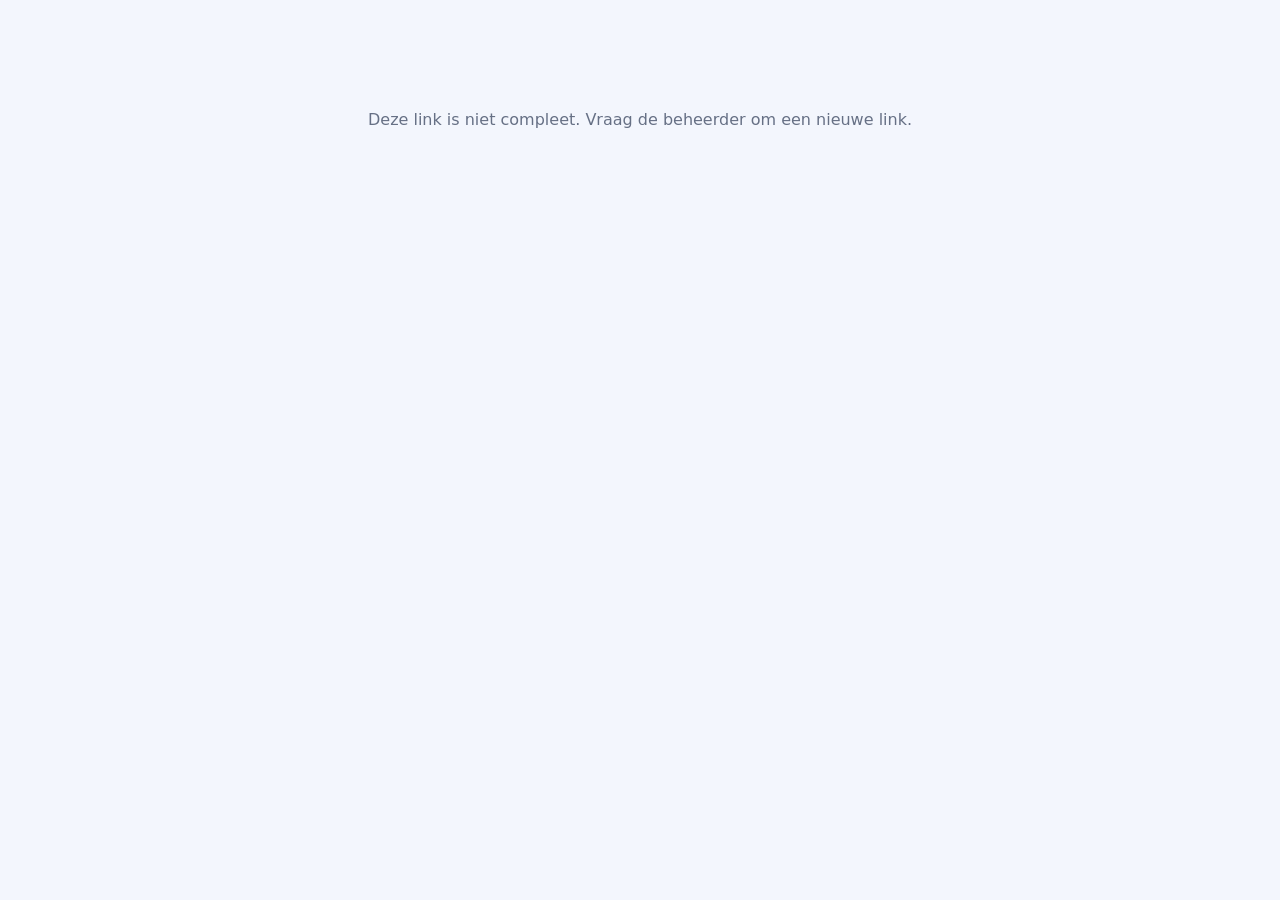
<file: bestuur/index.html>
<!doctype html>
<html lang="nl">
<head>
<meta charset="utf-8">
<meta name="viewport" content="width=device-width, initial-scale=1, viewport-fit=cover">
<meta name="robots" content="noindex, nofollow">
<meta name="referrer" content="no-referrer">
<title>MJOP · bekijken</title>
<link rel="icon" href="../favicon.svg">
<style>
  :root { --bg:#F3F6FD; --card:#fff; --ink:#0E1424; --text2:#667085; --line:#E6EAF2; --blue:#2F4BFF; --blue-soft:#EAF0FF; --blue-deep:#1B2ECC;
          --ok:#1E7A45; --ok-soft:#E7F8EE; --warn:#A15C00; --warn-soft:#FFF4E5; --bad:#C7362E; }
  @media (prefers-color-scheme: dark) { :root { --bg:#05070D; --card:#11151F; --ink:#F2F4FA; --text2:#98A2B3; --line:#232836; --blue:#5C74FF; --blue-soft:#1B2347; --blue-deep:#A9B4FF;
          --ok:#4ADE80; --ok-soft:#0F2A1B; --warn:#FFB547; --warn-soft:#2E2212; --bad:#FF7A70; } }
  * { box-sizing: border-box; }
  body { margin: 0; background: var(--bg); color: var(--ink); font: 16px/1.45 -apple-system, BlinkMacSystemFont, "SF Pro Text", "Segoe UI", system-ui, sans-serif; -webkit-font-smoothing: antialiased; font-variant-numeric: tabular-nums; }
  main { max-width: 760px; margin: 0 auto; padding: 28px 18px 60px; }
  .top { display: flex; align-items: center; gap: 12px; }
  .logo { width: 40px; height: 40px; border-radius: 12px; background: #2F4BFF; color: #fff; font-weight: 700; font-size: 22px; display: flex; align-items: center; justify-content: center; box-shadow: 0 8px 20px rgba(47,75,255,.35); }
  .brand { font-weight: 700; } .muted { color: var(--text2); }
  h1 { font-size: clamp(28px, 6vw, 40px); letter-spacing: -.03em; line-height: 1.1; margin: 26px 0 4px; }
  .card { background: var(--card); border-radius: 22px; padding: 20px; box-shadow: 0 1px 2px rgba(14,20,36,.04), 0 12px 32px rgba(47,75,255,.07); margin-top: 16px; }
  @media (prefers-color-scheme: dark) { .card { box-shadow: none; border: .5px solid rgba(255,255,255,.06); } }
  .hero { background: linear-gradient(135deg, #2F4BFF, #1B2ECC); color: #fff; }
  .hero .muted { color: rgba(255,255,255,.75); }
  .big { font-size: clamp(36px, 9vw, 52px); font-weight: 700; letter-spacing: -.035em; line-height: 1.05; }
  .grid { display: grid; grid-template-columns: repeat(auto-fit, minmax(160px, 1fr)); gap: 12px; margin-top: 16px; }
  .tile { background: var(--card); border-radius: 18px; padding: 14px 16px; box-shadow: 0 1px 2px rgba(14,20,36,.04), 0 10px 26px rgba(47,75,255,.06); }
  .tile b { display: block; font-size: 22px; letter-spacing: -.02em; margin-top: 2px; }
  .bars { display: flex; align-items: flex-end; gap: 8px; height: 140px; margin-top: 14px; }
  .bar { flex: 1; display: flex; flex-direction: column; align-items: center; gap: 6px; height: 100%; justify-content: flex-end; font-size: 12px; color: var(--text2); }
  .bar span { width: 100%; border-radius: 8px; background: color-mix(in srgb, var(--blue) 25%, transparent); min-height: 4px; }
  .bar.peak span { background: linear-gradient(180deg, #5B74FF, var(--blue)); } .bar.peak { color: var(--ink); font-weight: 700; }
  h2 { font-size: 20px; letter-spacing: -.01em; margin: 30px 4px 6px; }
  .year { display: flex; align-items: baseline; gap: 10px; margin: 18px 4px 8px; } .year h3 { margin: 0; font-size: 20px; }
  .chip { display: inline-block; font-size: 12px; font-weight: 600; padding: 3px 10px; border-radius: 999px; background: var(--ink); color: var(--bg); }
  .chip.warn { background: var(--warn-soft); color: var(--warn); } .chip.ok { background: var(--ok-soft); color: var(--ok); }
  .year .amt { margin-left: auto; color: var(--text2); font-weight: 600; }
  .row { display: flex; gap: 12px; padding: 12px 0; border-top: .5px solid var(--line); } .row:first-child { border-top: 0; }
  .row .n { flex: 1; } .row .a { font-weight: 600; white-space: nowrap; }
  ul.notes { padding-left: 18px; color: var(--text2); font-size: 14px; } ul.notes li { margin: 6px 0; }
  .actions { display: flex; gap: 10px; margin-top: 22px; flex-wrap: wrap; }
  button { font: 600 16px/1 inherit; font-family: inherit; border: 0; border-radius: 999px; padding: 15px 22px; cursor: pointer; background: var(--blue); color: #fff; box-shadow: 0 8px 20px rgba(47,75,255,.3); }
  .state { text-align: center; padding: 80px 10px; color: var(--text2); }
  footer { margin-top: 36px; font-size: 13px; color: var(--text2); text-align: center; }
  @media print { body { background: #fff; color: #000; } .card, .tile { box-shadow: none; border: 1px solid #ddd; } .hero { background: #fff; color: #000; } .hero .muted { color: #555; } .actions { display: none; } }
</style>
</head>
<body>
<main id="app"><div class="state">Plan laden…</div></main>
<script>
(function () {
  var SUPABASE = 'https://tcxmkmbupbknklwiijoq.supabase.co';
  var KEY = 'sb_publishable_IfhXai-_KQiHnf2tNcXeLQ_k2FsUaN0';   // publieke sleutel; toegang loopt via de functie get_project_share
  var app = document.getElementById('app');
  var token = new URLSearchParams(location.search).get('t') || '';

  function el(tag, cls, text) { var n = document.createElement(tag); if (cls) n.className = cls; if (text != null) n.textContent = text; return n; }
  function euro(v) { return v == null ? 'onbekend' : '€ ' + Math.round(v).toLocaleString('nl-NL'); }
  function state(text) { app.textContent = ''; app.appendChild(el('div', 'state', text)); }

  if (!/^[A-Za-z0-9_-]{32,}$/.test(token)) { state('Deze link is niet compleet. Vraag de beheerder om een nieuwe link.'); return; }

  fetch(SUPABASE + '/rest/v1/rpc/get_project_share', {
    method: 'POST', headers: { 'apikey': KEY, 'Authorization': 'Bearer ' + KEY, 'Content-Type': 'application/json' },
    body: JSON.stringify({ t: token })
  }).then(function (r) { return r.ok ? r.json() : null; }).then(function (res) {
    if (!res || !res.snapshot) { state('Deze link werkt niet meer: hij is ingetrokken of verlopen. Vraag de beheerder om een nieuwe link.'); return; }
    render(res.snapshot, res.show_amounts, res);
  }).catch(function () { state('Het plan kon niet worden geladen. Controleer je internetverbinding en probeer het opnieuw.'); });

  function render(s, amounts, meta) {
    app.textContent = '';
    document.title = 'MJOP ' + (s.naam || '');
    var top = el('div', 'top'); top.appendChild(el('div', 'logo', 'M'));
    var tb = el('div'); tb.appendChild(el('div', 'brand', 'MJOP Live')); tb.appendChild(el('div', 'muted', 'Meerjarenonderhoudsplan om te bekijken'));
    top.appendChild(tb); app.appendChild(top);

    app.appendChild(el('h1', null, s.naam || 'Gebouw'));
    app.appendChild(el('div', 'muted', [s.adres, s.periode ? 'MJOP ' + s.periode : null].filter(Boolean).join(' · ')));

    var hero = el('div', 'card hero');
    hero.appendChild(el('div', 'muted', 'Geraamd onderhoud ' + (s.periode || '')));
    hero.appendChild(el('div', 'big', amounts ? euro(s.totaal) : s.posten + ' onderhoudsposten'));
    if (amounts && s.piek) hero.appendChild(el('div', 'muted', 'Duurste jaar ' + s.piek.jaar + ' · ' + euro(s.piek.bedrag)));
    app.appendChild(hero);

    var grid = el('div', 'grid');
    function tile(label, value) { var t = el('div', 'tile'); t.appendChild(el('div', 'muted', label)); t.appendChild(el('b', null, value)); grid.appendChild(t); }
    if (amounts && s.bijdrage != null) tile('Bijdrage per appartement per maand', euro(s.bijdrage));
    if (amounts && s.nodig != null) tile('Nodig om het fonds niet onder € 0 te laten komen', euro(s.nodig));
    if (amounts && s.laagste) tile('Laagste stand reservefonds', euro(s.laagste.saldo) + ' in ' + s.laagste.jaar);
    tile('Beoordeeld', (s.beoordeeld || 0) + ' van ' + (s.posten || 0) + ' posten');
    app.appendChild(grid);

    var years = s.jaren || [];
    if (amounts && years.length) {
      var c = el('div', 'card'); c.appendChild(el('div', 'muted', 'Kosten per jaar'));
      var bars = el('div', 'bars'); var max = Math.max.apply(null, years.map(function (y) { return y.bedrag || 0; }).concat([1]));
      years.forEach(function (y) { var b = el('div', 'bar' + (s.piek && s.piek.jaar === y.jaar ? ' peak' : '')); var sp = el('span'); sp.style.height = Math.max(3, (y.bedrag || 0) / max * 100) + '%'; b.appendChild(sp); b.appendChild(document.createTextNode(String(y.jaar).slice(2))); bars.appendChild(b); });
      c.appendChild(bars); app.appendChild(c);
    }

    app.appendChild(el('h2', null, 'Planning'));
    years.filter(function (y) { return (y.posten || []).length; }).forEach(function (y) {
      var h = el('div', 'year'); h.appendChild(el('h3', null, String(y.jaar)));
      if (s.piek && s.piek.jaar === y.jaar && amounts) h.appendChild(el('span', 'chip', 'Duurste jaar'));
      if (amounts) h.appendChild(el('span', 'amt', euro(y.bedrag)));
      app.appendChild(h);
      var c = el('div', 'card'); c.style.marginTop = '0'; c.style.padding = '6px 20px';
      y.posten.forEach(function (p) { var r = el('div', 'row'); r.appendChild(el('div', 'n', p.naam)); if (amounts) r.appendChild(el('div', 'a', euro(p.bedrag))); c.appendChild(r); });
      app.appendChild(c);
    });

    app.appendChild(el('h2', null, 'Bronnen en aannames'));
    var ul = el('ul', 'notes'); (s.bronnen || []).forEach(function (t) { ul.appendChild(el('li', null, t)); }); app.appendChild(ul);

    var a = el('div', 'actions'); var pr = el('button', null, 'Afdrukken of opslaan als PDF'); pr.onclick = function () { window.print(); }; a.appendChild(pr); app.appendChild(a);
    var made = s.gemaakt_op ? new Date(s.gemaakt_op).toLocaleDateString('nl-NL', { day: 'numeric', month: 'long', year: 'numeric' }) : '';
    var exp = meta.expires_at ? new Date(meta.expires_at).toLocaleDateString('nl-NL', { day: 'numeric', month: 'long' }) : '';
    app.appendChild(el('footer', null, 'Momentopname van ' + made + (exp ? ' · link geldig tot ' + exp : '') + ' · alleen bekijken'));
  }
})();
</script>
</body>
</html>
</file>
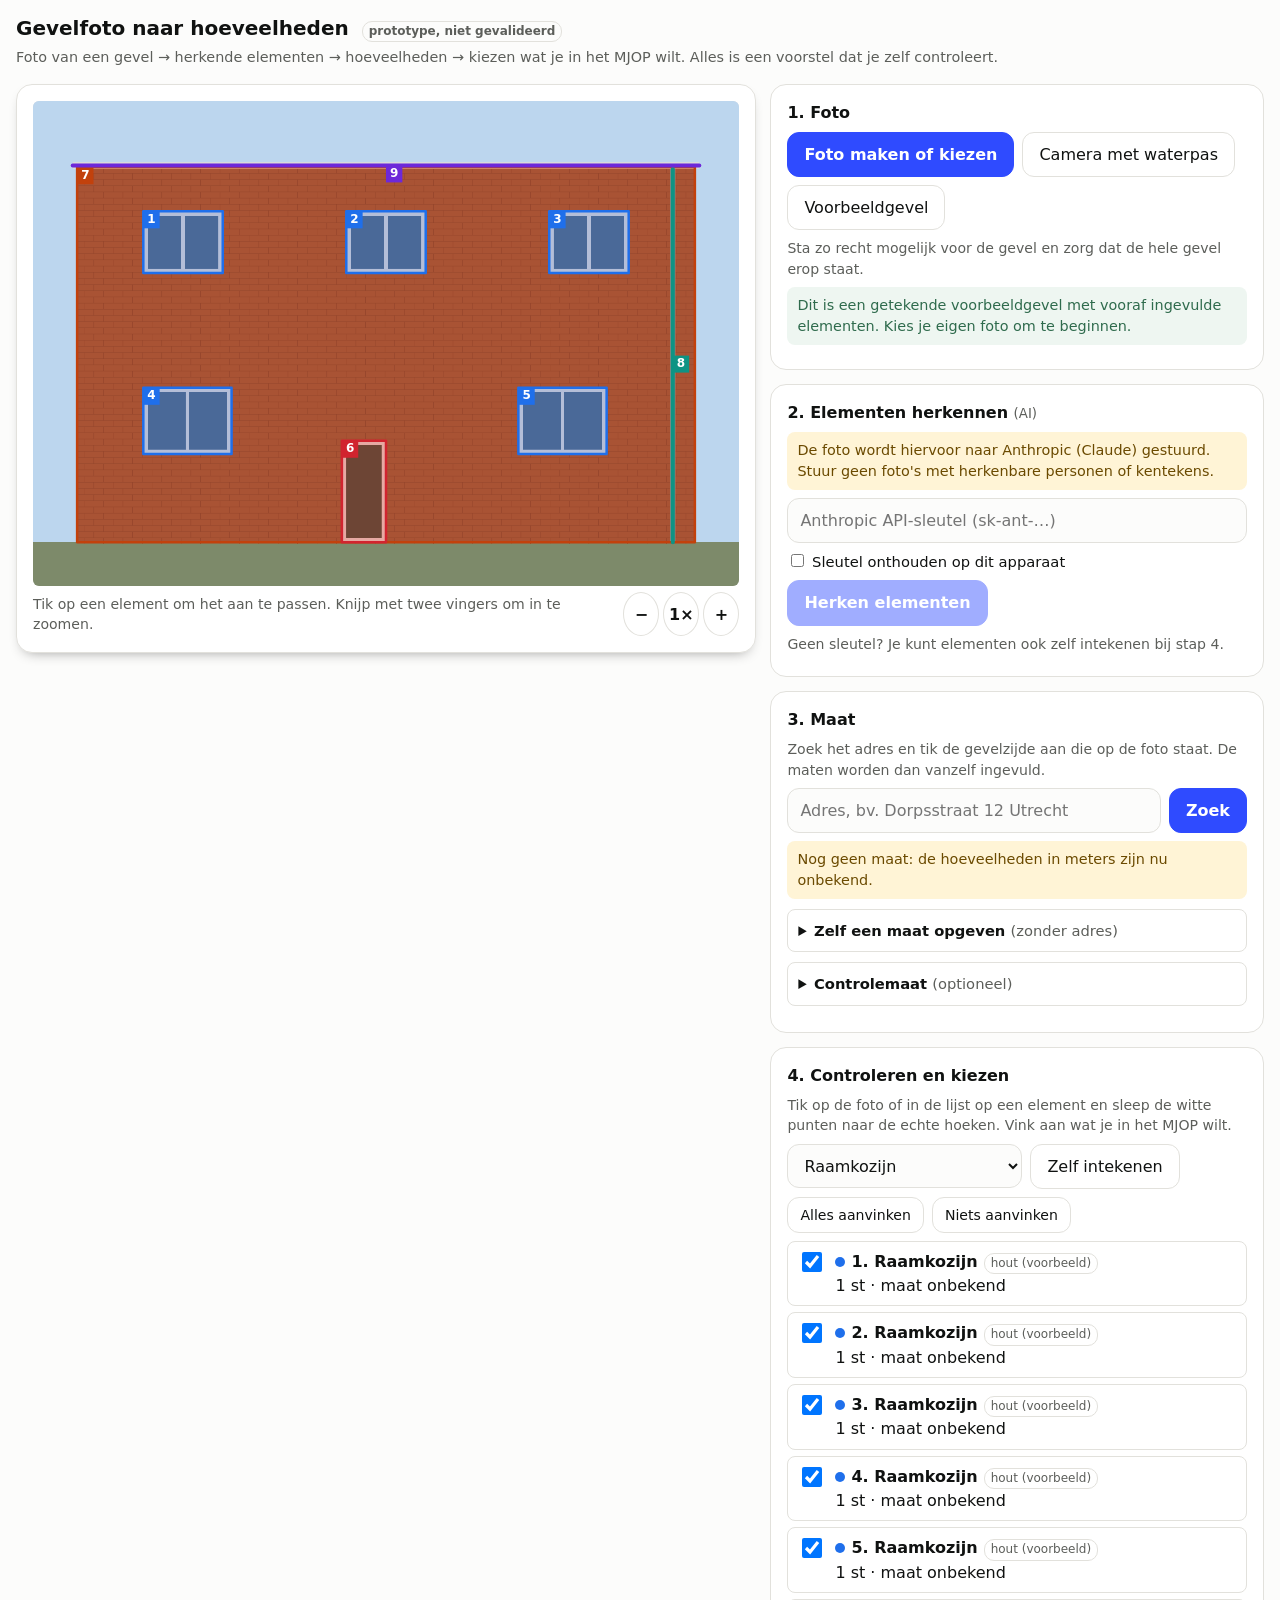
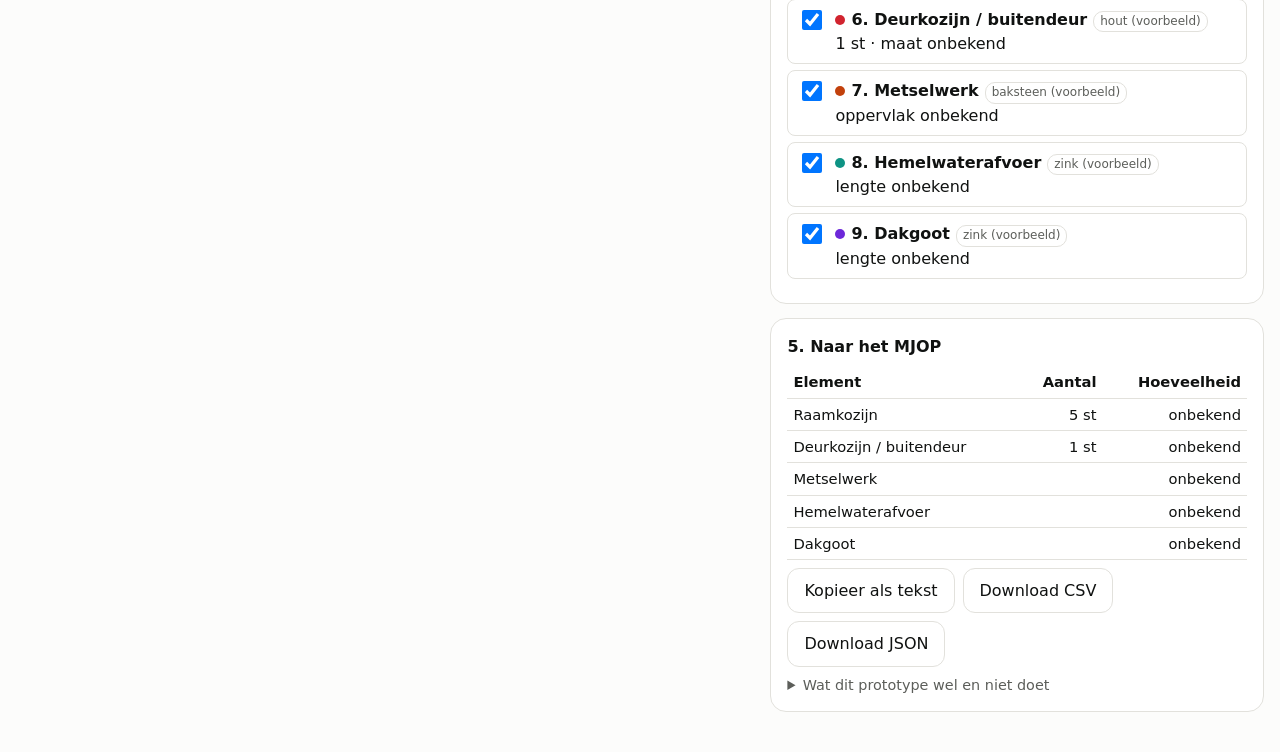
<file: gevelfoto/index.html>
<!doctype html>
<!-- Bron: repository mjop-learning, gevelfoto_prototype/index.html. Wijzig daar en kopieer het bestand hierheen. -->
<html lang="nl">
<head>
<meta charset="utf-8">
<meta name="viewport" content="width=device-width, initial-scale=1">
<title>Gevelfoto naar hoeveelheden</title>
<meta name="claude:viewport-fit-sides" content="cover">
<meta name="robots" content="noindex">
<style>
  :root {
    --bg: #FCFCFB; --panel: #ffffff; --ink: #101211; --muted: #5C5E5A; --line: #E2E1DC;
    --accent: #2F4BFF; --accent-ink: #ffffff; --warn-bg: #fff4d6; --warn-ink: #6b4a00; --err-bg: #FDEEEC; --err-ink: #9E2B22;
    --ok-bg: #EEF6F1; --ok-ink: #2F6B4D;
    --sans: system-ui, -apple-system, "Segoe UI", sans-serif;
  }
  @media (prefers-color-scheme: dark) { :root:not([data-theme="light"]) {
      --bg: #101211; --panel: #161917; --ink: #FCFCFB; --muted: #B4B8B5; --line: #2C302E;
      --accent: #7E8FFF; --accent-ink: #0c1020; --warn-bg: #3d3212; --warn-ink: #f3d78a; --err-bg: #47201c; --err-ink: #f6b5ad;
      --ok-bg: #1b3a24; --ok-ink: #a6e0b5; color-scheme: dark; } }
  :root[data-theme="dark"] {
      --bg: #101211; --panel: #161917; --ink: #FCFCFB; --muted: #B4B8B5; --line: #2C302E;
      --accent: #7E8FFF; --accent-ink: #0c1020; --warn-bg: #3d3212; --warn-ink: #f3d78a; --err-bg: #47201c; --err-ink: #f6b5ad;
      --ok-bg: #1b3a24; --ok-ink: #a6e0b5; color-scheme: dark; }
  * { box-sizing: border-box; }
  [hidden] { display: none !important; }
  body { margin: 0; background: var(--bg); color: var(--ink); font: 16px/1.45 var(--sans); }
  /* Ingebed in de MJOP-app (?ingebed=1): de app zelf toont de kop en de terugknop. */
  html.ingebed header, html.ingebed #linkBar { display: none !important; }
  html.ingebed main { padding-block-start: 4px; }
  header { padding-block: 14px 6px; padding-left: max(16px, env(safe-area-inset-left, 0px)); padding-right: max(16px, env(safe-area-inset-right, 0px)); max-width: 1280px; margin: 0 auto; }
  h1 { font-size: 1.25rem; margin: 0 0 4px; }
  header p { margin: 0; color: var(--muted); font-size: .9rem; }
  main { display: grid; gap: 14px; padding-block: 10px 40px; padding-left: max(16px, env(safe-area-inset-left, 0px)); padding-right: max(16px, env(safe-area-inset-right, 0px)); max-width: 1280px; margin: 0 auto; grid-template-columns: minmax(0, 1fr); }
  @media (min-width: 980px) { main { grid-template-columns: minmax(0, 1.5fr) minmax(340px, 1fr); align-items: start; } }
  section, #stage { background: var(--panel); border: 1px solid var(--line); border-radius: 16px; padding: 16px; min-width: 0; }
  /* De foto blijft in beeld terwijl je door de stappen scrolt; de band erboven dekt wat eronderdoor schuift. */
  #stage { position: sticky; top: calc(env(safe-area-inset-top, 0px) + 6px); z-index: 5; box-shadow: 0 6px 14px -8px #0007; }
  body::before { content: ""; position: fixed; inset: 0 0 auto; height: calc(env(safe-area-inset-top, 0px) + 6px); z-index: 10; background: var(--bg); }
  @media (max-width: 979px) { #stage { padding: 8px; } }
  .row > * { min-width: 0; } select, input[type=text], input[type=password] { max-width: 100%; }
  .msg { overflow-wrap: anywhere; }
  details.sub > summary { color: var(--ink); font-weight: 600; font-size: .92rem; }
  details.sub > summary span { font-weight: 400; color: var(--muted); }
  #panel { display: grid; gap: 14px; grid-template-columns: minmax(0, 1fr); }
  h2 { font-size: 1rem; margin: 0 0 8px; }
  h2 small { font-weight: 400; color: var(--muted); }
  p { margin: 6px 0; }
  .muted { color: var(--muted); font-size: .88rem; }
  .row { display: flex; flex-wrap: wrap; gap: 8px; align-items: center; margin: 8px 0; }
  button, .filebtn { font: inherit; padding: 10px 16px; min-height: 44px; border-radius: 12px; border: 1px solid var(--line); background: var(--panel); color: var(--ink); cursor: pointer; }
  button.primary, .filebtn { background: var(--accent); color: var(--accent-ink); border-color: var(--accent); font-weight: 600; }
  button:disabled { opacity: .45; cursor: not-allowed; }
  button.small { padding: 6px 12px; min-height: 36px; font-size: .88rem; }
  input[type=text], input[type=password], select { font: inherit; padding: 10px 12px; min-height: 44px; border-radius: 12px; border: 1px solid var(--line); background: var(--bg); color: var(--ink); min-width: 0; }
  input.num { width: 7em; }
  label { font-size: .92rem; }
  .filebtn input { display: none; }
  .msg { padding: 8px 10px; border-radius: 8px; font-size: .9rem; margin: 8px 0; }
  .msg.warn { background: var(--warn-bg); color: var(--warn-ink); }
  .msg.err { background: var(--err-bg); color: var(--err-ink); }
  .msg.ok { background: var(--ok-bg); color: var(--ok-ink); }
  .msg:empty { display: none; }
  #canvasWrap { position: relative; }
  #stageFoot { display: flex; gap: 8px; align-items: center; margin-top: 6px; } #stageFoot #hint { flex: 1; min-width: 0; margin: 0; }
  #zoomBar { display: flex; gap: 4px; flex: none; }
  #zoomBar button { width: 36px; height: 36px; padding: 0; border-radius: 50%; font-weight: 700; }
  #camView { overflow: hidden; touch-action: none; }
  #camZoomRow { display: flex; gap: 10px; align-items: center; padding: 8px 14px 0; background: #111; font-size: .9rem; }
  #camWide { padding: 6px 12px; min-height: 36px; border-radius: 18px; background: #2a2a2a; color: #fff; border-color: #555; font-size: .85rem; white-space: nowrap; }
  #camZoomRow input { flex: 1; min-width: 0; } #camZoomVal { min-width: 3.2em; text-align: right; font-variant-numeric: tabular-nums; }
  canvas { display: block; margin: 0 auto; border-radius: 6px; background: #8884; touch-action: none; }
  canvas.busy { cursor: crosshair; }
  #hint { min-height: 1.4em; font-size: .88rem; margin: 6px 0 0; }
  #empty { padding: 60px 10px; text-align: center; color: var(--muted); }
  ul#items { list-style: none; margin: 8px 0; padding: 0; display: grid; gap: 6px; }
  ul#items li { border: 1px solid var(--line); border-radius: 8px; padding: 8px 10px; display: grid; grid-template-columns: auto minmax(0, 1fr); gap: 4px 10px; align-items: start; cursor: pointer; }
  ul#items li.active { border-color: var(--accent); box-shadow: 0 0 0 2px color-mix(in srgb, var(--accent) 30%, transparent); }
  ul#items li input[type=checkbox] { width: 20px; height: 20px; margin-top: 2px; }
  .dot { display: inline-block; width: 10px; height: 10px; border-radius: 50%; margin-right: 6px; }
  .qty { font-variant-numeric: tabular-nums; }
  .tag { font-size: .75rem; padding: 1px 6px; border-radius: 10px; border: 1px solid var(--line); color: var(--muted); margin-left: 6px; display: inline-block; max-width: 100%; overflow-wrap: anywhere; }
  .edit { grid-column: 1 / -1; display: flex; flex-wrap: wrap; gap: 8px; align-items: center; padding-top: 6px; border-top: 1px dashed var(--line); }
  table { border-collapse: collapse; width: 100%; font-size: .92rem; }
  th, td { text-align: left; padding: 5px 6px; border-bottom: 1px solid var(--line); }
  td.n, th.n { text-align: right; font-variant-numeric: tabular-nums; }
  .sub { border: 1px solid var(--line); border-radius: 8px; padding: 10px; margin: 10px 0; }
  .sub > strong { font-size: .92rem; }
  #bagMap svg { width: 100%; max-height: 260px; display: block; margin-top: 6px; }
  #bagMap .side { stroke: var(--muted); stroke-width: 3; cursor: pointer; }
  #bagMap .side.on { stroke: var(--accent); stroke-width: 6; }
  #bagMap .hit { stroke: transparent; stroke-width: 22; cursor: pointer; }
  #bagMap text { font: 600 11px system-ui, sans-serif; fill: var(--ink); pointer-events: none; }
  #cam { position: fixed; inset: 0; z-index: 20; background: #000; color: #fff; display: flex; flex-direction: column; }
  #camView { position: relative; flex: 1; min-height: 0; }
  #camVideo { width: 100%; height: 100%; object-fit: contain; display: block; }
  #level { position: absolute; left: 50%; top: 50%; width: 130px; height: 130px; margin: -65px 0 0 -65px; border: 2px solid #fff; border-radius: 50%; box-shadow: 0 0 0 1px #0008; }
  #level::before, #level::after { content: ""; position: absolute; background: #fff; opacity: .7; }
  #level::before { left: 50%; top: 35%; width: 1px; height: 30%; } #level::after { top: 50%; left: 35%; height: 1px; width: 30%; }
  #levelDot { position: absolute; left: 50%; top: 50%; width: 26px; height: 26px; margin: -13px 0 0 -13px; border-radius: 50%; background: #ffb020; border: 2px solid #000; }
  #level.ok { border-color: #3ddc84; } #level.ok #levelDot { background: #3ddc84; }
  #level.off { opacity: .35; } #level.off #levelDot { display: none; }
  #camText { margin: 0; padding: 10px 14px; text-align: center; font-size: .95rem; min-height: 3.2em; background: #111; }
  #camBar { display: flex; gap: 10px; justify-content: space-between; padding: 10px 14px calc(12px + env(safe-area-inset-bottom)); background: #111; }
  #camBar button { background: #2a2a2a; color: #fff; border-color: #555; } #camBar button.primary { background: #fff; color: #000; border-color: #fff; min-width: 9em; }
  details summary { cursor: pointer; color: var(--muted); font-size: .9rem; }
</style>
</head>
<body>
<header>
  <h1>Gevelfoto naar hoeveelheden <span class="tag">prototype, niet gevalideerd</span></h1>
  <p>Foto van een gevel → herkende elementen → hoeveelheden → kiezen wat je in het MJOP wilt. Alles is een voorstel dat je zelf controleert.</p>
</header>
<div id="linkBar" hidden style="max-width:1280px;margin:0 auto;padding-left:max(16px, env(safe-area-inset-left, 0px));padding-right:max(16px, env(safe-area-inset-right, 0px))"><div class="msg ok"><span id="linkText"></span> <a id="linkBack" href="#">Terug zonder versturen</a></div></div>
<main>
  <div id="stage">
    <div id="canvasWrap">
      <div id="empty">Kies eerst een foto, of probeer de voorbeeldgevel.</div>
      <canvas id="cv" hidden></canvas>
    </div>
    <div id="stageFoot"><p id="hint" class="muted"></p><div id="zoomBar" hidden><button id="zoomOut" aria-label="Uitzoomen">−</button><button id="zoomReset" aria-label="Hele foto tonen">1×</button><button id="zoomIn" aria-label="Inzoomen">+</button></div></div>
  </div>

  <div id="panel">
    <section>
      <h2>1. Foto</h2>
      <div class="row">
        <label class="filebtn">Foto maken of kiezen<input id="file" type="file" accept="image/*" capture="environment"></label>
        <button id="camBtn">Camera met waterpas</button>
        <button id="demoBtn">Voorbeeldgevel</button>
      </div>
      <p class="muted">Sta zo recht mogelijk voor de gevel en zorg dat de hele gevel erop staat.</p>
      <div id="photoMsg" class="msg"></div>
    </section>

    <section>
      <h2>2. Elementen herkennen <small>(AI)</small></h2>
      <div id="aiNote" class="msg warn">De foto wordt hiervoor naar Anthropic (Claude) gestuurd. Stuur geen foto's met herkenbare personen of kentekens.</div>
      <div class="row" id="keyRow">
        <input id="key" type="password" placeholder="Anthropic API-sleutel (sk-ant-…)" autocomplete="off" style="flex:1">
      </div>
      <div class="row" id="rememberRow">
        <label><input id="remember" type="checkbox"> Sleutel onthouden op dit apparaat</label>
      </div>
      <div class="row">
        <button id="detectBtn" class="primary" disabled>Herken elementen</button>
        <span id="detectStatus" class="muted"></span>
      </div>
      <div id="detectMsg" class="msg"></div>
      <p class="muted" id="noKeyNote">Geen sleutel? Je kunt elementen ook zelf intekenen bij stap 4.</p>
    </section>

    <section>
      <h2>3. Maat</h2>
      <p class="muted">Zoek het adres en tik de gevelzijde aan die op de foto staat. De maten worden dan vanzelf ingevuld.</p>
      <div id="hostedNote" class="msg warn" hidden></div>
      <div id="bagBlock">
        <div class="row">
          <input id="addr" type="text" placeholder="Adres, bv. Dorpsstraat 12 Utrecht" style="flex:1" autocomplete="off" enterkeyhint="search">
          <button id="addrBtn" class="primary">Zoek</button>
        </div>
        <div class="row" id="addrPickRow" hidden><select id="addrPick" style="flex:1"></select></div>
        <div id="bagMap"></div>
        <div id="bagMsg" class="msg"></div>
        <div class="row" id="bagPickRow" hidden><button id="bagPick">Gevelhoeken zelf aanwijzen</button></div>
      </div>
      <div id="refMsg" class="msg"></div>
      <details class="sub" id="manualRef">
        <summary>Zelf een maat opgeven <span>(zonder adres)</span></summary>
        <div class="row">
          <label><input type="radio" name="refmode" value="line" checked> Eén maat (foto recht van voren)</label>
        </div>
        <div class="row">
          <label><input type="radio" name="refmode" value="rect"> Rechthoek met breedte en hoogte (een groot vlak corrigeert ook een schuine foto)</label>
        </div>
        <div class="row">
          <button id="refPick" disabled>Punten aanwijzen</button>
          <button id="refFromSel" disabled title="Gebruik de hoeken van het geselecteerde element">Geselecteerd element gebruiken</button>
        </div>
        <div class="row" id="refLineInputs">
          <label>Lengte <input id="refLen" class="num" type="text" inputmode="decimal" placeholder="bv. 2,30"> m</label>
        </div>
        <div class="row" id="refRectInputs" hidden>
          <label>Breedte <input id="refW" class="num" type="text" inputmode="decimal" placeholder="bv. 0,93"> m</label>
          <label>Hoogte <input id="refH" class="num" type="text" inputmode="decimal" placeholder="bv. 2,31"> m</label>
        </div>
      </details>
      <details class="sub" id="checkBox">
        <summary>Controlemaat <span>(optioneel)</span></summary>
        <p class="muted">Alleen ter controle: dit verandert niets aan de hoeveelheden. Wijs iets aan wat je zelf hebt opgemeten, bijvoorbeeld een deurhoogte.</p>
        <div class="row">
          <button id="checkPick" disabled>Punten aanwijzen</button>
          <label>Echte lengte <input id="checkLen" class="num" type="text" inputmode="decimal" placeholder="bv. 2,30"> m</label>
        </div>
        <div id="checkMsg" class="msg"></div>
      </details>
    </section>

    <section>
      <h2>4. Controleren en kiezen</h2>
      <p class="muted">Tik op de foto of in de lijst op een element en sleep de witte punten naar de echte hoeken. Vink aan wat je in het MJOP wilt.</p>
      <div class="row">
        <select id="addType"></select>
        <button id="addBtn" disabled>Zelf intekenen</button>
        <button id="polyDone" hidden>Klaar met vlak</button>
        <button id="cancelTool" hidden>Annuleren</button>
      </div>
      <div class="row">
        <button id="allOn" class="small" disabled>Alles aanvinken</button>
        <button id="allOff" class="small" disabled>Niets aanvinken</button>
      </div>
      <ul id="items"></ul>
      <div id="itemsMsg" class="msg"></div>
    </section>

    <section>
      <h2>5. Naar het MJOP</h2>
      <div id="totals"></div>
      <div class="row">
        <button id="sendBtn" class="primary" hidden disabled>Naar Mijn MJOP sturen</button>
        <button id="copyBtn" disabled>Kopieer als tekst</button>
        <button id="csvBtn" disabled>Download CSV</button>
        <button id="jsonBtn" disabled>Download JSON</button>
      </div>
      <div id="exportMsg" class="msg"></div>
      <details>
        <summary>Wat dit prototype wel en niet doet</summary>
        <p class="muted">Hoeveelheden worden door vaste rekenregels in deze pagina berekend uit de aangewezen punten en jouw referentiemaat, niet door het AI-model. Het model wijst alleen aan waar iets zit en doet een inschatting van het materiaal. Er is geen conditiescore, geen prijs en geen NEN 2767-beoordeling. De nauwkeurigheid op echte gevels is niet gemeten. De export bevat geen foto.</p>
      </details>
    </section>
  </div>
</main>

<div id="cam" hidden>
  <div id="camView"><video id="camVideo" playsinline autoplay muted></video><div id="level" class="off"><div id="levelDot"></div></div></div>
  <p id="camText"></p>
  <div id="camZoomRow"><span>Zoom</span><input id="camZoom" type="range" min="1" max="4" step="0.1" value="1" aria-label="Zoom"><span id="camZoomVal">1,0×</span><button id="camWide" type="button" hidden></button></div>
  <div id="camBar"><button id="camClose">Sluiten</button><button id="camShot" class="primary">Foto maken</button></div>
</div>

<script>
"use strict";
// ---------------------------------------------------------------------------------------------------------------------
// Gevelfoto-prototype. Eén zelfstandig bestand, geen build, geen externe scripts.
// Rolverdeling: het AI-model levert alleen POSITIES (pixels) en een materiaalinschatting; alle hoeveelheden komen uit de
// deterministische functies hieronder (referentiemaat -> meters). Zonder referentiemaat blijft elke maat onbekend (null).
// ---------------------------------------------------------------------------------------------------------------------

const MODEL = "claude-opus-5-5";
const PROMPT_VERSION = "gevelfoto_v0.1";
const MAX_EDGE = 2000;            // lange zijde van de afbeelding die naar het model gaat (pixels)
const API_URL = "https://api.anthropic.com/v1/messages";

// kind: quad = vierhoek (kozijn e.d.), line = lijn (hwa, goot), poly = vlak (metselwerk)
const TYPES = {
  kozijn_raam:    { label: "Raamkozijn",            kind: "quad", color: "#1f6feb", opening: true },
  kozijn_deur:    { label: "Deurkozijn / buitendeur", kind: "quad", color: "#d1242f", opening: true },
  garagedeur:     { label: "Garagedeur",            kind: "quad", color: "#b3541e", opening: true },
  metselwerk:     { label: "Metselwerk",            kind: "poly", color: "#c2410c", wall: true },
  stucwerk:       { label: "Stucwerk",              kind: "poly", color: "#a16207", wall: true },
  gevelbekleding: { label: "Gevelbekleding",        kind: "poly", color: "#7c5e10", wall: true },
  hwa:            { label: "Hemelwaterafvoer",      kind: "line", color: "#0e9384" },
  dakgoot:        { label: "Dakgoot",               kind: "line", color: "#6d28d9" },
  boeiboord:      { label: "Boeiboord / dakrand",   kind: "line", color: "#be185d" },
  waterslag:      { label: "Waterslag / lekdorpel", kind: "line", color: "#0369a1" },
  hekwerk:        { label: "Hekwerk / balustrade",  kind: "line", color: "#4d7c0f" },
  balkon:         { label: "Balkon",                kind: "quad", color: "#8250df" },
  luifel:         { label: "Luifel",                kind: "quad", color: "#57606a" },
  rooster:        { label: "Ventilatierooster",     kind: "quad", color: "#1a7f37" },
  overig:         { label: "Overig",                kind: "quad", color: "#6e7781" },
};

const $ = (id) => document.getElementById(id);
const state = { img: null, W: 0, H: 0, photoName: null, elements: [], active: null, nextId: 1,
                ref: { mode: "line", pts: null }, check: { pts: null }, tool: null, drag: null, recognition: null, capture: null,
                view: { z: 1, ox: 0, oy: 0 },
                bag: { docs: [], address: null, pand: null, sides: [], heights: null, side: null } };

// ------------------------------------------------ rekenkern (zuivere functies) ---------------------------------------
const Geo = {
  dist: (a, b) => Math.hypot(a[0] - b[0], a[1] - b[1]),
  area(pts) { let s = 0; for (let i = 0; i < pts.length; i++) { const a = pts[i], b = pts[(i + 1) % pts.length]; s += a[0] * b[1] - b[0] * a[1]; } return Math.abs(s) / 2; },
  length(pts) { let s = 0; for (let i = 1; i < pts.length; i++) s += Geo.dist(pts[i - 1], pts[i]); return s; },
  centroid(pts) { return [pts.reduce((s, p) => s + p[0], 0) / pts.length, pts.reduce((s, p) => s + p[1], 0) / pts.length]; },
  inside(p, pts) { let c = false; for (let i = 0, j = pts.length - 1; i < pts.length; j = i++) { const a = pts[i], b = pts[j];
      if ((a[1] > p[1]) !== (b[1] > p[1]) && p[0] < (b[0] - a[0]) * (p[1] - a[1]) / (b[1] - a[1]) + a[0]) c = !c; } return c; },
  distToSegment(p, a, b) { const dx = b[0] - a[0], dy = b[1] - a[1], l2 = dx * dx + dy * dy;
    const t = l2 ? Math.max(0, Math.min(1, ((p[0] - a[0]) * dx + (p[1] - a[1]) * dy) / l2)) : 0; return Math.hypot(p[0] - a[0] - t * dx, p[1] - a[1] - t * dy); },
  // Zet vier punten in de volgorde linksboven, rechtsboven, rechtsonder, linksonder (beeld: y omlaag).
  orderQuad(pts) { const c = Geo.centroid(pts); const s = pts.slice().sort((a, b) => Math.atan2(a[1] - c[1], a[0] - c[0]) - Math.atan2(b[1] - c[1], b[0] - c[0]));
    let k = 0; s.forEach((p, i) => { if (p[0] + p[1] < s[k][0] + s[k][1]) k = i; }); return s.slice(k).concat(s.slice(0, k)); },
  boxToQuad(a, b) { const x1 = Math.min(a[0], b[0]), x2 = Math.max(a[0], b[0]), y1 = Math.min(a[1], b[1]), y2 = Math.max(a[1], b[1]); return [[x1, y1], [x2, y1], [x2, y2], [x1, y2]]; },
  // Homografie die vier bronpunten op vier doelpunten afbeeldt (8 vergelijkingen, Gauss-eliminatie met pivotering). null als ontaard.
  homography(src, dst) {
    const A = [];
    for (let i = 0; i < 4; i++) { const [x, y] = src[i], [u, v] = dst[i];
      A.push([x, y, 1, 0, 0, 0, -u * x, -u * y, u]); A.push([0, 0, 0, x, y, 1, -v * x, -v * y, v]); }
    for (let c = 0; c < 8; c++) {
      let p = c; for (let r = c + 1; r < 8; r++) if (Math.abs(A[r][c]) > Math.abs(A[p][c])) p = r;
      if (Math.abs(A[p][c]) < 1e-12) return null;
      [A[c], A[p]] = [A[p], A[c]];
      for (let r = 0; r < 8; r++) if (r !== c) { const f = A[r][c] / A[c][c]; for (let k = c; k < 9; k++) A[r][k] -= f * A[c][k]; }
    }
    const h = A.map((row, i) => row[8] / row[i]);
    return (p) => { const w = h[6] * p[0] + h[7] * p[1] + 1; return [(h[0] * p[0] + h[1] * p[1] + h[2]) / w, (h[3] * p[0] + h[4] * p[1] + h[5]) / w]; };
  },
};

function parseNum(s) { const v = parseFloat(String(s).trim().replace(",", ".")); return Number.isFinite(v) && v > 0 ? v : null; }
const round2 = (v) => v == null ? null : Math.round(v * 100) / 100;
const fmt = (v, d = 2) => v == null ? "onbekend" : v.toLocaleString("nl-NL", { minimumFractionDigits: d, maximumFractionDigits: d });

// Geeft een functie pixel -> meter (op het gevelvlak), of null zolang de referentiemaat niet compleet is.
function metricMap(ref) {
  if (!ref || !ref.pts) return null;
  if (ref.mode === "line") {
    if (ref.pts.length !== 2 || !ref.length) return null;
    const d = Geo.dist(ref.pts[0], ref.pts[1]); if (d < 2) return null;
    const s = ref.length / d; return (p) => [p[0] * s, p[1] * s];
  }
  if (ref.pts.length !== 4 || !ref.w || !ref.h) return null;
  const q = Geo.orderQuad(ref.pts), info = rectInfo(ref, q);
  if (info.perspective) return Geo.homography(q, [[0, 0], [ref.w, 0], [ref.w, ref.h], [0, ref.h]]);
  return (p) => [p[0] * info.scale, p[1] * info.scale];
}

// Een kleine referentierechthoek (bv. één deur) is te gevoelig om er de hele gevel mee recht te trekken: een paar pixels fout in een hoek
// geeft verderop meters fout. Daarom corrigeert alleen een grote rechthoek het perspectief; een kleine levert uitsluitend een schaal.
const PERSPECTIVE_MIN_SHARE = 0.2;
function rectInfo(ref, q) {
  const sx = ref.w / ((Geo.dist(q[0], q[1]) + Geo.dist(q[3], q[2])) / 2), sy = ref.h / ((Geo.dist(q[0], q[3]) + Geo.dist(q[1], q[2])) / 2), scale = (sx + sy) / 2;
  return { perspective: Geo.area(q) / (state.W * state.H) >= PERSPECTIVE_MIN_SHARE, scale, mismatch: Math.abs(sx - sy) / scale };
}

// Hoeveelheden van één element. Alles null zonder referentiemaat; het aantal (stuks) is altijd bekend.
function quantities(el, toM, all) {
  const t = TYPES[el.type], q = { count: 1, width_m: null, height_m: null, area_m2: null, length_m: null, gross_area_m2: null, openings_area_m2: null, net_area_m2: null };
  if (!toM) return q;
  const m = el.pts.map(toM);
  if (m.some((p) => !Number.isFinite(p[0]) || !Number.isFinite(p[1]))) return q;
  if (t.kind === "line") q.length_m = Geo.length(m);
  else if (t.kind === "quad") {
    q.width_m = (Geo.dist(m[0], m[1]) + Geo.dist(m[3], m[2])) / 2;
    q.height_m = (Geo.dist(m[0], m[3]) + Geo.dist(m[1], m[2])) / 2;
    q.area_m2 = Geo.area(m);
  } else {
    q.gross_area_m2 = Geo.area(m);
    // Openingen (kozijnen, deuren) waarvan het middelpunt in dit vlak ligt worden afgetrokken.
    q.openings_area_m2 = all.filter((o) => TYPES[o.type].opening && Geo.inside(Geo.centroid(o.pts), el.pts)).reduce((s, o) => s + Geo.area(o.pts.map(toM)), 0);
    q.net_area_m2 = Math.max(0, q.gross_area_m2 - q.openings_area_m2);
  }
  return q;
}

// De hoeveelheid die in een MJOP-regel hoort: vlakken in m2 (netto), lijnen in m1, de rest in stuks.
function primary(el, q) {
  const k = TYPES[el.type].kind;
  if (k === "poly") return { value: round2(q.net_area_m2), unit: "m2" };
  if (k === "line") return { value: round2(q.length_m), unit: "m1" };
  return { value: 1, unit: "st" };
}

function describe(el, q) {
  const k = TYPES[el.type].kind;
  if (k === "line") return q.length_m == null ? "lengte onbekend" : fmt(q.length_m) + " m¹";
  if (k === "quad") return q.area_m2 == null ? "1 st · maat onbekend" : `1 st · ${fmt(q.width_m)} × ${fmt(q.height_m)} m · ${fmt(q.area_m2)} m²`;
  return q.net_area_m2 == null ? "oppervlak onbekend" : `${fmt(q.net_area_m2)} m² netto (bruto ${fmt(q.gross_area_m2)} − openingen ${fmt(q.openings_area_m2)})`;
}

// ------------------------------------------------ herkenning (extern AI-model) ---------------------------------------
const SCHEMA = {
  type: "object", additionalProperties: false, required: ["elements"],
  properties: { elements: { type: "array", items: {
    type: "object", additionalProperties: false, required: ["type", "points", "material", "confidence", "note"],
    properties: {
      type: { type: "string", enum: Object.keys(TYPES) },
      points: { type: "array", items: { type: "object", additionalProperties: false, required: ["x", "y"], properties: { x: { type: "number" }, y: { type: "number" } } } },
      material: { type: "string" },
      confidence: { type: "string", enum: ["low", "medium", "high"] },
      note: { type: "string" },
    } } } },
};

function buildPrompt(W, H) {
  const list = Object.entries(TYPES).map(([k, t]) => `- ${k} (${t.label}): ${t.kind === "quad" ? "bounding box, exactly 2 points: top-left and bottom-right" : t.kind === "line" ? "polyline along the element, 2 or more points" : "polygon outlining the surface, 3 or more points in order"}`).join("\n");
  return `This is one photo of a building facade in the Netherlands, taken for a multi-year maintenance plan (MJOP). The image is ${W} x ${H} pixels.

Find the building elements that are clearly visible on the facade in the foreground and report where they are. Coordinates are pixels in this image: origin at the top-left corner, x to the right, y down.

Element types and the geometry to return for each:
${list}

Guidelines:
- One physical frame (kozijn) is one element, even when it holds several panes or opening sashes. Box the outer edge of the frame, not the glass.
- For a wall surface (metselwerk, stucwerk, gevelbekleding) return one polygon per continuous surface of one material, following its outer edge and including the window and door openings that lie in it. The openings are subtracted afterwards by the calling program.
- For hwa (downpipe), dakgoot (gutter), boeiboord (fascia), waterslag (sill) and hekwerk (railing), follow the centre line of the element from one end to the other.
- Report only what you can actually see. Leave out elements that are hidden, that belong to a neighbouring building, or that you would have to guess.
- "material": one short Dutch word when the material is clearly recognisable (for example hout, kunststof, aluminium, staal, baksteen, zink, pvc, beton), otherwise an empty string.
- "confidence": how sure you are that the element exists and is of this type.
- "note": at most a few words in Dutch when something limits the result (for example "deels achter boom"), otherwise an empty string.

Do not estimate sizes in metres, condition, defects or costs: measurements are computed separately from your coordinates.

Return only a JSON object of this shape, with no other text:
{"elements": [{"type": "<one of the type keys above>", "points": [{"x": 0, "y": 0}], "material": "", "confidence": "low|medium|high", "note": ""}]}`;
}

async function callModel(apiKey, jpegBase64, W, H) {
  const body = {
    model: MODEL, max_tokens: 16000,
    output_config: { effort: "high", format: { type: "json_schema", schema: SCHEMA } },
    fallbacks: "default",
    messages: [{ role: "user", content: [
      { type: "image", source: { type: "base64", media_type: "image/jpeg", data: jpegBase64 } },
      { type: "text", text: buildPrompt(W, H) } ] }],
  };
  const headers = { "content-type": "application/json", "x-api-key": apiKey, "anthropic-version": "2023-06-01",
                    "anthropic-beta": "server-side-fallback-2026-07-01", "anthropic-dangerous-direct-browser-access": "true" };
  // Twee optionele onderdelen (terugvalmodel bij een weigering, afgedwongen JSON-schema) worden bij een 400-fout één voor één weggelaten,
  // zodat de aanvraag ook werkt als een account of platform ze niet ondersteunt. De prompt vraagt hoe dan ook om alleen JSON.
  const attempts = [
    () => ({ headers, body }),
    () => { const h = { ...headers }; delete h["anthropic-beta"]; const b = { ...body }; delete b.fallbacks; return { headers: h, body: b }; },
    () => { const h = { ...headers }; delete h["anthropic-beta"]; const b = { ...body, output_config: { effort: "high" } }; delete b.fallbacks; return { headers: h, body: b }; },
  ];
  let last = null;
  for (const make of attempts) {
    const a = make();
    let res;
    try { res = await fetch(API_URL, { method: "POST", headers: a.headers, body: JSON.stringify(a.body) }); }
    catch (e) { throw new Error("Geen verbinding met de AI-dienst. Controleer je internet. (" + e.message + ")"); }
    let data = null; try { data = await res.json(); } catch (e) { /* geen JSON */ }
    if (res.ok) return data;
    const detail = data && data.error && data.error.message ? data.error.message : "HTTP " + res.status;
    if (res.status === 401) throw new Error("De API-sleutel is niet geldig.");
    if (res.status === 403) throw new Error("Deze API-sleutel mag dit niet doen: " + detail);
    if (res.status === 429) throw new Error("Te veel aanvragen of tegoed op. Probeer het zo opnieuw. (" + detail + ")");
    if (res.status >= 500) throw new Error("De AI-dienst heeft een storing. Probeer het zo opnieuw. (" + detail + ")");
    last = new Error("De aanvraag is geweigerd: " + detail);
    if (res.status !== 400) throw last;
  }
  throw last;
}

// Haalt de elementen uit het modelantwoord en controleert ze. Ongeldige elementen worden overgeslagen en geteld, nooit gerepareerd door te gokken.
function parseModelResponse(data, W, H) {
  if (!data || data.stop_reason === "refusal") throw new Error("Het model heeft deze foto geweigerd.");
  if (data.stop_reason === "max_tokens") throw new Error("Het antwoord van het model is afgekapt. Probeer een foto met minder elementen.");
  const text = (data.content || []).filter((b) => b.type === "text").map((b) => b.text).join("");
  let obj = null;
  try { obj = JSON.parse(text); } catch (e) { const m = text.match(/\{[\s\S]*\}/); if (m) { try { obj = JSON.parse(m[0]); } catch (e2) { /* blijft null */ } } }
  return parseElements(obj, W, H, 1);
}

// `scale` rekent coördinaten van de (kleinere) afbeelding die het model zag terug naar de werkfoto.
function parseElements(obj, W, H, scale) {
  if (!obj || !Array.isArray(obj.elements)) throw new Error("Het antwoord van het model was niet leesbaar.");
  const out = []; let skipped = 0;
  for (const raw of obj.elements) {
    const t = TYPES[raw && raw.type];
    let pts = raw && Array.isArray(raw.points) ? raw.points.map((p) => [Number(p && p.x) * scale, Number(p && p.y) * scale]) : [];
    if (!t || pts.some((p) => !Number.isFinite(p[0]) || !Number.isFinite(p[1]))) { skipped++; continue; }
    pts = pts.map((p) => [Math.max(0, Math.min(W, p[0])), Math.max(0, Math.min(H, p[1]))]);
    if (t.kind === "quad") { if (pts.length === 2) pts = Geo.boxToQuad(pts[0], pts[1]); else if (pts.length === 4) pts = Geo.orderQuad(pts); else { skipped++; continue; } if (Geo.area(pts) < 16) { skipped++; continue; } }
    else if (t.kind === "line") { if (pts.length < 2 || Geo.length(pts) < 4) { skipped++; continue; } }
    else if (pts.length < 3 || Geo.area(pts) < 16) { skipped++; continue; }
    out.push({ type: raw.type, pts, material: typeof raw.material === "string" && raw.material.trim() ? raw.material.trim().slice(0, 40) : null,
               confidence: ["low", "medium", "high"].includes(raw.confidence) ? raw.confidence : null,
               note: typeof raw.note === "string" && raw.note.trim() ? raw.note.trim().slice(0, 120) : null });
  }
  return { elements: out, skipped };
}

// Gehoste variant (claude.ai-artifact): de pagina vraagt Claude via het account van de kijker, zonder API-sleutel. Het platform verkleint
// een afbeelding tot ongeveer 1,2 megapixel; daarom gaat er een kopie van hooguit 1,1 megapixel heen, met háár afmetingen in de prompt.
const Host = { claude: window.claude && typeof window.claude.use === "function" ? window.claude : null, sample: null, downloads: null };
const HOST_MAX_PIXELS = 1100000;
const HOST_ERRORS = { not_granted: "Je hebt deze pagina geen toestemming gegeven om Claude te gebruiken. Je kunt elementen zelf intekenen bij stap 4.",
  rate_limited: "Te veel aanvragen of je gebruikslimiet is bereikt. Probeer het later opnieuw.", session_expired: "Je bent uitgelogd. Log opnieuw in en probeer het nog eens.",
  image_rejected: "Deze foto wordt niet geaccepteerd. Probeer een andere foto.", images_unavailable: "In deze weergave kan de pagina geen foto naar Claude sturen.",
  refused: "Claude heeft deze foto geweigerd.", invalid_json: "Het antwoord van het model was niet leesbaar. Probeer het opnieuw.", empty_completion: "Het model gaf geen antwoord. Probeer het opnieuw." };

async function callHosted() {
  const lim = await Host.sample.limits().catch(() => null);
  if (!lim || !lim.images) throw new Error(HOST_ERRORS.images_unavailable);
  const k = Math.min(1, Math.sqrt(HOST_MAX_PIXELS / (state.W * state.H))), c = document.createElement("canvas");
  c.width = Math.round(state.W * k); c.height = Math.round(state.H * k); c.getContext("2d").drawImage(state.img, 0, 0, c.width, c.height);
  const blob = await new Promise((ok) => c.toBlob(ok, "image/jpeg", 0.9));
  let obj;
  try { obj = await Host.sample.json(buildPrompt(c.width, c.height), { images: blob, modelTier: "complex", cache: false }); }
  catch (e) { throw new Error(HOST_ERRORS[e && e.code] || "Herkennen is niet gelukt" + (e && e.message ? ": " + e.message : ".")); }
  return { parsed: parseElements(obj, state.W, state.H, state.W / c.width), sent: [c.width, c.height] };
}

// ------------------------------------------------ foto laden ---------------------------------------------------------
async function loadPhoto(file, capture) {
  let bmp;
  try { bmp = await createImageBitmap(file, { imageOrientation: "from-image" }); }
  catch (e) { bmp = await new Promise((ok, no) => { const i = new Image(); i.onload = () => ok(i); i.onerror = () => no(new Error("Deze afbeelding kan niet worden geopend.")); i.src = URL.createObjectURL(file); }); }
  const k = Math.min(1, MAX_EDGE / Math.max(bmp.width, bmp.height));
  const c = document.createElement("canvas"); c.width = Math.round(bmp.width * k); c.height = Math.round(bmp.height * k);
  c.getContext("2d").drawImage(bmp, 0, 0, c.width, c.height);
  setPhoto(c, file.name || "foto", capture);
}

function setPhoto(canvas, name, capture) {
  Object.assign(state, { img: canvas, W: canvas.width, H: canvas.height, photoName: name, elements: [], active: null, nextId: 1, tool: null, drag: null, recognition: null, capture: capture || null });
  state.ref = { mode: state.ref.mode, pts: null }; state.check = { pts: null }; state.bag.side = null; state.view = { z: 1, ox: 0, oy: 0 };
  $("empty").hidden = true; $("cv").hidden = false;
  ["refLen", "refW", "refH", "checkLen"].forEach((id) => { $(id).value = ""; });
  ["detectMsg", "itemsMsg", "exportMsg", "photoMsg"].forEach((id) => setMsg(id, ""));
  refresh();
}

// Voorbeeldgevel met bekende maten (100 pixels per meter) om de pagina zonder sleutel te proberen.
function demoScene() {
  const c = document.createElement("canvas"); c.width = 1600; c.height = 1100; const g = c.getContext("2d");
  g.fillStyle = "#bcd6ee"; g.fillRect(0, 0, 1600, 1100); g.fillStyle = "#7d8a6a"; g.fillRect(0, 1000, 1600, 100);
  g.fillStyle = "#a5553a"; g.fillRect(100, 150, 1400, 850);
  g.strokeStyle = "#8d4630"; g.lineWidth = 1;
  for (let y = 150; y < 1000; y += 14) { g.beginPath(); g.moveTo(100, y); g.lineTo(1500, y); g.stroke(); for (let x = 100 + ((y / 14) % 2) * 22; x < 1500; x += 44) { g.beginPath(); g.moveTo(x, y); g.lineTo(x, y + 14); g.stroke(); } }
  const win = (x, y, w, h, door) => { g.fillStyle = "#f3f1ea"; g.fillRect(x, y, w, h); g.fillStyle = door ? "#35543f" : "#4c6b86"; g.fillRect(x + 10, y + 10, w - 20, h - 20);
    if (!door) { g.fillStyle = "#f3f1ea"; g.fillRect(x + w / 2 - 4, y, 8, h); } };
  const quads = [[250, 250, 180, 140], [710, 250, 180, 140], [1170, 250, 180, 140], [250, 650, 200, 150], [1100, 650, 200, 150]];
  quads.forEach((q) => win(...q)); win(700, 770, 100, 230, true);
  g.fillStyle = "#d8dadc"; g.fillRect(90, 138, 1420, 16); g.fillStyle = "#8a8f94"; g.fillRect(1444, 154, 12, 846);
  const els = quads.map((q) => ({ type: "kozijn_raam", pts: Geo.boxToQuad([q[0], q[1]], [q[0] + q[2], q[1] + q[3]]), material: "hout" }));
  els.push({ type: "kozijn_deur", pts: Geo.boxToQuad([700, 770], [800, 1000]), material: "hout" });
  els.push({ type: "metselwerk", pts: [[100, 150], [1500, 150], [1500, 1000], [100, 1000]], material: "baksteen" });
  els.push({ type: "hwa", pts: [[1450, 154], [1450, 1000]], material: "zink" });
  els.push({ type: "dakgoot", pts: [[90, 146], [1510, 146]], material: "zink" });
  return { canvas: c, elements: els };
}

function addElements(list, source) {
  for (const e of list) state.elements.push({ id: state.nextId++, type: e.type, pts: e.pts, orig: source === "ai" ? { type: e.type, pts: e.pts.map((p) => p.slice()) } : null, material: e.material || null, confidence: e.confidence || null, note: e.note || null, source, edited: false, chosen: true });
}

// ------------------------------------------------ tekenen ------------------------------------------------------------
// Weergave van de foto: z = zoomfactor, (ox, oy) = beeldpunt in de linkerbovenhoek. viewScale = schermpixels per beeldpixel.
const MAX_ZOOM = 8;
function baseScale() { return $("cv").clientWidth / state.W; }
function viewScale() { return baseScale() * state.view.z; }
function clampView() { const v = state.view; v.z = Math.max(1, Math.min(MAX_ZOOM, v.z)); v.ox = Math.max(0, Math.min(state.W - state.W / v.z, v.ox)); v.oy = Math.max(0, Math.min(state.H - state.H / v.z, v.oy)); }
// Zoomt naar factor z en houdt het beeldpunt onder schermpositie (cx, cy; in pixels binnen het canvas) op zijn plek.
function zoomAt(z, cx, cy) { const v = state.view, k0 = viewScale(), ix = cx / k0 + v.ox, iy = cy / k0 + v.oy; v.z = Math.max(1, Math.min(MAX_ZOOM, z)); const k1 = viewScale(); v.ox = ix - cx / k1; v.oy = iy - cy / k1; clampView(); draw(); }
function imageToClient(p) { const r = $("cv").getBoundingClientRect(), k = viewScale(); return [r.left + (p[0] - state.view.ox) * k, r.top + (p[1] - state.view.oy) * k]; }

function draw() {
  const cv = $("cv"); if (!state.img) return;
  // De foto past in de breedte en neemt op een telefoon hooguit een deel van de schermhoogte, zodat de stappen eronder zichtbaar blijven.
  const maxH = window.innerHeight * (window.innerWidth < 980 ? 0.4 : 0.78);
  const dpr = window.devicePixelRatio || 1, cssW = Math.max(120, Math.min($("canvasWrap").clientWidth, maxH * state.W / state.H)), cssH = cssW * state.H / state.W;
  cv.style.width = cssW + "px"; cv.style.height = cssH + "px";
  if (cv.width !== Math.round(cssW * dpr) || cv.height !== Math.round(cssH * dpr)) { cv.width = Math.round(cssW * dpr); cv.height = Math.round(cssH * dpr); }
  clampView();
  const g = cv.getContext("2d"), v = state.view, k = cssW / state.W * v.z, vx0 = v.ox, vy0 = v.oy, vx1 = v.ox + state.W / v.z;
  g.setTransform(dpr * k, 0, 0, dpr * k, -v.ox * dpr * k, -v.oy * dpr * k);
  $("zoomBar").hidden = false; $("zoomReset").textContent = v.z > 1.01 ? fmt(v.z, 1) + "×" : "1×";
  g.drawImage(state.img, 0, 0);
  const px = (v) => v / k;                               // schermpixels -> beeldpixels (lijndikte blijft gelijk bij elk formaat)
  const path = (pts, close) => { g.beginPath(); pts.forEach((p, i) => i ? g.lineTo(p[0], p[1]) : g.moveTo(p[0], p[1])); if (close) g.closePath(); };
  // vlakken eerst, zodat kozijnen en lijnen erbovenop liggen
  const order = state.elements.slice().sort((a, b) => (TYPES[a.type].kind === "poly" ? 0 : 1) - (TYPES[b.type].kind === "poly" ? 0 : 1));
  for (const el of order) {
    const t = TYPES[el.type], act = el.id === state.active;
    g.lineJoin = "round"; g.lineCap = "round"; g.strokeStyle = t.color; g.setLineDash(el.chosen ? [] : [px(6), px(5)]);
    g.lineWidth = px(act ? 4 : t.kind === "line" ? 4 : 2.5);
    path(el.pts, t.kind !== "line");
    if (t.kind !== "line") { g.globalAlpha = el.chosen ? (t.kind === "poly" ? 0.12 : 0.28) : 0.05; g.fillStyle = t.color; g.fill(); g.globalAlpha = 1; }
    g.stroke(); g.setLineDash([]);
    const at = t.kind === "poly" ? el.pts[0] : t.kind === "line" ? [(el.pts[0][0] + el.pts[1][0]) / 2, (el.pts[0][1] + el.pts[1][1]) / 2] : el.pts[0];
    const label = String(el.id); g.font = `600 ${px(12)}px system-ui, sans-serif`;
    const w = g.measureText(label).width + px(8);
    g.fillStyle = t.color; g.fillRect(at[0], at[1], w, px(17)); g.fillStyle = "#fff"; g.textBaseline = "top"; g.fillText(label, at[0] + px(4), at[1] + px(2.5));
    if (act) for (const p of el.pts) { g.beginPath(); g.arc(p[0], p[1], px(8), 0, 7); g.fillStyle = "#fff"; g.fill(); g.lineWidth = px(3); g.strokeStyle = t.color; g.stroke(); }
  }
  // referentiemaat
  const rp = state.ref.pts;
  if (rp && rp.length) {
    g.strokeStyle = "#ffd400"; g.lineWidth = px(3); g.setLineDash([px(8), px(5)]);
    path(state.ref.mode === "rect" && rp.length === 4 ? Geo.orderQuad(rp) : rp, state.ref.mode === "rect" && rp.length === 4); g.stroke(); g.setLineDash([]);
    for (const p of rp) { g.beginPath(); g.arc(p[0], p[1], px(6), 0, 7); g.fillStyle = "#ffd400"; g.fill(); g.lineWidth = px(1.5); g.strokeStyle = "#000"; g.stroke(); }
  }
  const tag = (at, text, bg, fg) => { g.font = `600 ${px(12)}px system-ui, sans-serif`; const w = g.measureText(text).width + px(10);
    const x = Math.max(vx0, Math.min(vx1 - w, at[0] - w / 2)), y = Math.max(vy0, at[1] - px(24)); g.fillStyle = bg; g.fillRect(x, y, w, px(18)); g.fillStyle = fg; g.textBaseline = "top"; g.fillText(text, x + px(5), y + px(3)); };
  const mid = (a, b) => [(a[0] + b[0]) / 2, (a[1] + b[1]) / 2];
  if (rp && rp.length === 2 && state.ref.mode === "line" && state.ref.length) tag(mid(rp[0], rp[1]), `${fmt(state.ref.length)} m${state.ref.source ? " (BAG)" : ""}`, "#ffd400", "#000");
  const cp = state.check.pts;
  if (cp && cp.length === 2) { g.strokeStyle = "#00e5ff"; g.lineWidth = px(3); g.setLineDash([px(3), px(4)]); path(cp, false); g.stroke(); g.setLineDash([]);
    for (const p of cp) { g.beginPath(); g.arc(p[0], p[1], px(5), 0, 7); g.fillStyle = "#00e5ff"; g.fill(); g.lineWidth = px(1.5); g.strokeStyle = "#000"; g.stroke(); }
    const cr = checkResult(); if (cr) tag(mid(cp[0], cp[1]), `controle: ${fmt(cr.measured_m)} m`, "#00e5ff", "#000"); }
  // punten van het lopende gereedschap
  if (state.tool && state.tool.pts.length) {
    g.strokeStyle = "#fff"; g.lineWidth = px(2); path(state.tool.pts, false); g.stroke();
    for (const p of state.tool.pts) { g.beginPath(); g.arc(p[0], p[1], px(6), 0, 7); g.fillStyle = "#111"; g.fill(); g.lineWidth = px(2); g.strokeStyle = "#fff"; g.stroke(); }
  }  // vergrootglas: tijdens aanwijzen of slepen zit je vinger op het punt; dit laat zien wat eronder ligt
  const lp = state.loupe;
  if (lp) { const R = px(58), src = px(19), cx = lp[0] < (vx0 + vx1) / 2 ? vx1 - R - px(8) : vx0 + R + px(8), cy = vy0 + R + px(8);
    g.save(); g.beginPath(); g.arc(cx, cy, R, 0, 7); g.clip(); g.fillStyle = "#000"; g.fill();
    g.drawImage(state.img, lp[0] - src, lp[1] - src, 2 * src, 2 * src, cx - R, cy - R, 2 * R, 2 * R); g.restore();
    g.beginPath(); g.arc(cx, cy, R, 0, 7); g.lineWidth = px(3); g.strokeStyle = "#fff"; g.stroke(); g.lineWidth = px(1); g.strokeStyle = "#000"; g.stroke();
    g.beginPath(); g.moveTo(cx - px(12), cy); g.lineTo(cx + px(12), cy); g.moveTo(cx, cy - px(12)); g.lineTo(cx, cy + px(12)); g.lineWidth = px(1.5); g.strokeStyle = "#ffd400"; g.stroke(); }
}

// ------------------------------------------------ lijst, totalen, export --------------------------------------------
function el(tag, props, ...kids) { const n = document.createElement(tag); if (props) for (const [k, v] of Object.entries(props)) { if (k === "class") n.className = v; else if (k === "text") n.textContent = v; else if (k.startsWith("on")) n.addEventListener(k.slice(2), v); else n[k] = v; } for (const c of kids) if (c != null) n.append(c); return n; }
function setMsg(id, text, kind) { const n = $(id); n.textContent = text || ""; n.className = "msg" + (kind ? " " + kind : ""); }
const CONF = { low: "AI onzeker", medium: "AI redelijk zeker", high: "AI zeker" };

function renderList() {
  const toM = metricMap(state.ref), ul = $("items"); ul.replaceChildren();
  for (const e of state.elements) {
    const t = TYPES[e.type], q = quantities(e, toM, state.elements), act = e.id === state.active;
    const cb = el("input", { type: "checkbox", checked: e.chosen, title: "Opnemen in het MJOP", onclick: (ev) => ev.stopPropagation(), onchange: () => { e.chosen = cb.checked; refresh(); } });
    const head = el("div", null, el("span", { class: "dot" }), el("strong", { text: `${e.id}. ${t.label}` }));
    head.querySelector(".dot").style.background = t.color;
    if (e.material) head.append(el("span", { class: "tag", text: e.material + (e.source === "demo" ? " (voorbeeld)" : " (AI-inschatting)") }));
    if (e.source === "hand") head.append(el("span", { class: "tag", text: "zelf ingetekend" }));
    else if (e.edited) head.append(el("span", { class: "tag", text: "aangepast" }));
    else if (e.confidence) head.append(el("span", { class: "tag", text: CONF[e.confidence] }));
    const body = el("div", null, head, el("div", { class: "qty", text: describe(e, q) }));
    if (e.note) body.append(el("div", { class: "muted", text: e.note }));
    const li = el("li", { class: act ? "active" : "", onclick: () => { state.active = act ? null : e.id; refresh(); } }, cb, body);
    li.dataset.id = e.id;
    if (act) {
      const sel = el("select", { onclick: (ev) => ev.stopPropagation(), onchange: () => { e.type = sel.value; e.edited = true; refresh(); } });
      for (const [k, tt] of Object.entries(TYPES)) if (tt.kind === t.kind) sel.append(el("option", { value: k, text: tt.label, selected: k === e.type }));
      li.append(el("div", { class: "edit" }, el("label", { text: "Soort " }), sel,
        el("button", { class: "small", text: "Verwijderen", onclick: (ev) => { ev.stopPropagation(); state.elements = state.elements.filter((x) => x !== e); state.active = null; refresh(); } })));
    }
    ul.append(li);
  }
  const big = toM ? state.elements.filter((e) => { const q = quantities(e, toM, state.elements); return TYPES[e.type].opening && (q.width_m > 12 || q.height_m > 12 || q.width_m < 0.15 || q.height_m < 0.15 || (e.type === "kozijn_deur" && (q.height_m < 1.8 || q.height_m > 3.2))); }) : [];
  setMsg("itemsMsg", big.length ? `Onwaarschijnlijke maat bij element ${big.map((e) => e.id).join(", ")}. Een deurkozijn is meestal 2,0 tot 2,8 m hoog. Controleer de maat en de hoekpunten.` : "", "warn");
}

function totals() {
  const toM = metricMap(state.ref), rows = new Map();
  for (const e of state.elements.filter((x) => x.chosen)) {
    const q = quantities(e, toM, state.elements), k = TYPES[e.type].kind;
    const r = rows.get(e.type) || { type: e.type, label: TYPES[e.type].label, kind: k, count: 0, sum: 0, unknown: false, area: 0 };
    r.count++;
    const v = k === "poly" ? q.net_area_m2 : k === "line" ? q.length_m : q.area_m2;
    if (v == null) r.unknown = true; else r.sum += v;
    rows.set(e.type, r);
  }
  // Onbekend blijft onbekend: geen deelsom als van één van de elementen de maat ontbreekt.
  return [...rows.values()].map((r) => ({ type: r.type, label: r.label, count: r.count, unit: r.kind === "line" ? "m1" : "m2", total: r.unknown ? null : round2(r.sum), main: r.kind === "quad" ? "st" : r.kind === "line" ? "m1" : "m2" }));
}

function renderTotals() {
  const t = totals(), box = $("totals"); box.replaceChildren();
  if (!t.length) { box.append(el("p", { class: "muted", text: "Nog niets aangevinkt." })); return; }
  const tb = el("tbody");
  for (const r of t) tb.append(el("tr", null, el("td", { text: r.label }), el("td", { class: "n", text: r.main === "st" ? r.count + " st" : "" }),
    el("td", { class: "n", text: r.unit === "m1" ? fmt(r.total) + (r.total == null ? "" : " m¹") : fmt(r.total) + (r.total == null ? "" : " m²") })));
  box.append(el("table", null, el("thead", null, el("tr", null, el("th", { text: "Element" }), el("th", { class: "n", text: "Aantal" }), el("th", { class: "n", text: "Hoeveelheid" }))), tb));
}

function buildExport() {
  const toM = metricMap(state.ref), ref = state.ref, rp = (p) => [Math.round(p[0]), Math.round(p[1])];
  return {
    contract: "gevelfoto_prototype_v0", status: "PROPOSED", booking_allowed: false, validated: false,
    created_at: new Date().toISOString(),
    photo: { name: state.photoName, width_px: state.W, height_px: state.H, included_in_export: false, capture: state.capture },
    building: state.bag.pand ? { address: state.bag.address, bag_pand_id: state.bag.pand.id, bouwjaar: state.bag.pand.bouwjaar || null, heights_3dbag: state.bag.heights, source: "PDOK BAG / 3D BAG", retrieved_at: state.bag.retrievedAt } : null,
    recognition: state.recognition || { provider: "none" },
    scale: !toM ? null : ref.mode === "line"
      ? { method: "REFERENCE_LINE", length_m: ref.length, points_px: ref.pts.map(rp), perspective_corrected: false, source: ref.source || { type: "USER_INPUT" } }
      : { method: "REFERENCE_RECTANGLE", width_m: ref.w, height_m: ref.h, points_px: Geo.orderQuad(ref.pts).map(rp), perspective_corrected: rectInfo(ref, Geo.orderQuad(ref.pts)).perspective, source: { type: "USER_INPUT" } },
    scale_check: checkResult(),
    items: state.elements.filter((e) => e.chosen).map((e) => { const q = quantities(e, toM, state.elements); const r = {}; for (const [k, v] of Object.entries(q)) r[k] = k === "count" ? v : round2(v);
      return { id: e.id, type: e.type, label: TYPES[e.type].label, geometry_origin: e.source === "hand" ? "USER_DRAWN" : e.edited ? "AI_PROPOSAL_USER_EDITED" : e.source === "demo" ? "DEMO" : "AI_PROPOSAL",
               material_ai_estimate: e.material, confidence_ai: e.confidence, note: e.note, points_px: e.pts.map((p) => [Math.round(p[0]), Math.round(p[1])]),
               ai_original: e.orig && e.edited ? { type: e.orig.type, points_px: e.orig.pts.map((p) => [Math.round(p[0]), Math.round(p[1])]) } : null, quantities: r, mjop_quantity: primary(e, q) }; }),
    totals: totals().map((r) => ({ type: r.type, label: r.label, count: r.count, total: r.total, unit: r.unit })),
  };
}

function exportCsv() {
  const x = buildExport(), n = (v) => v == null ? "" : String(v).replace(".", ","), s = (v) => '"' + String(v == null ? "" : v).replace(/"/g, '""') + '"';
  const rows = [["nr", "element", "materiaal (AI-inschatting)", "hoeveelheid", "eenheid", "breedte_m", "hoogte_m", "oppervlak_m2", "herkomst", "status"].join(";")];
  for (const i of x.items) rows.push([i.id, s(i.label), s(i.material_ai_estimate), n(i.mjop_quantity.value), i.mjop_quantity.unit, n(i.quantities.width_m), n(i.quantities.height_m),
    n(i.quantities.area_m2 != null ? i.quantities.area_m2 : i.quantities.net_area_m2), i.geometry_origin, "VOORSTEL"].join(";"));
  return "﻿" + rows.join("\r\n") + "\r\n";
}

function exportText() {
  const t = totals(); return ["Gevelfoto (voorstel, niet gevalideerd)" + (state.photoName ? " – " + state.photoName : "")]
    .concat(t.map((r) => `${r.label}: ${r.main === "st" ? r.count + " st, " : ""}${r.total == null ? "maat onbekend" : fmt(r.total) + (r.unit === "m1" ? " m1" : " m2")}`)).join("\n");
}

async function download(name, text, mime) {
  if (Host.downloads) { try { await Host.downloads.save({ filename: name, data: text }); } catch (e) { setMsg("exportMsg", "Het bestand is niet opgeslagen. Gebruik 'Kopieer als tekst'.", "warn"); } return; }
  const a = el("a", { href: URL.createObjectURL(new Blob([text], { type: mime })), download: name }); document.body.append(a); a.click(); a.remove(); setTimeout(() => URL.revokeObjectURL(a.href), 2000);
}

// ------------------------------------------------ koppeling met Mijn MJOP --------------------------------------------
// Start de MJOP-app deze pagina, dan staat er in de browseropslag van dit domein een verzoek met de projectreferentie. "Naar Mijn MJOP sturen"
// zet het resultaat (contract mjop_gevelfoto_v1: alleen getallen en herkomst, geen foto) in dezelfde opslag en gaat terug. De app controleert het
// daar opnieuw en neemt niets automatisch over. Zie src/gevelfoto.js in de MJOP-App-repository.
const MJOP_REQUEST_KEY = "mjop-gevelfoto-request", MJOP_OUTBOX_KEY = "mjop-gevelfoto-outbox";
const EMBED = (() => { try { return new URLSearchParams(location.search).get("ingebed") === "1" && window.parent !== window; } catch (e) { return false; } })();
if (EMBED) document.documentElement.classList.add("ingebed");
function readMjopRequest() {
  if (Host.claude) return null;
  try {
    const r = JSON.parse(localStorage.getItem(MJOP_REQUEST_KEY) || "null");
    if (!r || typeof r.planRef !== "string" || !/^[A-Za-z0-9_-]{8,80}$/.test(r.planRef) || typeof r.returnUrl !== "string") return null;
    if (!(Date.now() - Date.parse(r.at) < 24 * 3600 * 1000)) return null;
    const back = new URL(r.returnUrl, location.href); if (back.origin !== location.origin) return null;          // alleen terug naar dit domein
    return { planRef: r.planRef, address: typeof r.address === "string" ? r.address.slice(0, 200) : null, bagPandId: /^\d{16}$/.test(String(r.bagPandId || "")) ? String(r.bagPandId) : null, returnUrl: back.href };
  } catch (e) { return null; }
}
const Link = readMjopRequest();

function buildMjopResult() {
  const toM = metricMap(state.ref), ref = state.ref, src = ref.source || null, chosen = state.elements.filter((e) => e.chosen);
  const qs = chosen.map((e) => [e, quantities(e, toM, state.elements)]);
  const sum = (types, f, unit) => { const xs = qs.filter(([e]) => types.includes(e.type)); return { value: xs.length ? round2(xs.reduce((a, [, q]) => a + f(q), 0)) : null, unit, elements: xs.length }; };
  const count = (type) => { const n = chosen.filter((e) => e.type === type).length; return { value: n || null, unit: "st", elements: n }; };
  const id = Array.from(crypto.getRandomValues(new Uint8Array(8)), (x) => ("0" + x.toString(16)).slice(-2)).join("");
  const chk = checkResult(), cap = state.capture, pand = (state.bag.pand && /^\d{16}$/.test(state.bag.pand.id) ? state.bag.pand.id : null) || Link.bagPandId;
  return {
    contract: "mjop_gevelfoto_v1", result_id: "gf-" + id, created_at: new Date().toISOString(), plan_ref: Link.planRef,
    building: { address: state.bag.address || Link.address || null, bag_pand_id: pand },
    facade: { side_facing: src ? src.side_facing : null, side_length_m: src ? src.side_length_m : null, side_index: src && src.bag_pand_id === pand ? src.side_index : null, sides_total: src && src.bag_pand_id === pand ? src.sides_total : null },
    scale: { method: ref.mode === "line" ? "REFERENCE_LINE" : "REFERENCE_RECTANGLE", source: src ? "BAG_FOOTPRINT_SIDE" : "USER_INPUT",
             placement: src ? (["AUTO_WALL_WIDTH", "USER_ADJUSTED", "USER_POINTS"].includes(src.placement) ? src.placement : "USER_POINTS") : null,
             perspective_corrected: ref.mode === "rect" && rectInfo(ref, Geo.orderQuad(ref.pts)).perspective, check_deviation_pct: chk ? chk.deviation_pct : null },
    recognition: { provider: state.recognition ? "anthropic" : "none", model: state.recognition ? (state.recognition.served_model || state.recognition.requested_model || null) : null },
    capture: cap ? { level: cap.level, pitch_deg: cap.pitch_deg, roll_deg: cap.roll_deg } : null,
    quantities: {
      masonry_net_m2: sum(["metselwerk"], (q) => q.net_area_m2, "m2"), masonry_gross_m2: sum(["metselwerk"], (q) => q.gross_area_m2, "m2"),
      frame_area_m2: sum(["kozijn_raam", "kozijn_deur"], (q) => q.area_m2, "m2"), window_frames_st: count("kozijn_raam"), door_frames_st: count("kozijn_deur"),
      downpipe_m1: sum(["hwa"], (q) => q.length_m, "m1"), gutter_m1: sum(["dakgoot"], (q) => q.length_m, "m1"),
    },
    status: "PROPOSED", validated: false, booking_allowed: false,
  };
}

function sendToMjop() {
  if (!Link) return;
  if (state.elements.some((e) => e.source === "demo")) return setMsg("exportMsg", "De voorbeeldgevel is geen echte gevel en kan niet naar je MJOP. Kies eerst je eigen foto.", "warn");
  if (!metricMap(state.ref)) return setMsg("exportMsg", "Stel eerst bij stap 3 een maat in; zonder maat zijn er geen hoeveelheden om te sturen.", "warn");
  try {
    let box = []; try { box = JSON.parse(localStorage.getItem(MJOP_OUTBOX_KEY) || "[]"); } catch (e) { box = []; }
    if (!Array.isArray(box)) box = [];
    box.push(buildMjopResult()); localStorage.setItem(MJOP_OUTBOX_KEY, JSON.stringify(box.slice(-20)));
  } catch (e) { return setMsg("exportMsg", "Versturen is niet gelukt: de browseropslag is niet beschikbaar. Gebruik 'Kopieer als tekst'.", "err"); }
  if (EMBED) { try { window.parent.postMessage({ type: "mjop-gevelfoto-klaar" }, location.origin); return; } catch (e) { /* val terug op navigeren */ } }
  location.href = Link.returnUrl;
}

// ------------------------------------------------ referentiemaat -----------------------------------------------------
function readRef() {
  const r = state.ref; r.length = parseNum($("refLen").value); r.w = parseNum($("refW").value); r.h = parseNum($("refH").value);
}
function renderRef() {
  const r = state.ref, toM = metricMap(r), need = r.mode === "line" ? 2 : 4, src = r.source;
  $("refLineInputs").hidden = r.mode !== "line"; $("refRectInputs").hidden = r.mode !== "rect";
  $("bagPickRow").hidden = !(src && state.bag.side != null);
  if (!state.img) return setMsg("refMsg", "");
  if (src && (!r.pts || r.pts.length !== 2)) return setMsg("refMsg", state.tool && state.tool.isRef ? "Zet de twee punten op de foto." : `Zijde gekozen: ${fmt(r.length)} m. Laat bij stap 2 de elementen herkennen, dan worden de maten vanzelf ingevuld. Of wijs de gevelhoeken zelf aan.`, "warn");
  if (!r.pts || r.pts.length !== need) return setMsg("refMsg", $("manualRef").open ? (r.mode === "line" ? "Wijs twee punten aan en vul de echte afstand ertussen in." : "Wijs de vier hoeken van een rechthoek op de gevel aan en vul breedte en hoogte in. Een groot vlak (bijvoorbeeld de hele gevel) corrigeert ook een schuine foto.") : "Nog geen maat: de hoeveelheden in meters zijn nu onbekend.", "warn");
  if (!toM) return setMsg("refMsg", r.mode === "line" ? "Vul de lengte in meter in." : "Vul breedte en hoogte in meter in.", "warn");
  if (r.mode === "line" && src) return setMsg("refMsg", (src.placement === "AUTO_WALL_WIDTH"
    ? `Maten ingevuld uit de BAG: de breedte van het herkende gevelvlak (element ${src.wall_element_id}) is gelijkgesteld aan de gevelzijde van ${fmt(r.length)} m (${src.side_facing}). Loopt de gele lijn niet van hoek tot hoek van déze gevel? Sleep de gele punten dan goed.`
    : `Maten ingevuld uit de BAG: gevelbreedte ${fmt(r.length)} m (${src.side_facing}) tussen de gele punten.`) + " De BAG-omtrek kan enkele decimeters afwijken en de foto moet recht van voren zijn genomen.", "ok");
  if (r.mode === "line") return setMsg("refMsg", `Schaal: ${fmt(r.length / Geo.dist(r.pts[0], r.pts[1]) * 1000, 1)} mm per pixel. Alleen betrouwbaar als de foto recht van voren is genomen.`, "ok");
  const info = rectInfo(r, Geo.orderQuad(r.pts));
  if (info.perspective) return setMsg("refMsg", "Maat ingesteld met correctie voor een schuine foto.", "ok");
  if (info.mismatch > 0.05) return setMsg("refMsg", `Breedte en hoogte geven een schaal die ${fmt(info.mismatch * 100, 0)}% verschilt: de foto is schuin genomen of een maat klopt niet. De rechthoek is te klein om dat te corrigeren; wijs een groot vlak aan (bijvoorbeeld de hele gevel).`, "warn");
  setMsg("refMsg", "Schaal ingesteld. Deze rechthoek is te klein om een schuine foto te corrigeren; voor correctie wijs je een groot vlak aan (bijvoorbeeld de hele gevel).", "ok");
}

// ------------------------------------------------ maat via het adres (BAG / 3D BAG) ----------------------------------
// Openbare, sleutelloze diensten: PDOK Locatieserver (adres -> punt), BAG (omtrek van het pand in meters, RD-stelsel) en 3D BAG (hoogtes).
// De gevelbreedte is de lengte van de zijde van de BAG-omtrek die de gebruiker aanwijst. De omtrek is van boven ingemeten en kan enkele
// decimeters afwijken van de gevel op ooghoogte; daarom blijft het een voorstel en is er een controlemaat.
const PDOK_SEARCH = "https://api.pdok.nl/bzk/locatieserver/search/v3_1/free";
const BAG_PAND = "https://api.pdok.nl/kadaster/bag/ogc/v2/collections/pand/items";
const BAG3D_PAND = "https://api.3dbag.nl/collections/pand/items/";
const RD_CRS = "http://www.opengis.net/def/crs/EPSG/0/28992";

async function getJson(url) {
  let res; try { res = await fetch(url, { headers: { accept: "application/json" } }); } catch (e) { throw new Error("Geen verbinding met de BAG-dienst."); }
  if (!res.ok) throw new Error("De BAG-dienst gaf een fout (HTTP " + res.status + ").");
  return res.json();
}

// Voegt opeenvolgende, bijna rechte stukken van de omtrek samen tot gevelzijden. Ring in meters; geeft [{a, b, length, facing}].
function footprintSides(ring, tolDeg = 10) {
  let pts = ring.map((p) => [p[0], p[1]]);
  if (pts.length > 1 && Geo.dist(pts[0], pts[pts.length - 1]) < 1e-6) pts.pop();
  pts = pts.filter((p, i) => Geo.dist(p, pts[(i + 1) % pts.length]) > 0.01);
  if (pts.length < 3) return [];
  const n = pts.length, dir = (i) => Math.atan2(pts[(i + 1) % n][1] - pts[i][1], pts[(i + 1) % n][0] - pts[i][0]);
  const turn = (i) => { let d = Math.abs(dir(i) - dir((i + n - 1) % n)) * 180 / Math.PI; if (d > 180) d = 360 - d; return d; };   // knik bij punt i
  const corners = []; for (let i = 0; i < n; i++) if (turn(i) > tolDeg) corners.push(i);
  if (corners.length < 3) return [];
  let signed = 0; for (let i = 0; i < n; i++) signed += pts[i][0] * pts[(i + 1) % n][1] - pts[(i + 1) % n][0] * pts[i][1];
  const names = ["noord", "noordoost", "oost", "zuidoost", "zuid", "zuidwest", "west", "noordwest"];
  return corners.map((c, k) => { const a = pts[c], b = pts[corners[(k + 1) % corners.length]], dx = b[0] - a[0], dy = b[1] - a[1];
    const nx = signed > 0 ? dy : -dy, ny = signed > 0 ? -dx : dx;                 // naar buiten gerichte normaal (x = oost, y = noord)
    const az = (Math.atan2(nx, ny) * 180 / Math.PI + 360) % 360;
    return { a, b, length: Math.hypot(dx, dy), facing: names[Math.round(az / 45) % 8] }; });
}

function outerRing(geom) {
  if (!geom) return null;
  if (geom.type === "Polygon") return geom.coordinates[0];
  if (geom.type === "MultiPolygon") return geom.coordinates.map((p) => p[0]).sort((a, b) => Geo.area(b) - Geo.area(a))[0];
  return null;
}

async function bagSearch(q) {
  const d = await getJson(`${PDOK_SEARCH}?q=${encodeURIComponent(q)}&fq=type:adres&rows=6&fl=weergavenaam,centroide_rd`);
  return ((d.response && d.response.docs) || []).map((x) => { const m = /POINT\(([-\d.]+) ([-\d.]+)\)/.exec(x.centroide_rd || ""); return m ? { name: x.weergavenaam, pt: [parseFloat(m[1]), parseFloat(m[2])] } : null; }).filter(Boolean);
}

async function bagLoad(doc) {
  const [x, y] = doc.pt, r = 30;
  const d = await getJson(`${BAG_PAND}?bbox=${x - r},${y - r},${x + r},${y + r}&bbox-crs=${encodeURIComponent(RD_CRS)}&crs=${encodeURIComponent(RD_CRS)}&limit=50&f=json`);
  const feats = (d.features || []).map((f) => ({ id: f.properties && f.properties.identificatie, bouwjaar: f.properties && f.properties.bouwjaar, ring: outerRing(f.geometry) })).filter((f) => f.ring && f.id);
  if (!feats.length) throw new Error("Bij dit adres is geen pand gevonden in de BAG.");
  const distTo = (f) => Geo.inside(doc.pt, f.ring) ? 0 : Math.min(...f.ring.map((p, i) => Geo.distToSegment(doc.pt, p, f.ring[(i + 1) % f.ring.length])));
  const pand = feats.slice().sort((a, b) => distTo(a) - distTo(b))[0];
  let heights = null;
  try { const h = await getJson(BAG3D_PAND + "NL.IMBAG.Pand." + pand.id); const a = Object.values(h.feature.CityObjects)[0].attributes;
    if (Number.isFinite(a.b3_h_maaiveld)) heights = { eaves_min_m: Number.isFinite(a.b3_h_dak_min) ? round2(a.b3_h_dak_min - a.b3_h_maaiveld) : null, top_max_m: Number.isFinite(a.b3_h_dak_max) ? round2(a.b3_h_dak_max - a.b3_h_maaiveld) : null, roof_type: a.b3_dak_type || null };
  } catch (e) { /* hoogtes zijn aanvullend; zonder 3D BAG blijven ze onbekend */ }
  Object.assign(state.bag, { address: doc.name, pand, neighbours: feats.filter((f) => f !== pand), sides: footprintSides(pand.ring), heights, side: null, retrievedAt: new Date().toISOString() });
}

function renderBag() {
  const b = state.bag, box = $("bagMap"); box.replaceChildren();
  if (!b.pand) return;
  const NS = "http://www.w3.org/2000/svg", mk = (tag, attrs) => { const n = document.createElementNS(NS, tag); for (const [k, v] of Object.entries(attrs)) n.setAttribute(k, v); return n; };
  const xs = b.pand.ring.map((p) => p[0]), ys = b.pand.ring.map((p) => p[1]), pad = 4;
  const minX = Math.min(...xs) - pad, maxX = Math.max(...xs) + pad, minY = Math.min(...ys) - pad, maxY = Math.max(...ys) + pad, k = 300 / Math.max(maxX - minX, maxY - minY);
  const P = (p) => [(p[0] - minX) * k, (maxY - p[1]) * k], path = (ring) => ring.map((p) => P(p).map((v) => v.toFixed(1)).join(",")).join(" ");
  const svg = mk("svg", { viewBox: `0 0 ${((maxX - minX) * k).toFixed(0)} ${((maxY - minY) * k).toFixed(0)}`, role: "img", "aria-label": "Omtrek van het pand volgens de BAG, noorden boven" });
  for (const n of b.neighbours || []) svg.append(mk("polygon", { points: path(n.ring), fill: "none", stroke: "currentColor", "stroke-opacity": "0.2" }));
  svg.append(mk("polygon", { points: path(b.pand.ring), fill: "currentColor", "fill-opacity": "0.08", stroke: "none" }));
  const c = P(Geo.centroid(b.pand.ring));
  b.sides.forEach((s, i) => { const a = P(s.a), e = P(s.b), mid = [(a[0] + e[0]) / 2, (a[1] + e[1]) / 2], out = Math.hypot(mid[0] - c[0], mid[1] - c[1]) || 1;
    const line = { x1: a[0], y1: a[1], x2: e[0], y2: e[1] };
    svg.append(mk("line", { ...line, class: "side" + (b.side === i ? " on" : "") }));
    if (s.length >= 1.5) { const t = mk("text", { x: mid[0] + (mid[0] - c[0]) / out * 16, y: mid[1] + (mid[1] - c[1]) / out * 16, "text-anchor": "middle", "dominant-baseline": "middle" }); t.textContent = fmt(s.length, 1); svg.append(t); }
    if (s.length < 0.5) return;                                  // te kort om een gevel te zijn; niet aan te wijzen
    const hit = mk("line", { ...line, class: "hit" }); hit.dataset.side = i; hit.addEventListener("click", () => chooseBagSide(i)); svg.append(hit); });
  box.append(svg);
}

function bagSource(placement) {
  const b = state.bag, sd = b.sides[b.side];
  const real = b.sides.map((x, i) => i).filter((i) => b.sides[i].length >= 1), at = real.indexOf(b.side);
  return { type: "BAG_FOOTPRINT_SIDE", bag_pand_id: b.pand.id, address: b.address, side_length_m: round2(sd.length), side_facing: sd.facing, side_index: at >= 0 ? at : null, sides_total: real.length >= 3 ? real.length : null, retrieved_at: b.retrievedAt, placement };
}

// Zet de maat zonder aanwijzen: de breedte van het grootste herkende gevelvlak wordt gelijkgesteld aan de gekozen BAG-zijde.
// Dat is een aanname (de foto toont precies deze gevel van dit pand); de gele punten blijven versleepbaar en de herkomst gaat mee in de export.
function autoRefFromBag() {
  const b = state.bag; if (b.side == null || !b.pand) return false;
  const wall = state.elements.filter((e) => TYPES[e.type].wall).sort((x, y) => Geo.area(y.pts) - Geo.area(x.pts))[0]; if (!wall) return false;
  const xs = wall.pts.map((p) => p[0]), y = Math.max(...wall.pts.map((p) => p[1])), x1 = Math.min(...xs), x2 = Math.max(...xs); if (x2 - x1 < 4) return false;
  state.ref = { mode: "line", pts: [[x1, y], [x2, y]], auto: true, source: Object.assign(bagSource("AUTO_WALL_WIDTH"), { wall_element_id: wall.id }) };
  document.querySelector("input[name=refmode][value=line]").checked = true; $("refLen").value = fmt(b.sides[b.side].length);
  return true;
}

function pickBagCorners() {
  const b = state.bag, sd = b.sides[b.side]; if (!sd) return;
  document.querySelector("input[name=refmode][value=line]").checked = true;
  state.ref = { mode: "line", pts: null, auto: false, source: bagSource("USER_POINTS") }; $("refLen").value = fmt(sd.length);
  startTool({ isRef: true, need: 2, hint: `Zet een punt op de linker- en op de rechterhoek van deze gevel (${fmt(sd.length)} m), allebei op dezelfde hoogte.`, done: (pts) => { state.ref.pts = pts; } });
}

function chooseBagSide(i) {
  const b = state.bag, sd = b.sides[i]; if (!sd || !state.img) return;
  b.side = i;
  if (!autoRefFromBag()) { state.ref = { mode: "line", pts: null, auto: true, source: bagSource("PENDING") }; document.querySelector("input[name=refmode][value=line]").checked = true; $("refLen").value = fmt(sd.length); }
  refresh();
}
function bagText() {
  const b = state.bag; if (!b.pand) return "";
  const h = b.heights, parts = [`${b.address} · pand ${b.pand.id}${b.pand.bouwjaar ? " · bouwjaar " + b.pand.bouwjaar : ""}.`, "Tik op de zijde die op de foto staat (maten in meter, noorden boven)."];
  if (h && (h.eaves_min_m != null || h.top_max_m != null)) parts.push(`Hoogte volgens 3D BAG, ter controle: laagste dakrand ${fmt(h.eaves_min_m, 1)} m, hoogste punt ${fmt(h.top_max_m, 1)} m boven maaiveld.`);
  return parts.join(" ");
}

// Controlemaat: een tweede, zelf opgemeten afstand die de ingestelde schaal toetst. Verandert de schaal niet.
function checkResult() {
  const toM = metricMap(state.ref), c = state.check, known = parseNum($("checkLen").value);
  if (!toM || !c.pts || c.pts.length !== 2 || !known) return null;
  const measured = Geo.dist(toM(c.pts[0]), toM(c.pts[1]));
  return { known_m: known, measured_m: round2(measured), deviation_pct: Math.round((measured - known) / known * 1000) / 10, points_px: c.pts.map((p) => [Math.round(p[0]), Math.round(p[1])]) };
}
function renderCheck() {
  const c = state.check, r = checkResult();
  if (!state.img || !c.pts) return setMsg("checkMsg", "");
  if (!metricMap(state.ref)) return setMsg("checkMsg", "Stel eerst een maat in.", "warn");
  if (!r) return setMsg("checkMsg", "Vul de echte lengte in.", "warn");
  const bad = Math.abs(r.deviation_pct) > 5;
  setMsg("checkMsg", `De pagina meet hier ${fmt(r.measured_m)} m; jij geeft ${fmt(r.known_m)} m op. Verschil ${fmt(Math.abs(r.deviation_pct), 1)}%.` + (bad ? " Dat is veel: staan de gele punten op de hoeken van de juiste gevel, en is de foto recht genomen?" : ""), bad ? "warn" : "ok");
}

// ------------------------------------------------ camera met waterpas ------------------------------------------------
// Uit de stand van de telefoon (DeviceOrientation: beta, gamma) volgt de richting van 'omhoog' in toestelassen:
// (-cos b * sin g, sin b, cos b * cos g). Daaruit: pitch = hoek van de camera-as met het horizontale vlak (+ = camera wijst omhoog),
// roll = scheefstand in het schermvlak ten opzichte van de dichtstbijzijnde staande of liggende stand.
// De draaiing ten opzichte van de gevel (links/rechts) is met deze sensoren niet te meten.
const LEVEL_TOL_DEG = 3;
function tiltFromOrientation(beta, gamma) {
  if (!Number.isFinite(beta) || !Number.isFinite(gamma)) return null;
  const b = beta * Math.PI / 180, g = gamma * Math.PI / 180, ux = -Math.cos(b) * Math.sin(g), uy = Math.sin(b), uz = Math.cos(b) * Math.cos(g);
  const pitch = -Math.asin(Math.max(-1, Math.min(1, uz))) * 180 / Math.PI;
  if (Math.hypot(ux, uy) < 0.3) return { pitch, roll: null };          // telefoon ligt bijna plat: scheefstand is dan niet te bepalen
  const ang = Math.atan2(ux, uy) * 180 / Math.PI;
  return { pitch, roll: ang - Math.round(ang / 90) * 90 };
}

const Cam = { stream: null, tilt: null, sensor: false, zoom: 1, hw: null, base: 1, wideId: null, wide: false, mainId: null };
// Weergegeven zoomfactor: 1× is de gewone lens, 0,5× de groothoeklens. Biedt de telefoon zelf een bereik onder 1 aan, dan is dat getal de factor.
function camFactor(z) { const lo = Number($("camZoom").min); return (Cam.hw ? (lo < 1 ? z : z / lo) : z) * Cam.base; }
// Zoom in de camera: via de lens als de telefoon dat aan de browser aanbiedt, anders digitaal (het midden van het beeld wordt uitgesneden).
function setCamZoom(z) {
  const el = $("camZoom"), lo = Number(el.min), hi = Number(el.max); z = Math.max(lo, Math.min(hi, z)); Cam.zoom = z; el.value = z;
  $("camZoomVal").textContent = fmt(camFactor(z), 1) + "×";
  if (Cam.hw) { Cam.hw.applyConstraints({ advanced: [{ zoom: z }] }).catch(() => { /* lens weigert: beeld blijft zoals het is */ }); $("camVideo").style.transform = ""; }
  else $("camVideo").style.transform = z > 1 ? `scale(${z})` : "";
}
function initCamZoom() {
  const track = Cam.stream.getVideoTracks()[0], el = $("camZoom"); let caps = null;
  try { caps = track.getCapabilities ? track.getCapabilities() : null; } catch (e) { /* geen mogelijkheden bekend */ }
  const z = caps && caps.zoom && caps.zoom.max > caps.zoom.min ? caps.zoom : null;
  Cam.hw = z ? track : null;
  el.min = z ? z.min : 1; el.max = z ? Math.min(z.max, z.min * 10) : 4; el.step = z && z.step ? z.step : 0.1;
  setCamZoom(Number(el.min));
}
// Veel telefoons bieden de groothoeklens in de browser als aparte camera aan. Zonder zo'n lens (en zonder zoombereik onder 1) komt er geen knop.
async function findWideLens() {
  Cam.wideId = null;
  const btn = $("camWide"); btn.hidden = true;
  try {
    const track = Cam.stream && Cam.stream.getVideoTracks()[0], cur = track && track.getSettings ? track.getSettings().deviceId : null;
    if (Cam.hw && Number($("camZoom").min) < 1) return;                      // de telefoon laat zelf al onder 1× zoomen
    const devs = (await navigator.mediaDevices.enumerateDevices()).filter((d) => d.kind === "videoinput");
    const back = devs.filter((d) => !/front|voor|user|selfie/i.test(d.label || ""));
    const wide = back.find((d) => /ultra|0[.,]5|groothoek|wide(?!.*dual)/i.test(d.label || "") && d.deviceId !== cur) || null;
    if (!wide) return;
    Cam.wideId = wide.deviceId; Cam.mainId = cur || null; btn.hidden = false; setWideLabel();
  } catch (e) { /* geen lijst met camera's: er komt geen knop */ }
}
function setWideLabel() { $("camWide").textContent = Cam.wide ? "Normaal 1×" : "Groothoek 0,5×"; }
async function switchLens() {
  if (!Cam.wideId && !Cam.wide) return;
  const goWide = !Cam.wide, id = goWide ? Cam.wideId : Cam.mainId;
  const video = id ? { deviceId: { exact: id }, width: { ideal: 3840 }, height: { ideal: 2160 } } : { facingMode: { ideal: "environment" }, width: { ideal: 3840 }, height: { ideal: 2160 } };
  let next; try { next = await navigator.mediaDevices.getUserMedia({ audio: false, video }); }
  catch (e) { $("camText").textContent = "De groothoeklens kon niet worden geopend. Doe een stap achteruit om er meer op te krijgen."; return; }
  if (Cam.stream) Cam.stream.getTracks().forEach((t) => t.stop());
  Cam.stream = next; $("camVideo").srcObject = next; Cam.wide = goWide; Cam.base = goWide ? 0.5 : 1;
  initCamZoom(); setWideLabel();
  $("camText").textContent = goWide ? "Groothoek: meer op de foto, maar de randen zijn meer vertekend. Maten worden minder nauwkeurig. Gebruik dit alleen als je er niet anders op krijgt." : "";
  if (!goWide) renderLevel();
}
function onOrientation(ev) { const t = tiltFromOrientation(ev.beta, ev.gamma); if (t) { Cam.tilt = t; Cam.sensor = true; renderLevel(); } }
function isLevel(t) { return !!t && t.roll != null && Math.abs(t.pitch) <= LEVEL_TOL_DEG && Math.abs(t.roll) <= LEVEL_TOL_DEG; }
function renderLevel() {
  const lv = $("level"), t = Cam.tilt;
  if (!Cam.sensor || !t) { lv.className = "off"; $("camText").textContent = "Dit apparaat geeft geen hellingsensor door; de waterpas werkt hier niet. Houd de telefoon zelf zo recht mogelijk."; return; }
  const ok = isLevel(t), clamp = (v) => Math.max(-1, Math.min(1, v / 12)) * 52;
  lv.className = ok ? "ok" : "";
  $("levelDot").style.transform = `translate(${clamp(t.roll || 0)}px, ${clamp(-t.pitch)}px)`;
  const tips = [];
  if (t.pitch > LEVEL_TOL_DEG) tips.push(`camera wijst ${Math.round(t.pitch)}° omhoog`); else if (t.pitch < -LEVEL_TOL_DEG) tips.push(`camera wijst ${Math.round(-t.pitch)}° omlaag`);
  if (t.roll == null) tips.push("houd de telefoon rechtop"); else if (Math.abs(t.roll) > LEVEL_TOL_DEG) tips.push(`telefoon staat ${Math.round(Math.abs(t.roll))}° scheef`);
  $("camText").textContent = ok ? "Recht. Sta je ook recht tegenover het midden van de gevel? Maak dan de foto."
    : tips.join(", ").replace(/^./, (c) => c.toUpperCase()) + ". Breng het bolletje naar het midden. Past de gevel er niet op? Doe een stap achteruit in plaats van te kantelen.";
}

async function openCamera() {
  if (!navigator.mediaDevices || !navigator.mediaDevices.getUserMedia) return setMsg("photoMsg", "De camera met waterpas werkt alleen als de pagina via https is geopend. Gebruik hier 'Foto maken of kiezen'.", "warn");
  // iOS vraagt apart toestemming voor de bewegingssensor, en alleen direct na een tik.
  try { if (window.DeviceOrientationEvent && typeof DeviceOrientationEvent.requestPermission === "function") await DeviceOrientationEvent.requestPermission(); } catch (e) { /* geweigerd: camera werkt, waterpas niet */ }
  try { Cam.stream = await navigator.mediaDevices.getUserMedia({ audio: false, video: { facingMode: { ideal: "environment" }, width: { ideal: 3840 }, height: { ideal: 2160 } } }); }
  catch (e) { return setMsg("photoMsg", "De camera kon niet worden geopend (geen toestemming of geen camera). Gebruik 'Foto maken of kiezen'.", "err"); }
  Cam.tilt = null; Cam.sensor = false;
  Cam.base = 1; Cam.wide = false; $("camVideo").srcObject = Cam.stream; $("cam").hidden = false; initCamZoom(); renderLevel(); findWideLens();
  window.addEventListener("deviceorientation", onOrientation);
}
function closeCamera() {
  window.removeEventListener("deviceorientation", onOrientation);
  if (Cam.stream) Cam.stream.getTracks().forEach((t) => t.stop()); Cam.stream = null; $("camVideo").srcObject = null; $("cam").hidden = true;
}
function shoot() {
  const v = $("camVideo"); if (!v.videoWidth) return;
  const dz = Cam.hw ? 1 : Cam.zoom, sw = v.videoWidth / dz, sh = v.videoHeight / dz;       // digitale zoom: alleen het midden
  const k = Math.min(1, MAX_EDGE / Math.max(sw, sh)), c = document.createElement("canvas");
  c.width = Math.round(sw * k); c.height = Math.round(sh * k); c.getContext("2d").drawImage(v, (v.videoWidth - sw) / 2, (v.videoHeight - sh) / 2, sw, sh, 0, 0, c.width, c.height);
  const t = Cam.sensor ? Cam.tilt : null, cap = { source: "CAMERA_WITH_LEVEL", zoom: Math.round(camFactor(Cam.zoom) * 10) / 10, zoom_kind: Cam.hw ? "LENS" : "DIGITAL", pitch_deg: t ? Math.round(t.pitch * 10) / 10 : null, roll_deg: t && t.roll != null ? Math.round(t.roll * 10) / 10 : null, level: t ? isLevel(t) : null, tolerance_deg: LEVEL_TOL_DEG };
  const wasWide = Cam.wide;
  closeCamera();
  setPhoto(c, "camera-" + new Date().toISOString().slice(0, 19).replace(/[:T]/g, "-"), cap);
  if (cap.level === false) setMsg("photoMsg", `Deze foto is niet recht genomen (${cap.pitch_deg > 0 ? "omhoog" : "omlaag"} ${fmt(Math.abs(cap.pitch_deg), 0)}°${cap.roll_deg != null ? ", scheef " + fmt(Math.abs(cap.roll_deg), 0) + "°" : ""}). Maten kunnen daardoor afwijken; maak hem liever opnieuw of gebruik bij stap 3 een grote rechthoek.`, "warn");
  else if (cap.level) setMsg("photoMsg", "Foto recht genomen.", "ok");
  refresh();
  if (wasWide) { const prev = $("photoMsg").textContent; setMsg("photoMsg", (prev ? prev + " " : "") + "Foto met de groothoeklens: de randen zijn meer vertekend, dus de maten zijn minder nauwkeurig. Meet bij 'Controlemaat' iets op wat je zelf kent, bijvoorbeeld een deurhoogte, dan zie je de afwijking. Controleer de punten extra goed.", "warn"); $("checkBox").open = true; }
}

// ------------------------------------------------ gereedschap en aanwijzen -------------------------------------------
// Op een smal scherm staat de foto boven de knoppen: breng hem in beeld zodra er iets aangewezen moet worden.
function showPhoto() { const r = $("stage").getBoundingClientRect(); if (r.top < 0 || r.top > window.innerHeight * 0.5) $("stage").scrollIntoView({ block: "start", behavior: "smooth" }); }
function startTool(tool) { state.tool = Object.assign({ pts: [] }, tool); state.active = null; refresh(); showPhoto(); }
function endTool() { state.tool = null; refresh(); }

function toolPoint(p) {
  const t = state.tool; t.pts.push(p);
  if (t.need && t.pts.length >= t.need) { const pts = t.pts; state.tool = null; t.done(pts); }
  refresh();
}

function hitElement(p) {
  const tol = 14 / viewScale(); let best = null, bestA = Infinity;
  for (const e of state.elements) {
    const k = TYPES[e.type].kind;
    if (k === "line") { for (let i = 1; i < e.pts.length; i++) if (Geo.distToSegment(p, e.pts[i - 1], e.pts[i]) < tol && bestA > 0) { best = e; bestA = 0; } }
    else if (Geo.inside(p, e.pts)) { const a = Geo.area(e.pts); if (a < bestA) { best = e; bestA = a; } }
  }
  return best;
}

function eventPoint(ev) { const r = $("cv").getBoundingClientRect(), k = viewScale(), v = state.view; return [Math.max(0, Math.min(state.W, (ev.clientX - r.left) / k + v.ox)), Math.max(0, Math.min(state.H, (ev.clientY - r.top) / k + v.oy))]; }

function bindCanvas() {
  const cv = $("cv"), fingers = new Map(); let down = null, pinch = null;
  const near = (pts, p) => { const tol = 24 / viewScale(); return pts ? pts.findIndex((q) => Geo.dist(q, p) < tol) : -1; };
  const local = (ev) => { const r = cv.getBoundingClientRect(); return [ev.clientX - r.left, ev.clientY - r.top]; };
  const pinchState = () => { const [a, b] = [...fingers.values()]; return { d: Math.hypot(a[0] - b[0], a[1] - b[1]) || 1, m: [(a[0] + b[0]) / 2, (a[1] + b[1]) / 2] }; };
  cv.addEventListener("pointerdown", (ev) => {
    if (!state.img) return; fingers.set(ev.pointerId, local(ev));
    try { cv.setPointerCapture(ev.pointerId); } catch (e) { /* niet overal beschikbaar */ }
    if (fingers.size === 2) {                                             // tweede vinger: knijpen om te zoomen, lopende handeling vervalt
      state.drag = null; state.loupe = null; down = null; const ps = pinchState(), v = state.view, k = viewScale();
      pinch = { d: ps.d, z: v.z, ix: ps.m[0] / k + v.ox, iy: ps.m[1] / k + v.oy }; return draw();
    }
    if (fingers.size > 2) return;
    const p = eventPoint(ev); down = { x: ev.clientX, y: ev.clientY };
    let d;
    if (state.tool) d = { kind: "place", p };                              // punt wordt gezet waar je loslaat
    else {
      const a = state.elements.find((e) => e.id === state.active), ia = a ? near(a.pts, p) : -1, ir = near(state.ref.pts, p), ic = near(state.check.pts, p);
      if (ia >= 0) d = { kind: "el", pts: a.pts, i: ia, el: a }; else if (ir >= 0) d = { kind: "ref", pts: state.ref.pts, i: ir }; else if (ic >= 0) d = { kind: "check", pts: state.check.pts, i: ic };
      else d = { kind: "pan", x: ev.clientX, y: ev.clientY, ox: state.view.ox, oy: state.view.oy };    // naast een punt: de ingezoomde foto verschuiven
    }
    state.drag = d; if (d.kind !== "pan") { state.loupe = p; draw(); } ev.preventDefault();
  });
  cv.addEventListener("pointermove", (ev) => {
    if (!fingers.has(ev.pointerId)) return; fingers.set(ev.pointerId, local(ev));
    if (pinch && fingers.size === 2) { const ps = pinchState(), v = state.view; v.z = Math.max(1, Math.min(MAX_ZOOM, pinch.z * ps.d / pinch.d)); const k = viewScale(); v.ox = pinch.ix - ps.m[0] / k; v.oy = pinch.iy - ps.m[1] / k; return draw(); }
    const d = state.drag; if (!d) return;
    if (d.kind === "pan") { const k = viewScale(); state.view.ox = d.ox - (ev.clientX - d.x) / k; state.view.oy = d.oy - (ev.clientY - d.y) / k; return draw(); }
    const p = eventPoint(ev); state.loupe = p;
    if (d.kind === "place") d.p = p; else { d.pts[d.i] = p; d.moved = true; } draw();
  });
  const up = (ev) => {
    fingers.delete(ev.pointerId);
    if (pinch) { if (fingers.size < 2) pinch = null; down = null; return; }
    const d = state.drag; state.drag = null; state.loupe = null;
    const tap = down && Math.hypot(ev.clientX - down.x, ev.clientY - down.y) < 10; down = null;
    if (!d || !state.img) return draw();
    if (d.kind === "place") return toolPoint(d.p);
    if (d.kind === "pan") { if (tap) { const h = hitElement(eventPoint(ev)); state.active = h ? (h.id === state.active ? null : h.id) : null; } return refresh(); }
    if (d.moved) { if (d.kind === "el") d.el.edited = true; if (d.kind === "ref") { state.ref.auto = false; if (state.ref.source) state.ref.source.placement = "USER_ADJUSTED"; } }
    refresh();
  };
  cv.addEventListener("pointerup", up);
  cv.addEventListener("pointercancel", (ev) => { fingers.delete(ev.pointerId); if (fingers.size < 2) pinch = null; state.drag = null; state.loupe = null; down = null; draw(); });
  cv.addEventListener("wheel", (ev) => { if (!state.img) return; ev.preventDefault(); const c = local(ev); zoomAt(state.view.z * (ev.deltaY < 0 ? 1.25 : 0.8), c[0], c[1]); }, { passive: false });
  const mid = () => [cv.clientWidth / 2, cv.clientHeight / 2];
  $("zoomIn").addEventListener("click", () => zoomAt(state.view.z * 1.5, ...mid()));
  $("zoomOut").addEventListener("click", () => zoomAt(state.view.z / 1.5, ...mid()));
  $("zoomReset").addEventListener("click", () => zoomAt(1, 0, 0));
}

// ------------------------------------------------ alles bijwerken ----------------------------------------------------
function refresh() {
  const has = !!state.img, busy = !!state.tool || state.active != null, any = state.elements.some((e) => e.chosen);
  $("cv").classList.toggle("busy", busy);
  $("hint").textContent = state.tool ? state.tool.hint : state.active != null ? "Sleep de witte punten naar de echte hoeken. Tik ernaast om klaar te zijn." : has ? "Tik op een element om het aan te passen. Knijp met twee vingers om in te zoomen." : "";
  $("detectBtn").disabled = !has || !(Host.claude ? Host.sample : $("key").value.trim()) || state.detecting;
  $("refPick").disabled = !has; $("addBtn").disabled = !has; $("checkPick").disabled = !has;
  const a = state.elements.find((e) => e.id === state.active);
  $("refFromSel").disabled = !(a && TYPES[a.type].kind === "quad");
  $("polyDone").hidden = !(state.tool && state.tool.open); $("cancelTool").hidden = !state.tool;
  $("allOn").disabled = $("allOff").disabled = !state.elements.length;
  ["copyBtn", "csvBtn", "jsonBtn", "sendBtn"].forEach((id) => { $(id).disabled = !any; });
  if (state.ref.auto && state.bag.side != null && !(state.tool && state.tool.isRef)) autoRefFromBag();
  readRef(); renderRef(); renderCheck(); renderBag(); renderList(); renderTotals(); draw();
}

// ------------------------------------------------ knoppen ------------------------------------------------------------
function init() {
  for (const [k, t] of Object.entries(TYPES)) $("addType").append(el("option", { value: k, text: t.label }));
  let saved = null; try { saved = localStorage.getItem("gevelfoto_api_key"); } catch (e) { /* opslag niet beschikbaar */ }
  if (saved) { $("key").value = saved; $("remember").checked = true; }
  const storeKey = () => { try { if ($("remember").checked && $("key").value.trim()) localStorage.setItem("gevelfoto_api_key", $("key").value.trim()); else localStorage.removeItem("gevelfoto_api_key"); } catch (e) { /* opslag niet beschikbaar */ } };
  $("key").addEventListener("input", () => { storeKey(); refresh(); }); $("remember").addEventListener("change", storeKey);

  $("file").addEventListener("change", async (ev) => { const f = ev.target.files[0]; ev.target.value = ""; if (!f) return;
    try { await loadPhoto(f); } catch (e) { setMsg("photoMsg", e.message || "Deze afbeelding kan niet worden geopend.", "err"); } });
  $("demoBtn").addEventListener("click", () => { const d = demoScene(); setPhoto(d.canvas, "voorbeeldgevel"); addElements(d.elements, "demo");
    setMsg("photoMsg", "Voorbeeldgevel geladen: een getekende gevel met vooraf ingevulde elementen. Open bij stap 3 'Zelf een maat opgeven' en vul als maat de deurhoogte van 2,30 m in, of zoek een adres.", "ok"); refresh(); });

  $("detectBtn").addEventListener("click", async () => {
    state.detecting = true; refresh(); setMsg("detectMsg", ""); $("detectStatus").textContent = "Bezig… dit duurt vaak een halve minuut.";
    try {
      let r, data = {};
      if (Host.sample) { const h = await callHosted(); r = h.parsed; data.sent = h.sent; }
      else { data = await callModel($("key").value.trim(), state.img.toDataURL("image/jpeg", 0.85).split(",")[1], state.W, state.H); r = parseModelResponse(data, state.W, state.H); }
      state.elements = state.elements.filter((e) => e.source === "hand"); state.active = null;
      addElements(r.elements, "ai");
      state.recognition = Host.sample ? { provider: "claude.ai (account van de kijker)", model_tier: "complex", prompt_version: PROMPT_VERSION, image_sent: true, image_sent_px: data.sent } : { provider: "anthropic", requested_model: MODEL, served_model: data.model || null, prompt_version: PROMPT_VERSION, image_sent: true,
                            usage: data.usage ? { input_tokens: data.usage.input_tokens, output_tokens: data.usage.output_tokens } : null };
      const other = data.model && data.model !== MODEL ? ` Beantwoord door ${data.model}.` : "";
      setMsg("detectMsg", r.elements.length ? `${r.elements.length} elementen gevonden${r.skipped ? `, ${r.skipped} overgeslagen omdat de gegevens niet klopten` : ""}. Controleer ze: het model kan iets missen of verkeerd aanwijzen.${other}` : "Het model heeft geen elementen gevonden. Teken ze zelf in bij stap 4.", r.elements.length ? "ok" : "warn");
    } catch (e) { setMsg("detectMsg", e.message, "err"); }
    state.detecting = false; $("detectStatus").textContent = ""; refresh();
  });

  document.querySelectorAll("input[name=refmode]").forEach((r) => r.addEventListener("change", () => { state.ref = { mode: r.value, pts: null }; state.bag.side = null; if (state.tool && state.tool.isRef) state.tool = null; refresh(); }));
  $("refPick").addEventListener("click", () => { const m = state.ref.mode; state.ref.pts = null; state.ref.auto = false;
    startTool({ isRef: true, need: m === "line" ? 2 : 4, hint: m === "line" ? "Tik op het begin en het eind van de bekende maat." : "Tik op de vier hoeken van de rechthoek.", done: (pts) => { state.ref.pts = pts; setTimeout(() => $(m === "line" ? "refLen" : "refW").focus(), 0); } }); });
  $("refFromSel").addEventListener("click", () => { const a = state.elements.find((e) => e.id === state.active); if (!a) return;
    document.querySelector("input[name=refmode][value=rect]").checked = true; state.ref = { mode: "rect", pts: a.pts.map((p) => p.slice()) }; state.active = null; refresh(); $("refW").focus(); });
  $("refLen").addEventListener("input", () => { state.ref.source = null; state.ref.auto = false; state.bag.side = null; });
  $("bagPick").addEventListener("click", pickBagCorners); $("manualRef").addEventListener("toggle", refresh);      // zelf getypte maat is geen BAG-maat meer
  ["refLen", "refW", "refH", "checkLen"].forEach((id) => $(id).addEventListener("input", refresh));
  $("checkPick").addEventListener("click", () => { state.check.pts = null; startTool({ need: 2, hint: "Tik op het begin en het eind van een afstand die je zelf hebt opgemeten.", done: (pts) => { state.check.pts = pts; setTimeout(() => $("checkLen").focus(), 0); } }); });

  const pickAddress = async (doc) => { setMsg("bagMsg", "Pand ophalen…"); try { await bagLoad(doc); setMsg("bagMsg", state.bag.sides.length ? bagText() : "De omtrek van dit pand kon niet in zijden worden verdeeld. Geef zelf een maat op.", state.bag.sides.length ? "" : "warn"); } catch (e) { state.bag.pand = null; setMsg("bagMsg", e.message, "err"); } refresh(); };
  const search = async () => { const q = $("addr").value.trim(); if (!q) return; try { localStorage.setItem("gevelfoto_adres", q); } catch (e) { /* opslag niet beschikbaar */ } setMsg("bagMsg", "Zoeken…"); $("addrPickRow").hidden = true;
    try { const docs = await bagSearch(q); state.bag.docs = docs;
      if (!docs.length) return setMsg("bagMsg", "Geen adres gevonden. Typ straat, huisnummer en plaats.", "warn");
      const sel = $("addrPick"); sel.replaceChildren(...docs.map((d, i) => el("option", { value: i, text: d.name }))); $("addrPickRow").hidden = docs.length < 2;
      await pickAddress(docs[0]);
    } catch (e) { setMsg("bagMsg", e.message, "err"); } };
  if (Link) {
    $("linkBar").hidden = false; $("sendBtn").hidden = false; $("linkBack").href = Link.returnUrl;
    $("linkText").textContent = "Gekoppeld aan je MJOP" + (Link.address ? ": " + Link.address + "." : ".") + " Stuur het resultaat bij stap 5 terug als voorstel.";
    $("sendBtn").addEventListener("click", sendToMjop);
    if (Link.address) { $("addr").value = Link.address; setTimeout(search, 0); }
  }
  $("addrBtn").addEventListener("click", search); $("addr").addEventListener("keydown", (ev) => { if (ev.key === "Enter") search(); });
  $("addrPick").addEventListener("change", () => pickAddress(state.bag.docs[+$("addrPick").value]));

  $("camZoom").addEventListener("input", () => setCamZoom(Number($("camZoom").value)));
  { const view = $("camView"), f = new Map(); let start = null;                    // knijpen in het camerabeeld
    const dist = () => { const [a, b] = [...f.values()]; return Math.hypot(a[0] - b[0], a[1] - b[1]) || 1; };
    view.addEventListener("pointerdown", (ev) => { f.set(ev.pointerId, [ev.clientX, ev.clientY]); if (f.size === 2) start = { d: dist(), z: Cam.zoom }; });
    view.addEventListener("pointermove", (ev) => { if (!f.has(ev.pointerId)) return; f.set(ev.pointerId, [ev.clientX, ev.clientY]); if (start && f.size === 2) setCamZoom(start.z * dist() / start.d); });
    const end = (ev) => { f.delete(ev.pointerId); if (f.size < 2) start = null; }; view.addEventListener("pointerup", end); view.addEventListener("pointercancel", end); }
  $("camBtn").addEventListener("click", openCamera); $("camClose").addEventListener("click", closeCamera); $("camWide").addEventListener("click", switchLens); $("camShot").addEventListener("click", shoot);

  $("addBtn").addEventListener("click", () => { const type = $("addType").value, kind = TYPES[type].kind;
    const finish = (pts) => { if (kind === "quad") pts = Geo.boxToQuad(pts[0], pts[1]); if (kind !== "line" && Geo.area(pts) < 16) return; addElements([{ type, pts }], "hand"); state.active = state.elements[state.elements.length - 1].id; };
    startTool(kind === "poly" ? { open: true, hint: "Tik de hoeken van het vlak één voor één aan en kies daarna 'Klaar met vlak'.", done: finish }
      : { need: 2, hint: kind === "quad" ? "Tik op twee tegenoverliggende hoeken (linksboven en rechtsonder)." : "Tik op het begin en het eind.", done: finish }); });
  $("polyDone").addEventListener("click", () => { const t = state.tool; if (!t || t.pts.length < 3) return setMsg("itemsMsg", "Een vlak heeft minstens drie hoeken nodig.", "warn"); state.tool = null; t.done(t.pts); refresh(); });
  $("cancelTool").addEventListener("click", endTool);
  $("allOn").addEventListener("click", () => { state.elements.forEach((e) => { e.chosen = true; }); refresh(); });
  $("allOff").addEventListener("click", () => { state.elements.forEach((e) => { e.chosen = false; }); refresh(); });

  const stamp = () => new Date().toISOString().slice(0, 16).replace(/[:T]/g, "-");
  $("jsonBtn").addEventListener("click", () => download(`gevelfoto-${stamp()}.json`, JSON.stringify(buildExport(), null, 2), "application/json"));
  $("csvBtn").addEventListener("click", () => download(`gevelfoto-${stamp()}.csv`, exportCsv(), "text/csv;charset=utf-8"));
  $("copyBtn").addEventListener("click", async () => { try { await navigator.clipboard.writeText(exportText()); setMsg("exportMsg", "Gekopieerd.", "ok"); } catch (e) { setMsg("exportMsg", exportText()); } });

  if (Host.claude) {
    ["keyRow", "rememberRow", "noKeyNote", "camBtn", "bagBlock"].forEach((id) => { $(id).hidden = true; });
    $("aiNote").textContent = "De foto wordt hiervoor naar Claude gestuurd, via je eigen Claude-account. Stuur geen foto's met herkenbare personen of kentekens.";
    $("hostedNote").hidden = false; $("hostedNote").textContent = "In deze gehoste versie werken 'maat via het adres' en de camera met waterpas niet. Geef hier zelf een maat op."; $("manualRef").open = true;
    Host.claude.use("sample").then((x) => { Host.sample = x; if (!x) setMsg("detectMsg", "Herkennen met Claude is in deze weergave niet beschikbaar. Je kunt elementen zelf intekenen bij stap 4.", "warn"); refresh(); });
    Host.claude.use("downloads").then((x) => { Host.downloads = x; if (!x) { $("csvBtn").hidden = true; $("jsonBtn").hidden = true; } });
  }
  try { const a = localStorage.getItem("gevelfoto_adres"); if (a && !(Link && Link.address)) $("addr").value = a; } catch (e) { /* opslag niet beschikbaar */ }
  bindCanvas(); window.addEventListener("resize", draw);
  // Beginstand: de voorbeeldgevel, zodat meteen te zien is wat de pagina doet.
  const d = demoScene(); setPhoto(d.canvas, "voorbeeldgevel"); addElements(d.elements, "demo");
  setMsg("photoMsg", "Dit is een getekende voorbeeldgevel met vooraf ingevulde elementen. Kies je eigen foto om te beginnen.", "ok"); refresh();
}

// Voor geautomatiseerde controle van de rekenkern (zie README).
window.Gevelfoto = { buildMjopResult, imageToClient, zoomAt, setCamZoom, autoRefFromBag, Geo, metricMap, quantities, parseModelResponse, buildPrompt, buildExport, state, TYPES, demoScene, footprintSides, tiltFromOrientation };
init();
</script>
</body>
</html>
</file>
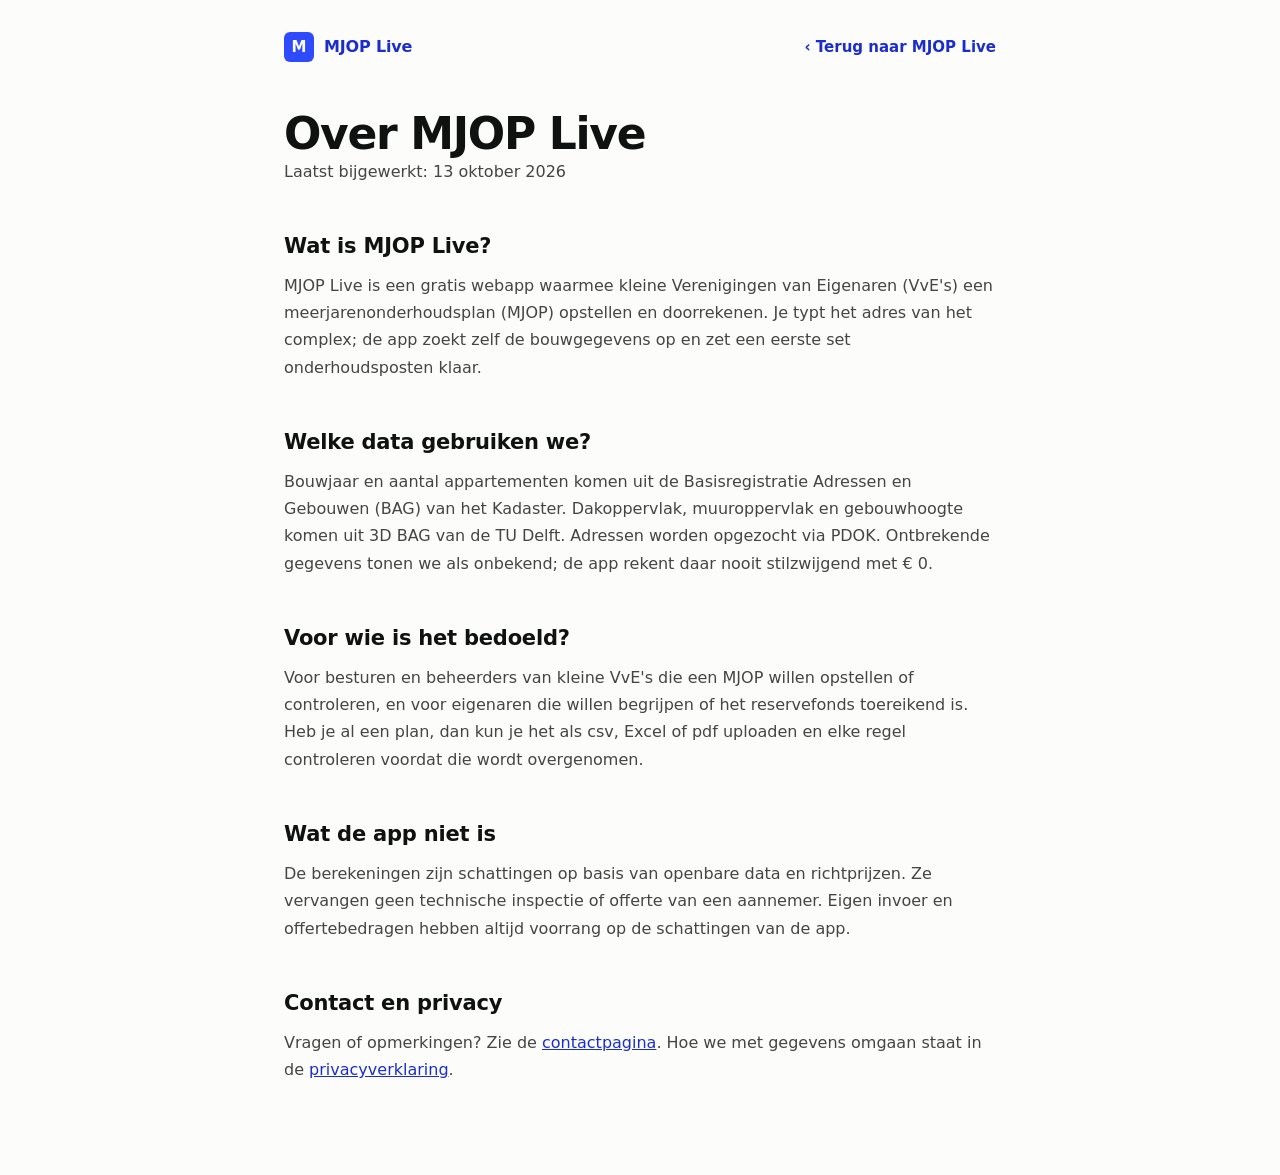
<file: about.html>
<!DOCTYPE html>
<html lang="nl">
<head>
<meta charset="utf-8">
<title>Over MJOP Live — MJOP Live</title>
<meta name="viewport" content="width=device-width, initial-scale=1">
<meta name="description" content="Wat MJOP Live is, voor wie het bedoeld is en welke data het gebruikt.">
<link rel="canonical" href="https://twandijkmans-afk.github.io/MJOP-App/about.html">
<meta property="og:type" content="website">
<meta property="og:title" content="Over MJOP Live — MJOP Live">
<meta property="og:description" content="Wat MJOP Live is, voor wie het bedoeld is en welke data het gebruikt.">
<meta property="og:url" content="https://twandijkmans-afk.github.io/MJOP-App/about.html">
<meta property="og:image" content="https://twandijkmans-afk.github.io/MJOP-App/icon-512.png">
<link rel="icon" href="favicon.svg" type="image/svg+xml">
<link rel="icon" href="icon-192.png" type="image/png">
<link rel="apple-touch-icon" href="apple-touch-icon.png">
<meta name="theme-color" content="#1F5FA8">
<link rel="preconnect" href="https://fonts.gstatic.com" crossorigin>
<link href="https://fonts.googleapis.com/css2?family=Schibsted+Grotesk:wght@400;500;600;700;800&display=swap" rel="stylesheet">
<link rel="stylesheet" href="src/style.css">
<script>
  // Zelfde donker/licht-keuze als in de app (die slaat 'm op onder mjop-theme).
  try {
    var t = localStorage.getItem('mjop-theme');
    document.documentElement.setAttribute('data-theme', t === 'dark' ? 'dark' : 'light');
  } catch (e) { document.documentElement.setAttribute('data-theme', 'light'); }
</script>
<style>
  body { margin: 0; background: var(--page); color: var(--ink); }
  .pv-wrap { max-width: 760px; margin: 0 auto; padding: 32px 24px 80px; }
  .pv-top { display: flex; align-items: center; justify-content: space-between; gap: 16px; flex-wrap: wrap; }
  .pv-logo { display: inline-flex; align-items: center; gap: 10px; color: var(--ink); text-decoration: none; }
  .pv-logo .mark { display: flex; align-items: center; justify-content: center; flex: none; width: 30px; height: 30px; border-radius: 6px; background: var(--blue); color: #fff; font: 700 15px/1 var(--heading); }
  .pv-logo .word { font: 700 16px/1 var(--heading); letter-spacing: -.01em; }
  .pv-back { color: var(--link); font: 600 15px/1 var(--sans); text-decoration: none; }
  .pv-back:hover { text-decoration: underline; }
  .pv-title { margin: 48px 0 0; font: 800 clamp(32px, 5vw, 44px)/1.08 var(--heading); letter-spacing: -.03em; text-wrap: balance; }
  .pv-updated { margin: 12px 0 0; font: 400 14px/1.5 var(--sans); color: var(--ink-60); }
  .pv-summary { margin-top: 32px; padding: 24px; border: 1px solid var(--ink-10); border-radius: 10px; background: var(--card); }
  .pv-wrap h2 { margin: 48px 0 12px; font: 700 21px/1.3 var(--heading); letter-spacing: -.01em; }
  .pv-wrap .pv-summary h2 { margin: 0 0 8px; font-size: 18px; }
  .pv-wrap p, .pv-wrap li { font: 400 16px/1.7 var(--sans); color: var(--ink-60); }
  .pv-wrap p { margin: 0 0 12px; }
  .pv-wrap ul { margin: 8px 0 12px; padding-left: 22px; }
  .pv-wrap li { margin: 6px 0; }
  .pv-wrap strong { color: var(--ink); font-weight: 600; }
  .pv-wrap a { color: var(--link); }
  .pv-summary ul { margin-bottom: 0; }
  .pv-todo { margin: 12px 0 0; padding: 16px 18px; border-radius: 8px; background: var(--warn-bg); color: var(--warn-fg); font: 500 14px/1.6 var(--sans); }
  .pv-todo strong { color: inherit; }
  .pv-todo ul { margin: 8px 0 0; }
  .pv-todo li { font: 500 14px/1.6 var(--sans); color: inherit; }
  .pv-scroll { overflow-x: auto; margin: 12px 0; border: 1px solid var(--ink-10); border-radius: 10px; background: var(--card); }
  .pv-table { width: 100%; border-collapse: collapse; }
  .pv-table th, .pv-table td { padding: 12px 16px; border-top: 1px solid var(--ink-08); text-align: left; vertical-align: top; font: 400 14.5px/1.55 var(--sans); color: var(--ink-60); }
  .pv-table tr:first-child th { border-top: 0; }
  .pv-table th { background: var(--panel); color: var(--ink); font-weight: 600; font-size: 14px; }
  .pv-table td:first-child { color: var(--ink); font-weight: 600; white-space: nowrap; }
  @media (max-width: 640px) { .pv-table td:first-child { white-space: normal; } }
</style>
</head>
<body>
<div class="pv-wrap">
  <div class="pv-top">
    <a class="pv-logo" href="index.html"><span class="mark">M</span><span class="word">MJOP Live</span></a>
    <a class="pv-back" href="index.html">‹ Terug naar MJOP Live</a>
  </div>
  <h1 class="pv-title">Over MJOP Live</h1>
  <p class="pv-updated">Laatst bijgewerkt: 13 oktober 2026</p>
  <h2>Wat is MJOP Live?</h2>
  <p>MJOP Live is een gratis webapp waarmee kleine Verenigingen van Eigenaren (VvE's) een meerjarenonderhoudsplan (MJOP) opstellen en doorrekenen. Je typt het adres van het complex; de app zoekt zelf de bouwgegevens op en zet een eerste set onderhoudsposten klaar.</p>
  <h2>Welke data gebruiken we?</h2>
  <p>Bouwjaar en aantal appartementen komen uit de Basisregistratie Adressen en Gebouwen (BAG) van het Kadaster. Dakoppervlak, muuroppervlak en gebouwhoogte komen uit 3D BAG van de TU Delft. Adressen worden opgezocht via PDOK. Ontbrekende gegevens tonen we als onbekend; de app rekent daar nooit stilzwijgend met € 0.</p>
  <h2>Voor wie is het bedoeld?</h2>
  <p>Voor besturen en beheerders van kleine VvE's die een MJOP willen opstellen of controleren, en voor eigenaren die willen begrijpen of het reservefonds toereikend is. Heb je al een plan, dan kun je het als csv, Excel of pdf uploaden en elke regel controleren voordat die wordt overgenomen.</p>
  <h2>Wat de app niet is</h2>
  <p>De berekeningen zijn schattingen op basis van openbare data en richtprijzen. Ze vervangen geen technische inspectie of offerte van een aannemer. Eigen invoer en offertebedragen hebben altijd voorrang op de schattingen van de app.</p>
  <h2>Contact en privacy</h2>
  <p>Vragen of opmerkingen? Zie de <a href="contact.html">contactpagina</a>. Hoe we met gegevens omgaan staat in de <a href="privacy.html">privacyverklaring</a>.</p>
</div>
</body>
</html>
</file>
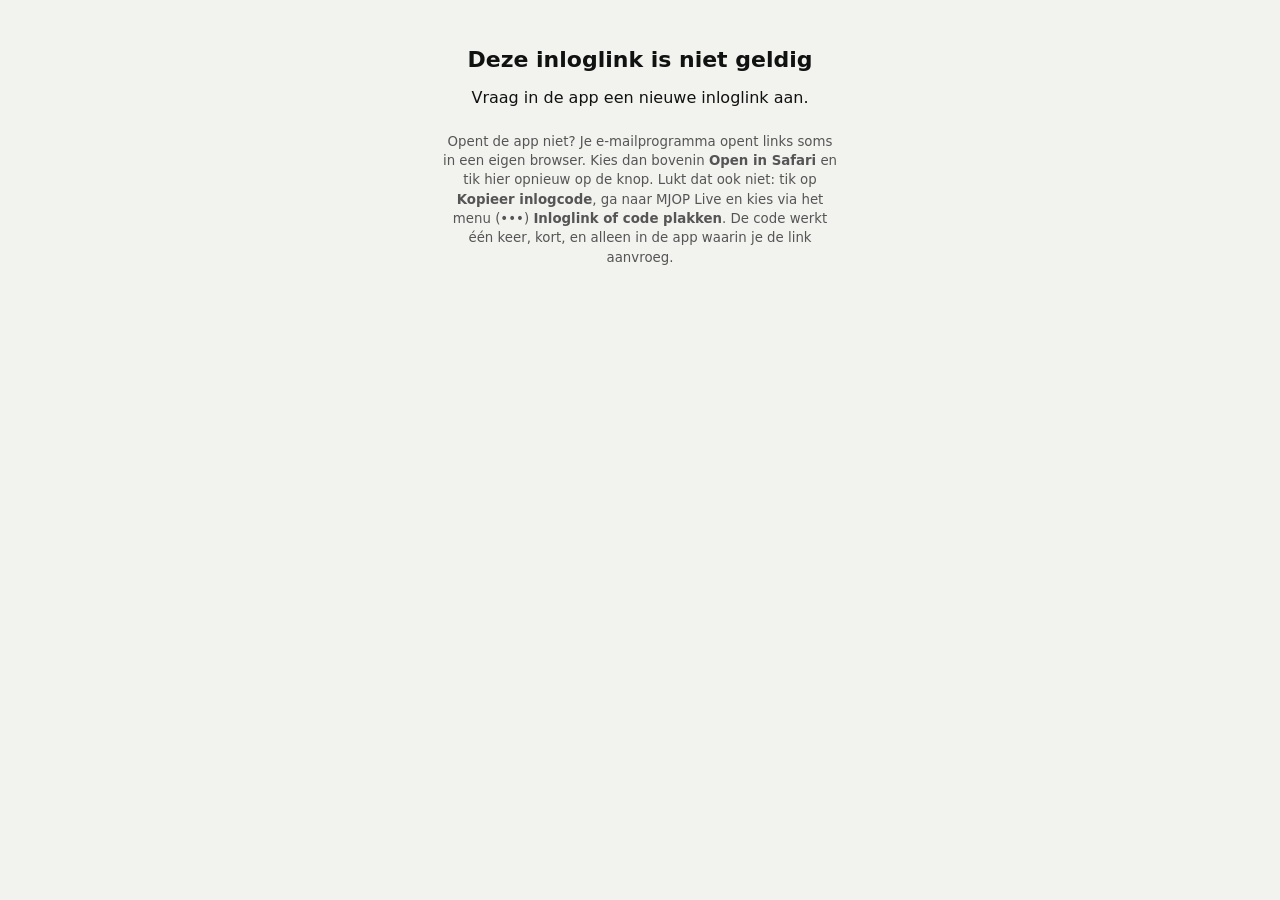
<file: app-callback.html>
<!doctype html>
<html lang="nl">
<head>
<meta charset="utf-8">
<meta name="viewport" content="width=device-width, initial-scale=1">
<meta name="robots" content="noindex">
<meta name="referrer" content="no-referrer">
<title>Terug naar MJOP Live</title>
<style>
  body { font-family: -apple-system, system-ui, sans-serif; margin: 0; padding: 32px 24px; background: #F2F3EF; color: #101211; text-align: center; }
  h1 { font-size: 22px; }
  a.btn, button.btn { display: inline-block; margin: 14px 6px 0; padding: 14px 22px; border: 0; border-radius: 12px; background: #C2410C; color: #fff; text-decoration: none; font: 600 16px -apple-system, system-ui, sans-serif; }
  button.ghost { background: #fff; color: #101211; border: 1px solid #c9ccc4; }
  p { max-width: 30em; margin: 12px auto; line-height: 1.45; }
  small { display: block; max-width: 30em; margin: 22px auto 0; color: #555; line-height: 1.45; }
</style>
</head>
<body>
<h1 id="titel">Inloggen afronden…</h1>
<p id="tekst">Je wordt teruggestuurd naar de MJOP Live-app.</p>
<div id="knoppen" hidden>
  <a id="open" class="btn" href="#">Open MJOP Live</a>
  <button id="kopieer" class="btn ghost" type="button">Kopieer inlogcode</button>
</div>
<small id="hulp" hidden>
  Opent de app niet? Je e-mailprogramma opent links soms in een eigen browser. Kies dan bovenin <b>Open in Safari</b> en tik hier opnieuw op de knop.
  Lukt dat ook niet: tik op <b>Kopieer inlogcode</b>, ga naar MJOP Live en kies via het menu (•••) <b>Inloglink of code plakken</b>.
  De code werkt één keer, kort, en alleen in de app waarin je de link aanvroeg.
</small>
<script>
// Brugpagina voor inloggen in de iPhone-app. Een e-maillink opent in Safari (of in de ingebouwde browser van het e-mailprogramma); deze pagina
// geeft ALLEEN de eenmalige PKCE-code (of een foutmelding) door aan de app. Er worden geen sessietokens doorgegeven of opgeslagen. De code is
// zonder de code-verifier in de WebView van de app nutteloos, dus een linkscanner die deze pagina ophaalt kan er niets mee.
(function () {
  var q = new URLSearchParams(window.location.search);
  var h = new URLSearchParams(window.location.hash.replace(/^#/, ''));
  var code = q.get('code');
  var fout = q.get('error_description') || h.get('error_description') || q.get('error') || h.get('error');
  var foutCode = q.get('error_code') || h.get('error_code');
  var inApp = /\bMJOPLiveApp\/\d+/.test(navigator.userAgent || '');   // geopend in de WebView van de app zelf (handmatig geplakte link)
  var codeOk = !!code && /^[A-Za-z0-9._~-]{8,256}$/.test(code);
  var titel = document.getElementById('titel'), tekst = document.getElementById('tekst');

  // Terugkeer binnen de app-WebView: niet via mjoplive:// maar rechtstreeks naar de startpagina, waar supabase-js de code inwisselt.
  if (inApp && codeOk && !fout) {
    window.location.replace(window.location.pathname.replace(/[^/]*$/, '') + '?code=' + encodeURIComponent(code));
    return;
  }
  if (inApp) {
    titel.textContent = 'Inloggen is niet gelukt';
    tekst.textContent = (fout ? String(fout).slice(0, 200) + '. ' : '') + 'Vraag in de app een nieuwe inloglink aan.';
    return;
  }

  var target = null;
  if (fout) {
    target = 'mjoplive://auth-callback?error_description=' + encodeURIComponent(String(fout).slice(0, 200)) +
      (foutCode && /^[a-z_]{3,40}$/.test(foutCode) ? '&error_code=' + encodeURIComponent(foutCode) : '');
  } else if (codeOk) {
    target = 'mjoplive://auth-callback?code=' + encodeURIComponent(code);
  }
  if (!target) {
    titel.textContent = 'Deze inloglink is niet geldig';
    tekst.textContent = 'Vraag in de app een nieuwe inloglink aan.';
    return;
  }
  var open = document.getElementById('open');
  open.href = target;
  document.getElementById('knoppen').hidden = false;
  document.getElementById('hulp').hidden = false;
  var kopieer = document.getElementById('kopieer');
  if (fout || !codeOk) kopieer.hidden = true;
  kopieer.addEventListener('click', function () {
    function klaar(ok) { kopieer.textContent = ok ? 'Gekopieerd ✓' : 'Kopiëren mislukt — selecteer de code handmatig'; }
    if (navigator.clipboard && navigator.clipboard.writeText) navigator.clipboard.writeText(code).then(function () { klaar(true); }, function () { klaar(false); });
    else klaar(false);
  });
  tekst.textContent = fout
    ? 'Inloggen is niet gelukt. Tik op de knop om terug te gaan naar de app.'
    : 'Tik op de knop als de app niet vanzelf opent.';
  window.location.replace(target);
})();
</script>
</body>
</html>
</file>
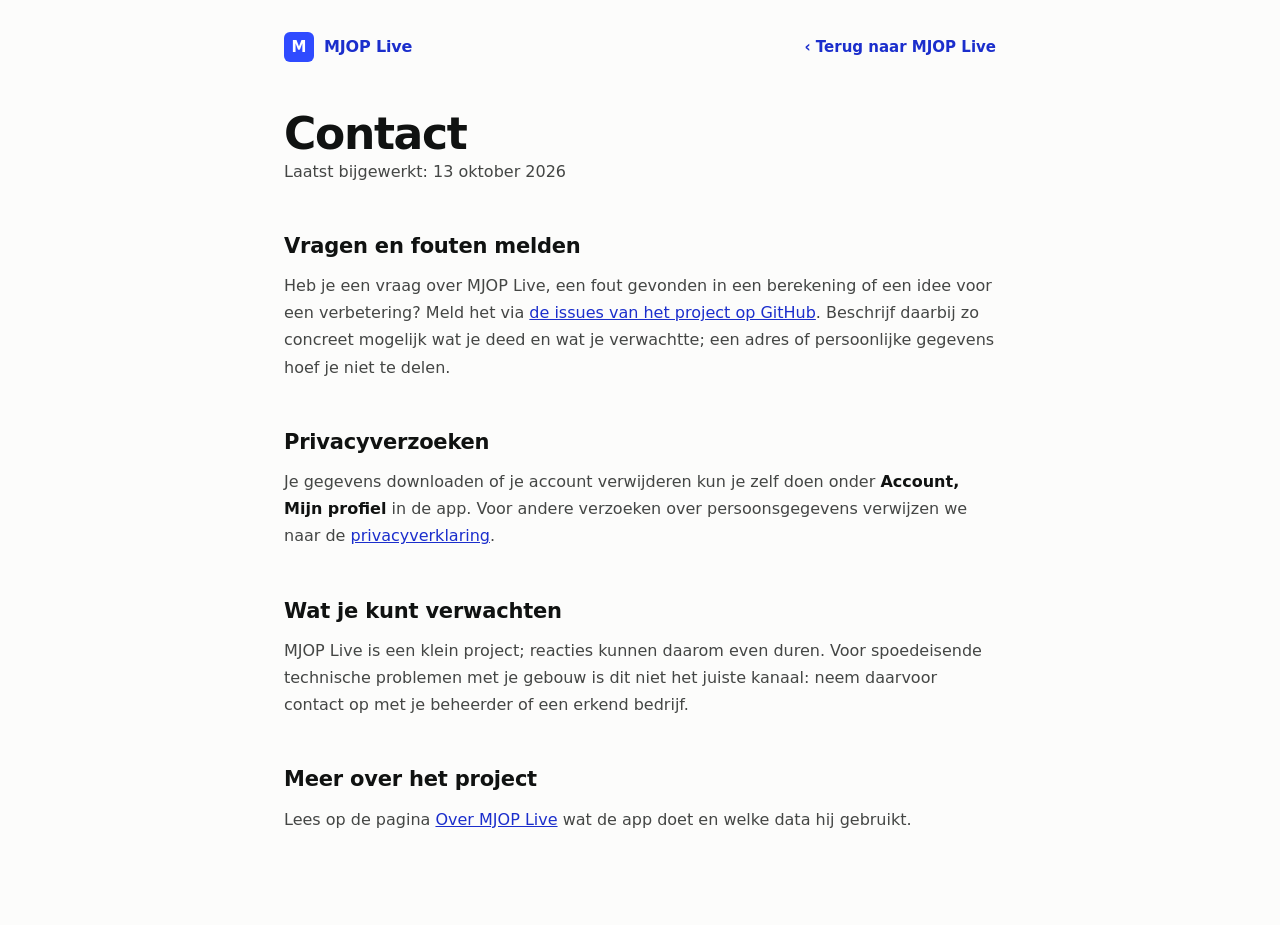
<file: contact.html>
<!DOCTYPE html>
<html lang="nl">
<head>
<meta charset="utf-8">
<title>Contact — MJOP Live</title>
<meta name="viewport" content="width=device-width, initial-scale=1">
<meta name="description" content="Hoe je contact opneemt over MJOP Live: vragen, fouten melden en privacyverzoeken.">
<link rel="canonical" href="https://twandijkmans-afk.github.io/MJOP-App/contact.html">
<meta property="og:type" content="website">
<meta property="og:title" content="Contact — MJOP Live">
<meta property="og:description" content="Hoe je contact opneemt over MJOP Live: vragen, fouten melden en privacyverzoeken.">
<meta property="og:url" content="https://twandijkmans-afk.github.io/MJOP-App/contact.html">
<meta property="og:image" content="https://twandijkmans-afk.github.io/MJOP-App/icon-512.png">
<link rel="icon" href="favicon.svg" type="image/svg+xml">
<link rel="icon" href="icon-192.png" type="image/png">
<link rel="apple-touch-icon" href="apple-touch-icon.png">
<meta name="theme-color" content="#1F5FA8">
<link rel="preconnect" href="https://fonts.gstatic.com" crossorigin>
<link href="https://fonts.googleapis.com/css2?family=Schibsted+Grotesk:wght@400;500;600;700;800&display=swap" rel="stylesheet">
<link rel="stylesheet" href="src/style.css">
<script>
  // Zelfde donker/licht-keuze als in de app (die slaat 'm op onder mjop-theme).
  try {
    var t = localStorage.getItem('mjop-theme');
    document.documentElement.setAttribute('data-theme', t === 'dark' ? 'dark' : 'light');
  } catch (e) { document.documentElement.setAttribute('data-theme', 'light'); }
</script>
<style>
  body { margin: 0; background: var(--page); color: var(--ink); }
  .pv-wrap { max-width: 760px; margin: 0 auto; padding: 32px 24px 80px; }
  .pv-top { display: flex; align-items: center; justify-content: space-between; gap: 16px; flex-wrap: wrap; }
  .pv-logo { display: inline-flex; align-items: center; gap: 10px; color: var(--ink); text-decoration: none; }
  .pv-logo .mark { display: flex; align-items: center; justify-content: center; flex: none; width: 30px; height: 30px; border-radius: 6px; background: var(--blue); color: #fff; font: 700 15px/1 var(--heading); }
  .pv-logo .word { font: 700 16px/1 var(--heading); letter-spacing: -.01em; }
  .pv-back { color: var(--link); font: 600 15px/1 var(--sans); text-decoration: none; }
  .pv-back:hover { text-decoration: underline; }
  .pv-title { margin: 48px 0 0; font: 800 clamp(32px, 5vw, 44px)/1.08 var(--heading); letter-spacing: -.03em; text-wrap: balance; }
  .pv-updated { margin: 12px 0 0; font: 400 14px/1.5 var(--sans); color: var(--ink-60); }
  .pv-summary { margin-top: 32px; padding: 24px; border: 1px solid var(--ink-10); border-radius: 10px; background: var(--card); }
  .pv-wrap h2 { margin: 48px 0 12px; font: 700 21px/1.3 var(--heading); letter-spacing: -.01em; }
  .pv-wrap .pv-summary h2 { margin: 0 0 8px; font-size: 18px; }
  .pv-wrap p, .pv-wrap li { font: 400 16px/1.7 var(--sans); color: var(--ink-60); }
  .pv-wrap p { margin: 0 0 12px; }
  .pv-wrap ul { margin: 8px 0 12px; padding-left: 22px; }
  .pv-wrap li { margin: 6px 0; }
  .pv-wrap strong { color: var(--ink); font-weight: 600; }
  .pv-wrap a { color: var(--link); }
  .pv-summary ul { margin-bottom: 0; }
  .pv-todo { margin: 12px 0 0; padding: 16px 18px; border-radius: 8px; background: var(--warn-bg); color: var(--warn-fg); font: 500 14px/1.6 var(--sans); }
  .pv-todo strong { color: inherit; }
  .pv-todo ul { margin: 8px 0 0; }
  .pv-todo li { font: 500 14px/1.6 var(--sans); color: inherit; }
  .pv-scroll { overflow-x: auto; margin: 12px 0; border: 1px solid var(--ink-10); border-radius: 10px; background: var(--card); }
  .pv-table { width: 100%; border-collapse: collapse; }
  .pv-table th, .pv-table td { padding: 12px 16px; border-top: 1px solid var(--ink-08); text-align: left; vertical-align: top; font: 400 14.5px/1.55 var(--sans); color: var(--ink-60); }
  .pv-table tr:first-child th { border-top: 0; }
  .pv-table th { background: var(--panel); color: var(--ink); font-weight: 600; font-size: 14px; }
  .pv-table td:first-child { color: var(--ink); font-weight: 600; white-space: nowrap; }
  @media (max-width: 640px) { .pv-table td:first-child { white-space: normal; } }
</style>
</head>
<body>
<div class="pv-wrap">
  <div class="pv-top">
    <a class="pv-logo" href="index.html"><span class="mark">M</span><span class="word">MJOP Live</span></a>
    <a class="pv-back" href="index.html">‹ Terug naar MJOP Live</a>
  </div>
  <h1 class="pv-title">Contact</h1>
  <p class="pv-updated">Laatst bijgewerkt: 13 oktober 2026</p>
  <h2>Vragen en fouten melden</h2>
  <p>Heb je een vraag over MJOP Live, een fout gevonden in een berekening of een idee voor een verbetering? Meld het via <a href="https://github.com/twandijkmans-afk/MJOP-App/issues" target="_blank" rel="noopener">de issues van het project op GitHub</a>. Beschrijf daarbij zo concreet mogelijk wat je deed en wat je verwachtte; een adres of persoonlijke gegevens hoef je niet te delen.</p>
  <h2>Privacyverzoeken</h2>
  <p>Je gegevens downloaden of je account verwijderen kun je zelf doen onder <strong>Account, Mijn profiel</strong> in de app. Voor andere verzoeken over persoonsgegevens verwijzen we naar de <a href="privacy.html">privacyverklaring</a>.</p>
  <h2>Wat je kunt verwachten</h2>
  <p>MJOP Live is een klein project; reacties kunnen daarom even duren. Voor spoedeisende technische problemen met je gebouw is dit niet het juiste kanaal: neem daarvoor contact op met je beheerder of een erkend bedrijf.</p>
  <h2>Meer over het project</h2>
  <p>Lees op de pagina <a href="about.html">Over MJOP Live</a> wat de app doet en welke data hij gebruikt.</p>
</div>
</body>
</html>
</file>
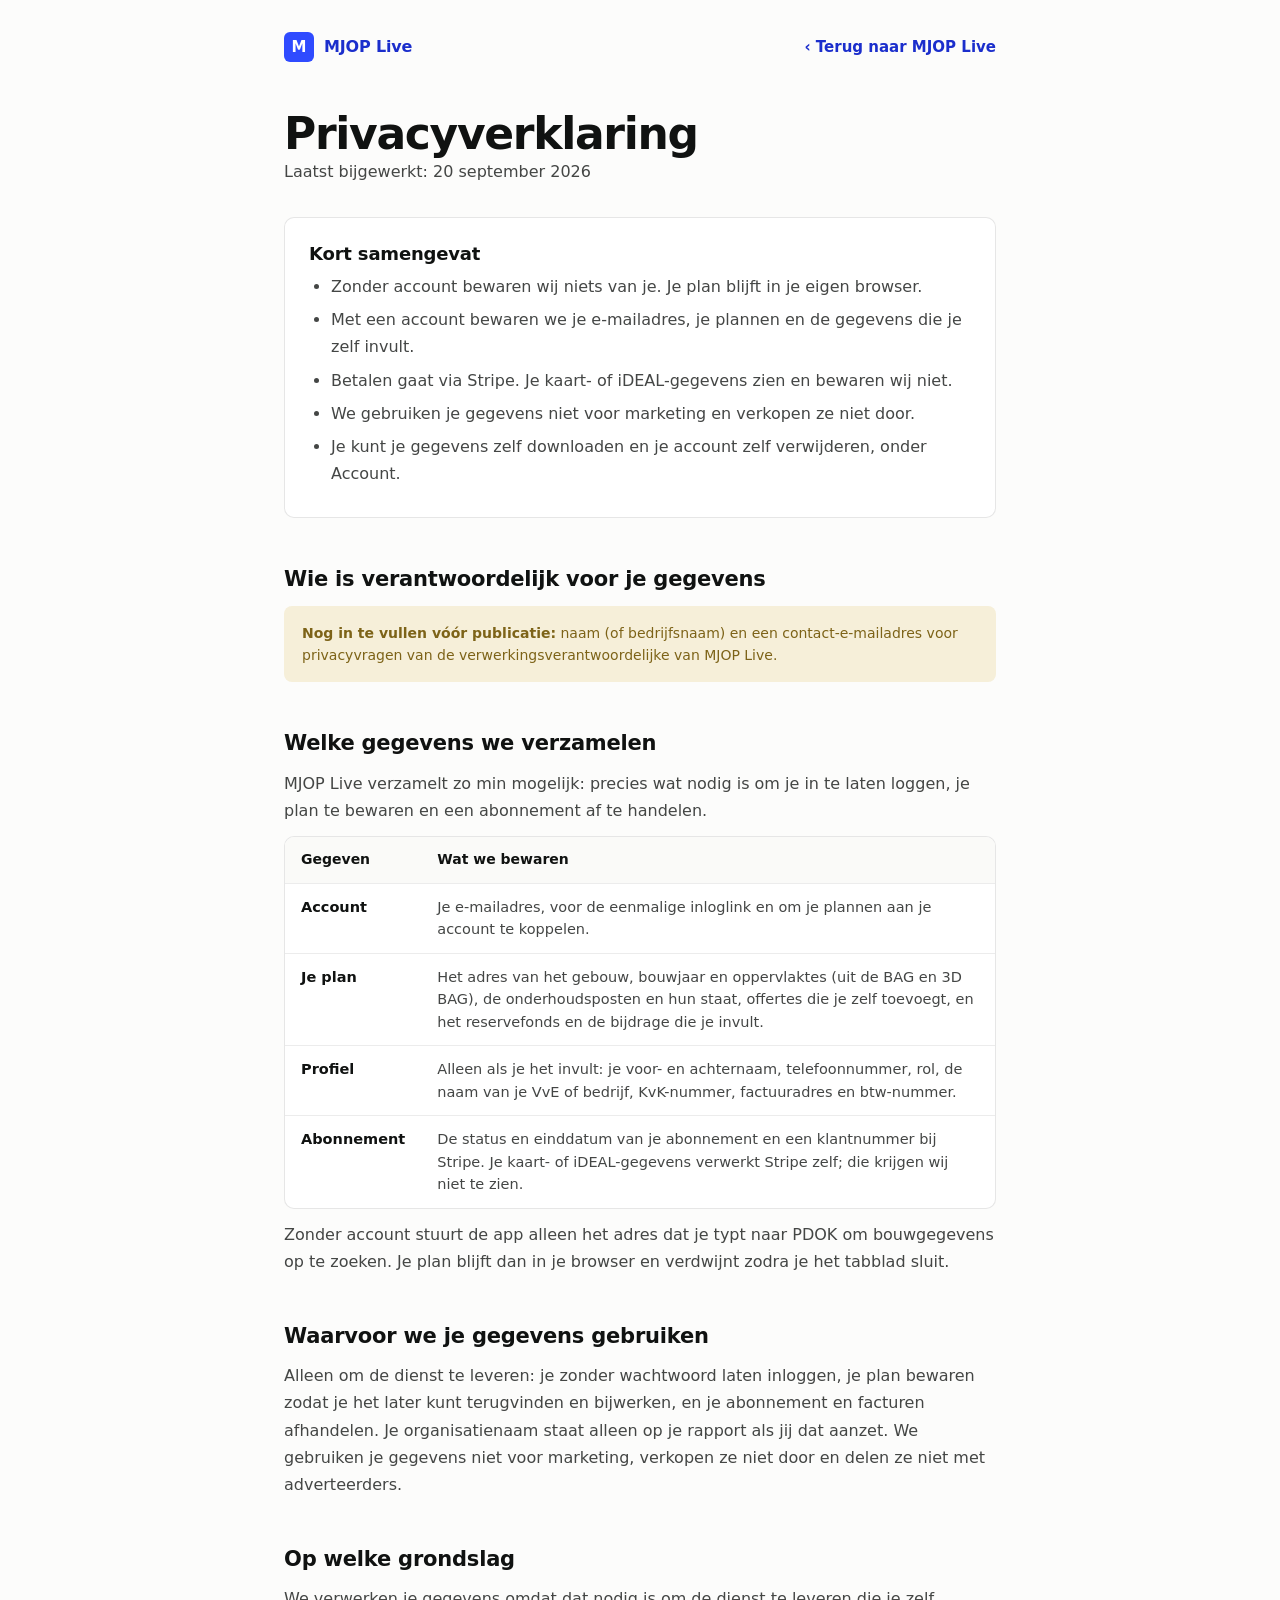
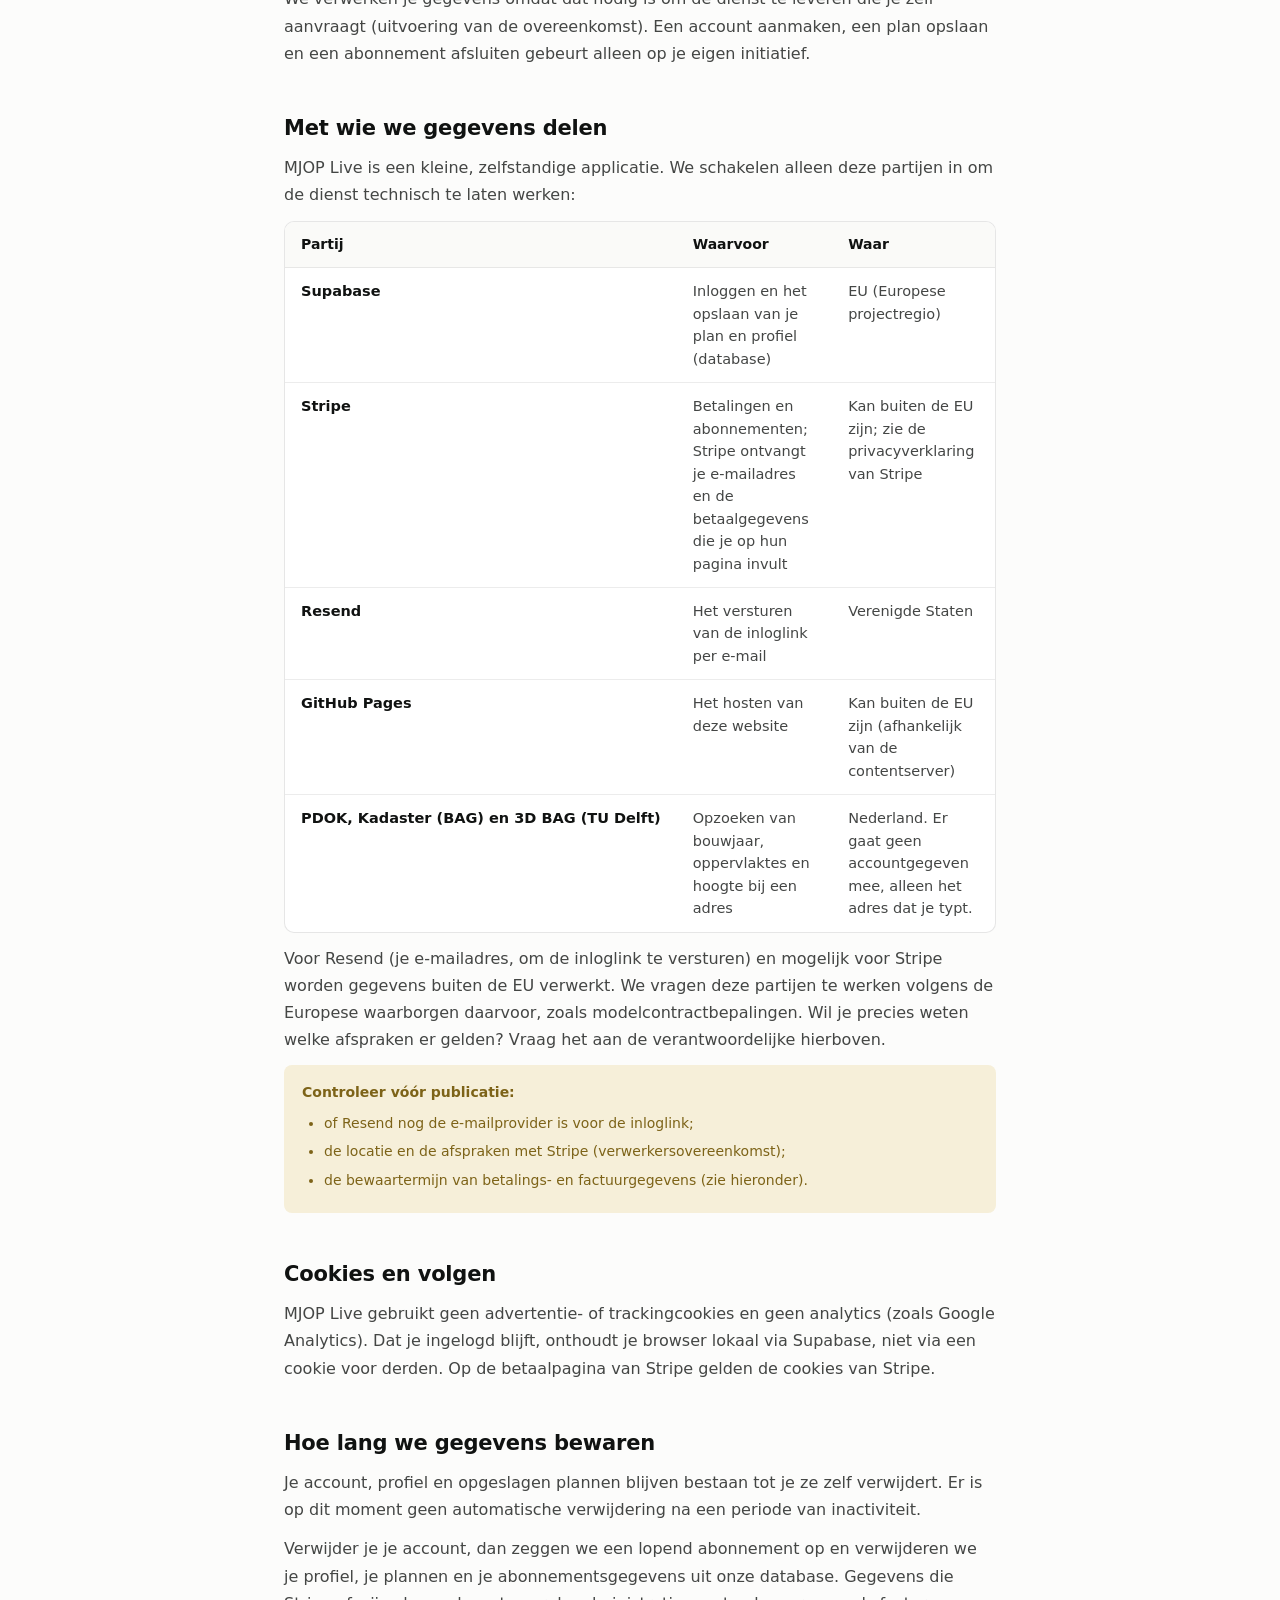
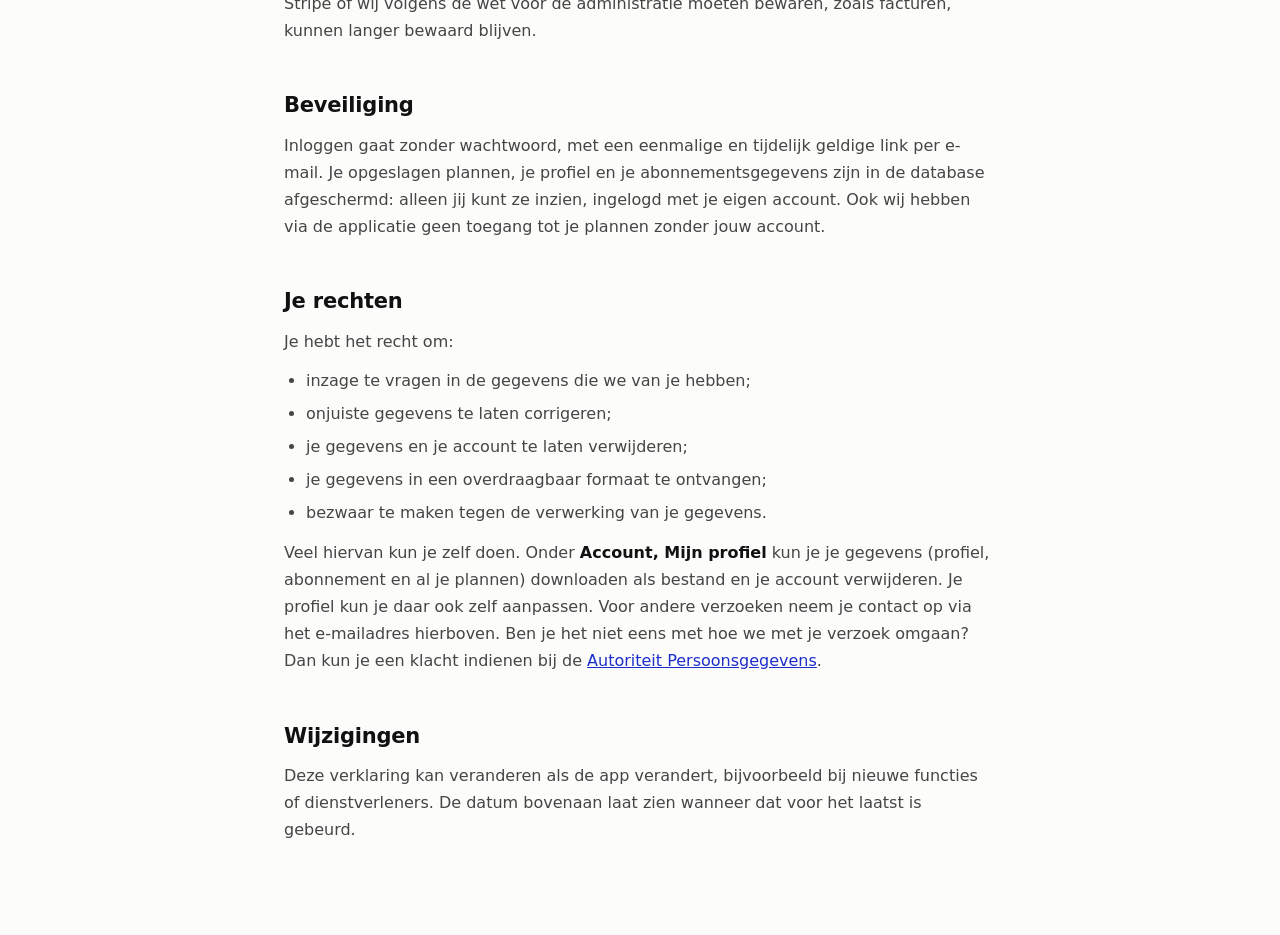
<file: privacy.html>
<!DOCTYPE html>
<html lang="nl">
<head>
<meta charset="utf-8">
<title>Privacyverklaring — MJOP Live</title>
<meta name="viewport" content="width=device-width, initial-scale=1">
<meta name="robots" content="noindex">
<link rel="icon" href="favicon.svg" type="image/svg+xml">
<link rel="icon" href="icon-192.png" type="image/png">
<link rel="apple-touch-icon" href="apple-touch-icon.png">
<meta name="theme-color" content="#1F5FA8">
<link rel="preconnect" href="https://fonts.gstatic.com" crossorigin>
<link href="https://fonts.googleapis.com/css2?family=Schibsted+Grotesk:wght@400;500;600;700;800&display=swap" rel="stylesheet">
<link rel="stylesheet" href="src/style.css">
<script>
  // Zelfde donker/licht-keuze als in de app (die slaat 'm op onder mjop-theme).
  try {
    var t = localStorage.getItem('mjop-theme');
    document.documentElement.setAttribute('data-theme', t === 'dark' ? 'dark' : 'light');
  } catch (e) { document.documentElement.setAttribute('data-theme', 'light'); }
</script>
<style>
  body { margin: 0; background: var(--page); color: var(--ink); }
  .pv-wrap { max-width: 760px; margin: 0 auto; padding: 32px 24px 80px; }
  .pv-top { display: flex; align-items: center; justify-content: space-between; gap: 16px; flex-wrap: wrap; }
  .pv-logo { display: inline-flex; align-items: center; gap: 10px; color: var(--ink); text-decoration: none; }
  .pv-logo .mark { display: flex; align-items: center; justify-content: center; flex: none; width: 30px; height: 30px; border-radius: 6px; background: var(--blue); color: #fff; font: 700 15px/1 var(--heading); }
  .pv-logo .word { font: 700 16px/1 var(--heading); letter-spacing: -.01em; }
  .pv-back { color: var(--link); font: 600 15px/1 var(--sans); text-decoration: none; }
  .pv-back:hover { text-decoration: underline; }
  .pv-title { margin: 48px 0 0; font: 800 clamp(32px, 5vw, 44px)/1.08 var(--heading); letter-spacing: -.03em; text-wrap: balance; }
  .pv-updated { margin: 12px 0 0; font: 400 14px/1.5 var(--sans); color: var(--ink-60); }
  .pv-summary { margin-top: 32px; padding: 24px; border: 1px solid var(--ink-10); border-radius: 10px; background: var(--card); }
  .pv-wrap h2 { margin: 48px 0 12px; font: 700 21px/1.3 var(--heading); letter-spacing: -.01em; }
  .pv-wrap .pv-summary h2 { margin: 0 0 8px; font-size: 18px; }
  .pv-wrap p, .pv-wrap li { font: 400 16px/1.7 var(--sans); color: var(--ink-60); }
  .pv-wrap p { margin: 0 0 12px; }
  .pv-wrap ul { margin: 8px 0 12px; padding-left: 22px; }
  .pv-wrap li { margin: 6px 0; }
  .pv-wrap strong { color: var(--ink); font-weight: 600; }
  .pv-wrap a { color: var(--link); }
  .pv-summary ul { margin-bottom: 0; }
  .pv-todo { margin: 12px 0 0; padding: 16px 18px; border-radius: 8px; background: var(--warn-bg); color: var(--warn-fg); font: 500 14px/1.6 var(--sans); }
  .pv-todo strong { color: inherit; }
  .pv-todo ul { margin: 8px 0 0; }
  .pv-todo li { font: 500 14px/1.6 var(--sans); color: inherit; }
  .pv-scroll { overflow-x: auto; margin: 12px 0; border: 1px solid var(--ink-10); border-radius: 10px; background: var(--card); }
  .pv-table { width: 100%; border-collapse: collapse; }
  .pv-table th, .pv-table td { padding: 12px 16px; border-top: 1px solid var(--ink-08); text-align: left; vertical-align: top; font: 400 14.5px/1.55 var(--sans); color: var(--ink-60); }
  .pv-table tr:first-child th { border-top: 0; }
  .pv-table th { background: var(--panel); color: var(--ink); font-weight: 600; font-size: 14px; }
  .pv-table td:first-child { color: var(--ink); font-weight: 600; white-space: nowrap; }
  @media (max-width: 640px) { .pv-table td:first-child { white-space: normal; } }
</style>
</head>
<body>
<div class="pv-wrap">
  <div class="pv-top">
    <a class="pv-logo" href="index.html"><span class="mark">M</span><span class="word">MJOP Live</span></a>
    <a class="pv-back" href="index.html">‹ Terug naar MJOP Live</a>
  </div>
  <h1 class="pv-title">Privacyverklaring</h1>
  <p class="pv-updated">Laatst bijgewerkt: 20 september 2026</p>

  <div class="pv-summary">
    <h2>Kort samengevat</h2>
    <ul>
      <li>Zonder account bewaren wij niets van je. Je plan blijft in je eigen browser.</li>
      <li>Met een account bewaren we je e-mailadres, je plannen en de gegevens die je zelf invult.</li>
      <li>Betalen gaat via Stripe. Je kaart- of iDEAL-gegevens zien en bewaren wij niet.</li>
      <li>We gebruiken je gegevens niet voor marketing en verkopen ze niet door.</li>
      <li>Je kunt je gegevens zelf downloaden en je account zelf verwijderen, onder Account.</li>
    </ul>
  </div>

  <h2>Wie is verantwoordelijk voor je gegevens</h2>
  <div class="pv-todo">
    <strong>Nog in te vullen vóór publicatie:</strong> naam (of bedrijfsnaam) en een contact-e-mailadres voor privacyvragen van de verwerkingsverantwoordelijke van MJOP Live.
  </div>

  <h2>Welke gegevens we verzamelen</h2>
  <p>MJOP Live verzamelt zo min mogelijk: precies wat nodig is om je in te laten loggen, je plan te bewaren en een abonnement af te handelen.</p>
  <div class="pv-scroll">
    <table class="pv-table">
      <tr><th>Gegeven</th><th>Wat we bewaren</th></tr>
      <tr><td>Account</td><td>Je e-mailadres, voor de eenmalige inloglink en om je plannen aan je account te koppelen.</td></tr>
      <tr><td>Je plan</td><td>Het adres van het gebouw, bouwjaar en oppervlaktes (uit de BAG en 3D BAG), de onderhoudsposten en hun staat, offertes die je zelf toevoegt, en het reservefonds en de bijdrage die je invult.</td></tr>
      <tr><td>Profiel</td><td>Alleen als je het invult: je voor- en achternaam, telefoonnummer, rol, de naam van je VvE of bedrijf, KvK-nummer, factuuradres en btw-nummer.</td></tr>
      <tr><td>Abonnement</td><td>De status en einddatum van je abonnement en een klantnummer bij Stripe. Je kaart- of iDEAL-gegevens verwerkt Stripe zelf; die krijgen wij niet te zien.</td></tr>
    </table>
  </div>
  <p>Zonder account stuurt de app alleen het adres dat je typt naar PDOK om bouwgegevens op te zoeken. Je plan blijft dan in je browser en verdwijnt zodra je het tabblad sluit.</p>

  <h2>Waarvoor we je gegevens gebruiken</h2>
  <p>Alleen om de dienst te leveren: je zonder wachtwoord laten inloggen, je plan bewaren zodat je het later kunt terugvinden en bijwerken, en je abonnement en facturen afhandelen. Je organisatienaam staat alleen op je rapport als jij dat aanzet. We gebruiken je gegevens niet voor marketing, verkopen ze niet door en delen ze niet met adverteerders.</p>

  <h2>Op welke grondslag</h2>
  <p>We verwerken je gegevens omdat dat nodig is om de dienst te leveren die je zelf aanvraagt (uitvoering van de overeenkomst). Een account aanmaken, een plan opslaan en een abonnement afsluiten gebeurt alleen op je eigen initiatief.</p>

  <h2>Met wie we gegevens delen</h2>
  <p>MJOP Live is een kleine, zelfstandige applicatie. We schakelen alleen deze partijen in om de dienst technisch te laten werken:</p>
  <div class="pv-scroll">
    <table class="pv-table">
      <tr><th>Partij</th><th>Waarvoor</th><th>Waar</th></tr>
      <tr><td>Supabase</td><td>Inloggen en het opslaan van je plan en profiel (database)</td><td>EU (Europese projectregio)</td></tr>
      <tr><td>Stripe</td><td>Betalingen en abonnementen; Stripe ontvangt je e-mailadres en de betaalgegevens die je op hun pagina invult</td><td>Kan buiten de EU zijn; zie de privacyverklaring van Stripe</td></tr>
      <tr><td>Resend</td><td>Het versturen van de inloglink per e-mail</td><td>Verenigde Staten</td></tr>
      <tr><td>GitHub Pages</td><td>Het hosten van deze website</td><td>Kan buiten de EU zijn (afhankelijk van de contentserver)</td></tr>
      <tr><td>PDOK, Kadaster (BAG) en 3D BAG (TU Delft)</td><td>Opzoeken van bouwjaar, oppervlaktes en hoogte bij een adres</td><td>Nederland. Er gaat geen accountgegeven mee, alleen het adres dat je typt.</td></tr>
    </table>
  </div>
  <p>Voor Resend (je e-mailadres, om de inloglink te versturen) en mogelijk voor Stripe worden gegevens buiten de EU verwerkt. We vragen deze partijen te werken volgens de Europese waarborgen daarvoor, zoals modelcontractbepalingen. Wil je precies weten welke afspraken er gelden? Vraag het aan de verantwoordelijke hierboven.</p>
  <div class="pv-todo">
    <strong>Controleer vóór publicatie:</strong>
    <ul>
      <li>of Resend nog de e-mailprovider is voor de inloglink;</li>
      <li>de locatie en de afspraken met Stripe (verwerkersovereenkomst);</li>
      <li>de bewaartermijn van betalings- en factuurgegevens (zie hieronder).</li>
    </ul>
  </div>

  <h2>Cookies en volgen</h2>
  <p>MJOP Live gebruikt geen advertentie- of trackingcookies en geen analytics (zoals Google Analytics). Dat je ingelogd blijft, onthoudt je browser lokaal via Supabase, niet via een cookie voor derden. Op de betaalpagina van Stripe gelden de cookies van Stripe.</p>

  <h2>Hoe lang we gegevens bewaren</h2>
  <p>Je account, profiel en opgeslagen plannen blijven bestaan tot je ze zelf verwijdert. Er is op dit moment geen automatische verwijdering na een periode van inactiviteit.</p>
  <p>Verwijder je je account, dan zeggen we een lopend abonnement op en verwijderen we je profiel, je plannen en je abonnementsgegevens uit onze database. Gegevens die Stripe of wij volgens de wet voor de administratie moeten bewaren, zoals facturen, kunnen langer bewaard blijven.</p>

  <h2>Beveiliging</h2>
  <p>Inloggen gaat zonder wachtwoord, met een eenmalige en tijdelijk geldige link per e-mail. Je opgeslagen plannen, je profiel en je abonnementsgegevens zijn in de database afgeschermd: alleen jij kunt ze inzien, ingelogd met je eigen account. Ook wij hebben via de applicatie geen toegang tot je plannen zonder jouw account.</p>

  <h2>Je rechten</h2>
  <p>Je hebt het recht om:</p>
  <ul>
    <li>inzage te vragen in de gegevens die we van je hebben;</li>
    <li>onjuiste gegevens te laten corrigeren;</li>
    <li>je gegevens en je account te laten verwijderen;</li>
    <li>je gegevens in een overdraagbaar formaat te ontvangen;</li>
    <li>bezwaar te maken tegen de verwerking van je gegevens.</li>
  </ul>
  <p>Veel hiervan kun je zelf doen. Onder <strong>Account, Mijn profiel</strong> kun je je gegevens (profiel, abonnement en al je plannen) downloaden als bestand en je account verwijderen. Je profiel kun je daar ook zelf aanpassen. Voor andere verzoeken neem je contact op via het e-mailadres hierboven. Ben je het niet eens met hoe we met je verzoek omgaan? Dan kun je een klacht indienen bij de <a href="https://www.autoriteitpersoonsgegevens.nl" target="_blank" rel="noopener">Autoriteit Persoonsgegevens</a>.</p>

  <h2>Wijzigingen</h2>
  <p>Deze verklaring kan veranderen als de app verandert, bijvoorbeeld bij nieuwe functies of dienstverleners. De datum bovenaan laat zien wanneer dat voor het laatst is gebeurd.</p>
</div>
</body>
</html>
</file>
<file: src/style.css>
/* MJOP Live — huisstijl tokens, letterlijk overgenomen uit het
   design-handoffpakket (tokens.css). Niet zelf hernoemen of hertinten —
   componenten hieronder en in latere stappen gebruiken deze namen. */
:root {
  /* --- Papier en oppervlak (van buiten naar binnen lichter) --- */
  --canvas:        #E9E7E2;  /* achtergrond buiten de app */
  --app:           #FCFCFB;  /* app-oppervlak */
  --card:          #FFFFFF;  /* kaarten, tabellen, panelen */
  --subtle:        #FAFAF8;  /* tabelkop, browserbalk */
  --muted-surface: #F4F4F1;  /* saldo-chip */
  --shade:         #F6F6F3;  /* footerblok homepage */

  /* --- Inkt (donker) --- */
  --ink:          #101211;  /* tekst, zijbalk, primaire knop */
  --ink-deep:     #0E100F;  /* animatieblok */
  --ink-2:        #161917;  /* gebouwkaart in zijbalk */
  --ink-3:        #1F2320;  /* actief zijbalk-item */
  --ink-line:     #2C302E;  /* rand op donker */
  --ink-dot:      #3A3E3C;  /* inactieve stip */

  /* --- Tekst op licht --- */
  --text:         #101211;
  --text-2:       #4C4E4B;
  --text-3:       #5C5E5A;
  --text-4:       #6E6A63;
  --text-mono:    #8A8C88;  /* mono-labels, jaartallen */
  --text-dim:     #9A9C98;  /* uitgezet, placeholders */

  /* --- Tekst op donker --- */
  --on-ink:       #FCFCFB;
  --on-ink-2:     #E3E5E2;
  --on-ink-3:     #C9CCC8;
  --on-ink-4:     #B4B8B5;
  --on-ink-5:     #8E928F;
  --on-ink-dim:   #6E726F;
  --on-ink-label: #8E93A8;  /* mono-label bij maatvoering */

  /* --- Kobalt (accent) --- */
  --blue:         #2F4BFF;  /* primaire knop, actief, balken */
  --blue-deep:    #1B2ECC;  /* links, mono-accentlabels */
  --blue-2:       #5B72FF;
  --blue-3:       #7E8FFF;  /* accent op donker */
  --blue-4:       #8C9BFF;
  --blue-5:       #9FB0FF;  /* zwakke balk */
  --blue-6:       #A9B4FF;
  --blue-7:       #B9C2FF;
  --blue-tint:    #F7F8FD;  /* uitleg- en actiepanelen */
  --blue-tint-2:  #F2F4FF;  /* badge */
  --blue-border:  #D7DBF5;
  --blue-track:   #DCDFF2;  /* voortgangsspoor */

  /* --- Rood (tekort) --- */
  --red:          #C7362E;  /* staafje 'fonds is leeg' */
  --red-ink:      #9E2B22;  /* tekst, negatieve bedragen */
  --red-tint:     #FDEEEC;  /* badge, chip */
  --red-tint-2:   #FEF8F7;  /* piekjaar-rij */
  --red-border:   #F2DAD7;

  --green:        #4E8F6E;  /* 'automatisch opgeslagen' */

  /* --- Randen (grof naar fijn) --- */
  --border:       #E2E1DC;  /* kaartrand */
  --border-input: #D9D8D3;  /* invoer, secundaire knop */
  --border-2:     #EBEAE5;  /* sectiescheiding */
  --border-3:     #EFEEE9;  /* binnenscheiding kaart */
  --border-4:     #F3F2EE;  /* tabelrij-scheiding */
  --border-5:     #E6E5E0;  /* grafiek-basislijn */

  /* --- Radius --- */
  --r-bar:  2px;   /* staafjes, logo */
  --r-chip: 3px;   /* badge, saldo-chip, knop in veld */
  --r-ctl:  4px;   /* knoppen, invoer, zijbalk-item, binnenkaart */
  --r-card: 6px;   /* kaarten, panelen, app-omlijsting */
  --r-pill: 999px; /* filterchips, voortgangsbalk */

  /* --- Type --- */
  --font: 'Instrument Sans', system-ui, -apple-system, sans-serif;
  --mono: 'IBM Plex Mono', ui-monospace, monospace;

  /* --- Ruimte --- */
  --sidebar-w: 232px;
  --pad-screen: 30px 32px 36px;
  --gap-block: 22px;  /* tussen hoofdblokken */
  --gap-card: 18px;   /* tussen kaarten in een kolom */

  --shadow-float: 0 26px 60px -20px rgba(16,18,17,0.42);

  /* --- Compat-aliassen: de bestaande CSS hieronder (nog niet per stap
     herbouwd) gebruikt deze oudere tokennamen op honderden plekken. Ze
     wijzen nu naar de nieuwe huisstijlwaarden hierboven, zodat de hele
     app meteen de nieuwe kleuren/typografie krijgt zonder dat elke losse
     component al herschreven hoeft te zijn — dat gebeurt stap voor stap
     (2 t/m 8). Nieuwe CSS gebruikt rechtstreeks de tokens hierboven. */
  --page: var(--app);
  --panel: var(--subtle);
  --white: #fff;
  --blue-dark: var(--blue-deep);
  --link: var(--blue-deep);
  --link-dark: var(--ink);
  --accent: var(--red-ink);
  --accent-dark: #7A2019;
  --orange: var(--accent);
  --good-bg: #E1EFE9;
  --good-fg: var(--green);
  --warn-bg: #F6EFD9;
  --warn-fg: #7D6318;
  --warn2-bg: #F6E6C8;
  --warn2-fg: #8A6414;
  --bad-bg: var(--red-tint);
  --bad-fg: var(--red-ink);
  --sans: var(--font);
  --heading: var(--font);
  --card-tr: rgba(255, 255, 255, .95);
  --ink-60: rgba(16, 18, 17, .78);
  --ink-50: rgba(16, 18, 17, .72);
  --ink-45: rgba(16, 18, 17, .68);
  --ink-42: rgba(16, 18, 17, .64);
  --ink-28: rgba(16, 18, 17, .28);
  --ink-14: rgba(16, 18, 17, .14);
  --ink-10: rgba(16, 18, 17, .1);
  --ink-08: rgba(16, 18, 17, .08);
  /* Amber: illustratie-accent uit de vorige huisstijl, nog in gebruik bij
     de voortgangsbalk-stippen (.ov-vg-dots) op de nog niet herbouwde
     schermen (Account, uploadwizard) — tokens.css kent 'm niet meer. */
  --amber: #F2B45A;
}

/* Donkere modus: de nieuwe huisstijl heeft (nog) geen donker ontwerp, dus
   dit blok laat bewust geen eigen kleuren meer declareren — de toggle in
   Instellingen blijft werken (zet data-theme op <html>), maar valt tot er
   een donker ontwerp is terug op de lichte tokens hierboven. */
:root[data-theme="dark"] {
}

* { box-sizing: border-box; }

html, body { margin: 0; padding: 0; }

body {
  background: var(--page);
  font-family: var(--sans);
  color: var(--ink);
  -webkit-font-smoothing: antialiased;
  font-variant-numeric: tabular-nums;
}

a { color: var(--link); }
a:hover { color: var(--link-dark); }

input, button { font-family: var(--sans); }
/* Val terug op de thema-kleuren voor de vele inputs/selects verderop die
   geen eigen achtergrond/tekstkleur zetten (die kregen tot nu toe altijd
   gratis wit+zwart van de browser) — zonder dit blijven ze in donkere
   modus witte vlekken. Componenten met een eigen achtergrond (hieronder
   en in de rest van dit bestand) overschrijven dit gewoon via hun eigen,
   specifiekere klasse. */
input, select, textarea { background: var(--card); color: var(--ink); }

input[type=range] {
  -webkit-appearance: none;
  appearance: none;
  height: 30px;
  background: transparent;
  cursor: pointer;
  display: block;
  width: 100%;
}
input[type=range]::-webkit-slider-runnable-track { height: 6px; border-radius: 3px; background: rgba(255,255,255,.3); }
input[type=range]::-moz-range-track { height: 6px; border-radius: 3px; background: rgba(255,255,255,.3); }
input[type=range]::-webkit-slider-thumb {
  -webkit-appearance: none;
  width: 28px; height: 28px; margin-top: -11px;
  border-radius: 50%; background: #fff; box-shadow: 0 2px 6px rgba(0,0,0,.3);
}
input[type=range]::-moz-range-thumb {
  width: 28px; height: 28px; border: none; border-radius: 50%;
  background: #fff; box-shadow: 0 2px 6px rgba(0,0,0,.3);
}

.app-shell {
  min-height: 100vh;
  /* Op een echte telefoon toont Safari/Chrome vaak een in- en uitklappende
     adres-/tabbalk. "100vh" is daar de grootste mogelijke viewport (balk
     ingeklapt) — bij het laden (balk nog uitgeklapt) is het zichtbare
     scherm dus kleiner dan 100vh, en blijft er onderin een reep kale
     paginabackground over vóór de eigen balk van de browser, met de
     tabbalk van de app daar los boven hangend. "100dvh" volgt de
     daadwerkelijk zichtbare hoogte live; oudere browsers zonder
     ondersteuning negeren deze regel en houden gewoon 100vh aan. */
  min-height: 100dvh;
  background: var(--card);
  max-width: 460px;
  margin: 0 auto;
  color: var(--ink);
  box-shadow: 0 0 0 1px rgba(27,36,48,.06);
  display: flex;
  flex-direction: column;
}
/* De feitelijke tabinhoud (de div van renderHome()/renderGebouw()/.../
   renderAccount()) moet de resterende hoogte van de flex-kolom opvullen —
   anders zakt de (sticky) tabbalk bij een korte pagina (bv. Account >
   Mijn profiel) meteen na de inhoud in plaats van onderaan het scherm te
   blijven staan. Vanaf 900px wordt dit al preciezer geregeld (zie de
   @media-regel hieronder), dit is de basisregel voor de mobiele tabbalk. */
.app-shell > div:not(.tab-bar):not(.building-switcher) { flex: 1; min-width: 0; }

.eyebrow {
  font: 600 10.5px/1 var(--sans);
  letter-spacing: .1em;
  text-transform: uppercase;
  color: var(--ink-42);
}
.section { padding: 20px 18px 0; }
.section-title {
  font: 600 10.5px/1 var(--sans);
  letter-spacing: .08em; text-transform: uppercase;
  color: var(--ink-42); padding: 0 4px;
}
.section-sub { font: 400 11.5px/1.3 var(--sans); color: var(--ink-50); padding: 4px 4px 0; }

.notice { margin-top: 14px; padding: 15px 16px; border-radius: 8px; background: var(--page); font: 400 12.5px/1.5 var(--sans); color: var(--ink-60); }
.notice.error { background: var(--bad-bg); color: var(--bad-fg); font-size: 12.5px; line-height: 1.55; }

.card { background: var(--card); border: 1px solid var(--ink-10); border-radius: 10px; overflow: hidden; }
.card.pad { padding: 16px; }

.row { display: flex; align-items: center; gap: 12px; padding: 13px 16px; border-top: 1px solid var(--ink-08); }
.row:first-child { border-top: none; }
.row .grow { flex: 1; min-width: 0; }
.row .name { font: 400 13px/1.3 var(--sans); }
.row .meta { font: 400 10.5px/1.3 var(--sans); color: var(--ink-48, var(--ink-50)); margin-top: 3px; }
.row .value { flex: none; font: 500 13px/1 var(--mono); text-align: right; }
.row .value-sub { font: 400 9.5px/1 var(--sans); color: var(--ink-45); margin-top: 3px; font-family: var(--sans); }

.input-row { display: flex; align-items: center; gap: 11px; margin-top: 11px; }
.input-row:first-of-type { margin-top: 14px; }
.input-row .label { flex: 1; font: 400 12.5px/1.35 var(--sans); color: var(--ink-60); }
.input-row input {
  flex: none; width: 74px; box-sizing: border-box; padding: 8px;
  border-radius: 6px; border: 1px solid var(--ink-14);
  background: var(--card); text-align: right;
  font: 500 13px var(--mono); outline: none; color: var(--ink);
}
.input-row input:focus { border-color: var(--blue); }
.input-row input.wide { width: 96px; }
.acct-select {
  flex: none; width: 180px; box-sizing: border-box; padding: 8px;
  border-radius: 6px; border: 1px solid var(--ink-14);
  background: var(--card); color: var(--ink);
  font: 400 13px var(--sans); outline: none;
}
.acct-select:focus { border-color: var(--blue); }
.hint { font: 400 11px/1.55 var(--sans); color: var(--ink-50); margin-top: 8px; }
.formula { margin-top: 11px; padding: 9px 11px; border-radius: 6px; background: var(--page); font: 500 12.5px/1.4 var(--mono); color: var(--ink-60); }

.info-block { margin-top: 12px; padding: 14px 16px; border-radius: 8px; background: var(--page); font: 400 11.5px/1.6 var(--sans); color: var(--ink-60); }

.plan-header { display: flex; align-items: baseline; justify-content: space-between; gap: 11px; padding: 14px 16px; background: var(--panel); border-top: 1px solid var(--ink-10); }
.plan-header .label { flex: 1; font: 500 13px/1.3 var(--sans); }
.plan-header .amount { font: 500 16px/1 var(--mono); }

.footer-note { padding: 20px 22px 40px; font: 400 11px/1.65 var(--sans); color: var(--ink-45); }

/* Herkomst-badge (BAG / Standaardcyclus / Aangepast door jou / Voorbeeld) —
   zie elementOrigin()/unitsOrigin() in app.js. */
.origin-tag {
  display: inline-block; font: 600 9.5px/1 var(--sans); text-transform: uppercase;
  letter-spacing: .03em; padding: 3px 7px; border-radius: 5px; vertical-align: middle;
}
.origin-tag.origin-bag { background: var(--good-bg); color: var(--good-fg); }
.origin-tag.origin-standaard { background: var(--panel); color: var(--ink-60); }
.origin-tag.origin-voorbeeld { background: var(--panel); color: var(--ink-60); }
.origin-tag.origin-aangepast { background: var(--blue-tint); color: var(--blue); }
.origin-tag.origin-schatting { background: var(--warn-bg); color: var(--warn-fg); }
/* Quantity Foundation v1: hoeveelheidspaneel op de elementdetailpagina */
.qty-panel { margin-bottom: 12px; }
.qty-meta { display: flex; gap: 8px; align-items: center; flex-wrap: wrap; margin: 8px 0 4px; }
.qty-status { font-size: 12px; font-weight: 600; color: var(--ink-60); }
.qty-status-confirmed { color: var(--good-fg); }
.qty-status-user_overridden { color: var(--blue); }
.qty-actions { display: flex; gap: 8px; flex-wrap: wrap; margin-top: 8px; }
.qty-fout { margin: 6px 0; }
.qty-bron p { font-size: 12.5px; line-height: 1.6; word-break: break-word; }
.qty-sources { margin-top: 4px; }
.qty-source { border: 1px solid var(--ink-14); border-radius: 10px; padding: 8px 10px; margin-top: 6px; }
.qty-source-related { border-style: dashed; background: transparent; }
.qty-source.is-effective { border-color: var(--good-fg); background: var(--good-bg); }
.qty-source-head { display: flex; justify-content: space-between; gap: 8px; font-size: 13.5px; }
.qty-source-label { font-weight: 600; }
.qty-source-effective { color: var(--good-fg); font-weight: 600; }
.qty-source .linkish { background: none; border: none; padding: 0; margin-top: 4px; cursor: pointer; font: 500 13px var(--sans); color: var(--blue); }

.chev { font: 400 19px/1 var(--sans); color: var(--ink-28); flex: none; }

.top-nav { display: flex; align-items: center; gap: 10px; padding: 8px 22px 4px; }
.back-link { font: 500 13.5px/1 var(--sans); color: var(--link); cursor: pointer; padding: 7px 4px; margin: -7px -4px; }
.back-link:hover { color: var(--link-dark); }

.page-title { font: 700 27px/1.2 var(--heading); letter-spacing: -.01em; margin: 0; }
.page-sub { font: 400 12.5px/1.45 var(--sans); color: var(--ink-60); margin-top: 6px; }

.inline-num {
  width: 34px; text-align: center; box-sizing: border-box; border: 1px solid var(--ink-14);
  border-radius: 5px; background: var(--card); outline: none; padding: 2px 4px;
  font: inherit; color: inherit;
}
.inline-num:focus { border-color: var(--blue); }

.el-badge { width: 32px; height: 32px; border-radius: 8px; flex: none; display: flex; align-items: center; justify-content: center; font: 500 13px/1 var(--mono); }
.sfb-tag { font: 400 9.5px/1 var(--mono); color: var(--ink-42); background: var(--panel); border-radius: 5px; padding: 2px 5px; margin-left: 4px; white-space: nowrap; }

.compare-grid { display: grid; grid-template-columns: 1fr 1fr; gap: 11px; }
.compare-card { border-radius: 10px; overflow: hidden; cursor: pointer; background: var(--card); border: 2px solid var(--ink-08); }
.compare-card.selected { box-shadow: 0 4px 14px rgba(34,53,85,.18); }
.compare-photo { background: #E9ECF1; background-image: repeating-linear-gradient(135deg, rgba(27,36,48,.055) 0 7px, transparent 7px 14px); height: 86px; display: flex; align-items: center; justify-content: center; padding: 8px; }
.compare-photo span { font: 400 9px/1.45 var(--mono); color: var(--ink-50); text-align: center; white-space: pre-line; }
.compare-body { padding: 11px 12px 13px; }
.compare-head { display: flex; align-items: center; justify-content: space-between; gap: 6px; }
.compare-head .title { font: 500 12.5px/1.25 var(--sans); }
.compare-dot { flex: none; width: 20px; height: 20px; border-radius: 50%; border: 1.5px solid var(--ink-14); }
.compare-dot.selected { border-color: var(--blue); background: var(--blue); }
.compare-text { font: 400 10.5px/1.45 var(--sans); color: var(--ink-60); margin-top: 6px; }

.result-box { margin-top: 18px; background: var(--page); border-radius: 10px; padding: 17px 18px; }
.result-box .label { font: 400 11.5px/1 var(--sans); color: var(--ink-60); }
.result-box .head { font: 700 19px/1.25 var(--heading); margin-top: 7px; }
.result-box .body { font: 400 12.5px/1.55 var(--sans); color: var(--ink-60); margin-top: 7px; }
.result-box.good { background: var(--good-bg); }
.result-box.bad { background: var(--bad-bg); }

.seg { display: flex; gap: 8px; margin-top: 12px; }
.seg-opt { flex: 1; text-align: center; padding: 13px 0; border-radius: 6px; cursor: pointer; font: 500 15px/1 var(--mono); background: var(--card); color: var(--ink); border: 1px solid var(--ink-14); white-space: pre-line; }
.seg-opt.small { font: 400 12px/1.3 var(--sans); font-weight: 400; padding: 12px 4px; }
.seg-opt.active { background: var(--blue); color: #fff; border-color: var(--blue); }

.kv { display: flex; justify-content: space-between; align-items: baseline; }
.kv .label { font: 400 12px/1 var(--sans); color: var(--ink-60); }
.kv .amount { font: 500 22px/1 var(--mono); }
.kv.strong .label { font: 500 13px/1 var(--sans); }
.kv.strong .amount { color: var(--blue); }
.divider { height: 1px; background: var(--ink-10); margin: 15px 0; }

.stepper { display: flex; align-items: center; gap: 10px; }
.stepper button { width: 30px; height: 30px; border-radius: 6px; background: var(--card); color: var(--ink); border: 1px solid var(--ink-14); font: 500 15px/1 var(--sans); cursor: pointer; }
.stepper .val { font: 500 15px/1 var(--mono); min-width: 62px; text-align: center; }

.primary-btn { text-align: center; padding: 15px 0; border-radius: 6px; background: var(--blue); color: #fff; font: 600 13.5px/1 var(--sans); cursor: pointer; flex: 1; }
.primary-btn:hover { background: var(--blue-dark); }
.primary-btn.accent { background: var(--accent); }
.primary-btn.accent:hover { background: var(--accent-dark); }
.ghost-btn { padding: 15px 17px; border-radius: 6px; border: 1px solid var(--ink-14); font: 600 13.5px/1 var(--sans); cursor: pointer; background: var(--card); color: var(--ink); }
.ghost-btn:hover { background: var(--panel); }
.btn-row { display: flex; gap: 9px; margin-top: 14px; }

.action-box { margin-top: 14px; background: var(--blue); border-radius: 10px; padding: 16px 18px; display: flex; align-items: center; gap: 12px; cursor: pointer; color: #fff; }
.action-box:hover { background: var(--blue-dark); }
.action-box .title { font: 500 14px/1.3 var(--sans); flex: 1; }
.action-box .sub { font: 400 11.5px/1.35 var(--sans); color: rgba(255,255,255,.7); margin-top: 3px; }
.action-box .arrow { font: 400 19px/1 var(--sans); color: rgba(255,255,255,.7); }

.koz-table thead-row { display: flex; }
.koz-head { display: flex; align-items: center; gap: 10px; padding: 11px 16px; background: var(--panel); font: 600 10px/1 var(--sans); letter-spacing: .08em; text-transform: uppercase; color: var(--ink-45); }
.koz-head .c1 { flex: 1; } .koz-head .c1b { flex: none; width: 92px; } .koz-head .c2 { flex: none; width: 76px; text-align: center; } .koz-head .c3 { flex: none; width: 56px; text-align: right; } .koz-head .c4 { flex: none; width: 58px; text-align: right; }
.koz-row { display: flex; align-items: center; gap: 10px; padding: 11px 16px; border-top: 1px solid var(--ink-08); }
.koz-row .c1 { flex: 1; min-width: 0; font: 400 12.5px/1.3 var(--sans); }
.koz-row .c1b { flex: none; width: 92px; }
.koz-row .c1b select { width: 100%; box-sizing: border-box; padding: 5px 4px; border-radius: 6px; border: 1px solid var(--ink-14); background: var(--card); color: var(--ink); font: 400 11px var(--sans); }
.koz-row .c2 { flex: none; width: 76px; display: flex; align-items: center; justify-content: space-between; }
.koz-row .c2 button { width: 22px; height: 22px; border-radius: 6px; background: var(--panel); border: none; display: flex; align-items: center; justify-content: center; font: 500 13px/1 var(--sans); cursor: pointer; }
.koz-row .c2 .val { font: 500 13px/1 var(--mono); }
.koz-row .c3 { flex: none; width: 56px; }
.koz-row .c3 input { width: 100%; box-sizing: border-box; padding: 5px 6px; border-radius: 6px; border: 1px solid var(--ink-14); background: var(--card); color: var(--ink); text-align: right; font: 500 11.5px var(--mono); outline: none; }
.koz-row .c3 input:focus { border-color: var(--blue); }
.koz-row .c3 .hint { font: 400 9px/1 var(--mono); color: var(--ink-45); text-align: right; margin-top: 4px; }
.koz-row .c4 { flex: none; width: 58px; text-align: right; font: 500 12px/1 var(--mono); }
.koz-total { display: flex; align-items: baseline; gap: 10px; padding: 14px 16px; border-top: 1px solid var(--ink-14); background: var(--panel); }
.koz-total .label { flex: 1; font: 500 13px/1.3 var(--sans); }
.koz-total .count { flex: none; font: 400 11px/1 var(--mono); color: var(--ink-50); }
.koz-total .amount { flex: none; font: 500 16px/1 var(--mono); }

/* Planning: kerncijfers/categorieën links, tijdlijn rechts (README §5) —
   op mobiel/tablet onder elkaar, pas vanaf de zijbalk-breedte (900px)
   een 288px/1fr-grid. */
.pl-layout { display: flex; flex-direction: column; gap: var(--gap-card); }
.pl-side { display: flex; flex-direction: column; gap: var(--gap-card); min-width: 0; }
.pl-main { min-width: 0; }

.pl-notice { margin-top: 12px; padding: 10px 12px; border-radius: var(--r-ctl); background: var(--red-tint); font: 400 13px/1.5 var(--font); color: var(--red-ink); }

.pl-cat-row + .pl-cat-row { margin-top: 13px; }
.pl-cat-top { display: flex; justify-content: space-between; gap: 12px; font: 400 13.5px/1 var(--font); color: var(--ink); margin-bottom: 5px; }
.pl-cat-top b { font: 500 13.5px/1 var(--mono); font-weight: 500; }
.pl-cat-track { height: 6px; border-radius: var(--r-pill); background: var(--border-3); overflow: hidden; }
.pl-cat-fill { height: 100%; border-radius: var(--r-pill); background: var(--blue); }

@media (min-width: 900px) {
  .pl-layout { display: grid; grid-template-columns: 288px minmax(0, 1fr); align-items: start; gap: 20px; }
}

/* Account-pagina: links een sub-menu (Profiel/Weergave/Rapport/
   Abonnement), rechts de inhoud — zelfde stapel-op-mobiel/naast-elkaar-
   op-desktop-patroon als .planning-layout hierboven. */
.acct-layout { display: flex; flex-direction: column; gap: 4px; }
.acct-nav, .acct-content { min-width: 0; }
.acct-nav { display: flex; flex-direction: row; flex-wrap: wrap; gap: 4px; }
.acct-nav-item {
  padding: 9px 14px; border-radius: 8px; font: 500 13px/1.3 var(--sans);
  color: var(--ink-60); cursor: pointer; white-space: nowrap;
}
.acct-nav-item:hover { background: var(--panel); }
.acct-nav-item.active { background: var(--blue-tint); color: var(--blue); }
.acct-nav-item.danger { color: var(--accent); }
.acct-nav-item.danger:hover { background: var(--bad-bg); }
.acct-content-title { font: 700 15px/1.3 var(--heading); margin: 4px 0 11px; }
.acct-profile-card { display: flex; align-items: center; gap: 14px; }
.acct-avatar {
  flex: none; width: 44px; height: 44px; border-radius: 50%;
  background: var(--blue-tint); color: var(--blue);
  display: flex; align-items: center; justify-content: center;
  font: 600 16px/1 var(--sans);
}
.acct-profile-name { font: 500 14.5px/1.3 var(--sans); color: var(--ink); }
.acct-profile-sub { font: 400 12px/1.3 var(--sans); color: var(--ink-50); margin-top: 2px; }
@media (min-width: 900px) {
  .acct-layout { flex-direction: row; align-items: flex-start; gap: 24px; }
  .acct-nav { flex: 0 0 180px; flex-direction: column; position: sticky; top: 14px; }
  .acct-nav-item.danger { margin-top: 10px; }
  .acct-content { flex: 1; }
}
/* Tijdlijn: grid 52px/1fr/108px (README §5) — geen verbindingslijn/stip
   meer, alleen jaar / posten (of "niets gepland") / saldo-chip. */
.pl-tl { padding: 0; overflow: hidden; }
.pl-tl-head {
  display: grid; grid-template-columns: 52px minmax(0, 1fr) 108px; gap: 16px;
  padding: 12px 20px; background: var(--subtle); border-bottom: 1px solid var(--border-3);
  font: 600 10.5px/1 var(--mono); letter-spacing: .09em; text-transform: uppercase; color: var(--text-mono);
}
.pl-tl-head span:last-child { text-align: center; }
.pl-row {
  display: grid; grid-template-columns: 52px minmax(0, 1fr) 108px; gap: 16px; align-items: start;
  padding: 16px 20px; border-bottom: 1px solid var(--border-4);
}
.pl-row:last-child { border-bottom: 0; }
.pl-row.tekort { background: var(--red-tint-2); }
.pl-row.leeg { align-items: center; padding: 10px 20px; }
.pl-year { font: 600 14px/1.3 var(--mono); color: var(--ink); padding-top: 2px; }
.pl-row.leeg .pl-year { font-weight: 400; color: var(--text-dim); }
.pl-empty { font: 400 13px/1.3 var(--font); color: var(--text-dim); }
.pl-posts { display: flex; flex-direction: column; gap: 7px; }
.pl-post {
  display: flex; align-items: center; justify-content: space-between; gap: 14px;
  border: 1px solid var(--border-3); border-radius: var(--r-ctl); padding: 9px 12px; cursor: pointer; background: var(--card);
}
.pl-row.tekort .pl-post { border-color: var(--red-border); }
.pl-post:hover { background: var(--subtle); }
.pl-post .name { font: 400 14px/1.3 var(--font); color: var(--ink); }
.pl-post .meta { font: 400 11.5px/1.3 var(--font); color: var(--text-mono); margin-top: 1px; }
.pl-post .amount { flex: none; font: 500 13px/1 var(--mono); color: var(--ink); white-space: nowrap; }
.pl-saldo {
  align-self: start; text-align: center; font: 400 13px/1 var(--mono); color: var(--ink);
  background: var(--muted-surface); border-radius: var(--r-chip); padding: 5px 9px; white-space: nowrap;
}
.pl-row.tekort .pl-saldo { background: var(--red-tint); color: var(--red-ink); font-weight: 600; }

@media (max-width: 639px) {
  .pl-tl-head { display: none; }
  .pl-row, .pl-row.leeg { grid-template-columns: minmax(0, 1fr) auto; row-gap: 8px; align-items: baseline; }
  .pl-year { grid-column: 1; }
  .pl-saldo { grid-column: 2; justify-self: end; }
  .pl-posts, .pl-empty { grid-column: 1 / -1; }
}

/* Zijbalk/tabbalk: één en hetzelfde ink-zwarte component dat onder 900px
   als tabbalk onderin ligt en vanaf 900px een zijbalk wordt (zie de
   @media-regel verderop) — README §Zijbalk: "dezelfde vier items". Geen
   iconenbibliotheek (README §Assets): navigatie-items krijgen een stip
   i.p.v. een svg-icoon, zie .tab-item::before hieronder. */
.tab-bar { flex: none; display: flex; background: var(--ink); padding: 10px 10px 26px; position: sticky; bottom: 0; }
/* .tab-main houdt de eigenlijke navigatie-items; op mobiel is dit de
   enige zichtbare rechtstreekse child van .tab-bar (naast .tab-brand, die
   altijd display:none is buiten desktop), dus ziet de tabbalk er precies
   zo uit als vóór de instellingen-toevoeging. .tab-bottom (Instellingen +
   accountregel) is op mobiel bewust verborgen — daar gaat Instellingen via
   het losse icoontje rechtsboven (.mobile-settings-btn), zie renderApp(). */
.tab-main { display: flex; flex: 1; min-width: 0; }
.tab-bottom { display: none; }
.tab-item {
  flex: 1; display: flex; flex-direction: column; align-items: center;
  justify-content: center; gap: 6px; cursor: pointer; background: none;
  border: none; color: var(--on-ink-4); min-height: 44px;
  border-radius: var(--r-ctl); font: 400 10px/1 var(--font);
}
.tab-item:hover { background: var(--ink-3); }
.tab-item::before { content: ''; width: 5px; height: 5px; border-radius: 50%; flex: none; background: var(--ink-dot); }
.tab-item.active { color: var(--on-ink); font-weight: 500; }
.tab-item.active::before { background: var(--blue); }
.tab-label { font: inherit; color: inherit; }
/* .tab-icon zelf komt niet meer voor in de zijbalk/tabbalk (die gebruikt nu
   een stip, zie .tab-item::before hierboven) — deze regel blijft voor het
   losse zon/maan-icoontje in Instellingen (zie renderAccount()), dat de
   klasse alleen nog voor de svg-opvulling gebruikt. */
.tab-icon svg { width: 100%; height: 100%; }

/* Gebouwkiezer — twee kopieën in de HTML (sidebar op desktop, inline op
   mobiel, zie renderBuildingSwitcher()), deze regel toont per viewport
   maar één ervan. De desktop-kopie zit binnen .tab-brand, die toch al
   altijd verborgen is onder 900px (zie verderop) — dus alleen de mobiele
   kopie hoeft hier expliciet weggehaald te worden op desktop. */
@media (min-width: 900px) {
  .building-switcher-mobile { display: none; }
}
.building-switcher { position: relative; margin: 0 0 16px; }
/* 60px boven: ruimte voor de vaste .mobile-home-btn/.mobile-settings-btn
   (34px rond, top:14px) die anders overlapt, want deze kopie staat vóór
   de eigen (padding:24px) wrapper van elke tabinhoud. */
.building-switcher-mobile { margin: 60px 22px 16px; }
/* Op desktop stond de kiezer direct tegen het logo aan (geen eigen
   ruimte erboven) terwijl er onder de kiezer, vóór de navigatie, juist
   ruim wat lucht zit — iets meer ruimte hier balanceert dat beter. */
.building-switcher-sidebar { margin-top: 14px; }
/* De zijbalk is smaller dan de mobiele kopie hierboven, dus een lang
   adres ("Jan Heesjesstraat 12, 1695CL Blokker") past daar al snel niet
   op één regel — hier mag het daarom naar een tweede regel afbreken
   i.p.v. af te kappen met "…", zodat het volledige adres leesbaar blijft. */
.building-switcher-sidebar .bswitch-adres { white-space: normal; overflow: visible; text-overflow: unset; }
.building-switcher-sidebar .bswitch-current { align-items: flex-start; }
.building-switcher-sidebar .bswitch-chev { margin-top: 1px; }
/* Gebouwkaart in de zijbalk: donker, zoals in het ontwerp (README §Zijbalk)
   — de mobiele kopie (.building-switcher-mobile) op een lichte pagina
   houdt de gewone kaartstijl hieronder aan. */
.building-switcher-sidebar .bswitch-current { background: var(--ink-2); border-color: var(--ink-line); }
.building-switcher-sidebar .bswitch-current:hover { background: var(--ink-3); }
.building-switcher-sidebar .bswitch-adres { color: var(--on-ink); font-weight: 500; font-size: 13.5px; }
.building-switcher-sidebar .bswitch-status { color: var(--on-ink-5); font-size: 11.5px; }
.building-switcher-sidebar .bswitch-status.dirty { color: var(--blue-3); }
.building-switcher-sidebar .bswitch-chev { color: var(--on-ink-5); }
.bswitch-current { display: flex; align-items: center; gap: 8px; cursor: pointer; padding: 8px 10px; border-radius: var(--r-ctl); border: 1px solid var(--ink-14); background: var(--card); }
.bswitch-current:hover { background: var(--panel); }
/* .grow is verder alleen als .row .grow/.tl-post .grow gedefinieerd —
   hier expliciet zodat een lang, echt adres niet de hele knop opduwt en
   .bswitch-adres' ellipsis (hieronder) daadwerkelijk kan inkrimpen. */
.bswitch-current .grow { flex: 1; min-width: 0; }
.bswitch-adres { font: 500 12.5px/1.3 var(--sans); color: var(--ink); overflow: hidden; text-overflow: ellipsis; white-space: nowrap; }
.bswitch-status { font: 400 10.5px/1.3 var(--sans); color: var(--good-fg); margin-top: 1px; }
.bswitch-status.dirty { color: var(--accent); }
.bswitch-chev { flex: none; font: 400 11px/1 var(--sans); color: var(--ink-45); }
.bswitch-panel { margin-top: 4px; border: 1px solid var(--ink-14); border-radius: 8px; background: var(--card); overflow: hidden; box-shadow: 0 4px 14px rgba(27,36,48,.1); }
.bswitch-item { display: flex; align-items: center; gap: 8px; padding: 10px 12px; font: 400 12.5px/1.3 var(--sans); cursor: pointer; border-top: 1px solid var(--ink-08); }
.bswitch-item:first-child { border-top: none; }
.bswitch-item:hover { background: var(--panel); }
.bswitch-item.current { color: var(--blue); font-weight: 500; }
.bswitch-current-tag { flex: none; font: 500 9px/1 var(--sans); text-transform: uppercase; letter-spacing: .04em; color: var(--blue); background: var(--blue-tint); padding: 3px 6px; border-radius: 10px; }
.bswitch-item.bswitch-add { color: var(--link); }

/* Account-mini-menu onder het gebruikersblok in de zijbalk. Alleen
   relevant op desktop (.tab-bottom is er sowieso al verborgen op
   mobiel), dus geen aparte mobiele variant nodig. */
.tab-account-row { position: relative; }
.account-menu-chev { flex: none; font: 400 9px/1 var(--sans); color: var(--ink-45); }
.account-menu { margin-top: 4px; border: 1px solid var(--ink-14); border-radius: 8px; background: var(--card); overflow: hidden; box-shadow: 0 4px 14px rgba(27,36,48,.1); }
.account-menu-item { padding: 10px 12px; font: 400 12.5px/1.3 var(--sans); cursor: pointer; border-top: 1px solid var(--ink-08); color: var(--ink); }
.account-menu-item:first-child { border-top: none; }
.account-menu-item:hover { background: var(--panel); }

/* Op mobiel is dit de enige weg naar inloggen/account (.tab-bottom met
   het gebruikersblok+menu hierboven bestaat daar niet) — vanaf 900px
   neemt dat gebruikersblok die rol over, dus dan weg. */
@media (min-width: 900px) {
  .tab-item-account-mobile { display: none; }
}

.mobile-settings-btn {
  position: fixed; top: 14px; right: 14px; z-index: 20;
  width: 34px; height: 34px; border-radius: 50%;
  background: var(--card-tr); border: 1px solid var(--ink-10);
  display: flex; align-items: center; justify-content: center;
  color: var(--ink-60); cursor: pointer; backdrop-filter: blur(8px);
}
.mobile-settings-btn svg { width: 18px; height: 18px; }
.mobile-settings-btn:hover { color: var(--blue); }

.mobile-home-btn {
  position: fixed; top: 14px; left: 14px; z-index: 20;
  width: 34px; height: 34px; border-radius: 50%;
  background: var(--blue); border: none;
  display: flex; align-items: center; justify-content: center;
  color: #fff; font: 700 15px/1 var(--heading); cursor: pointer;
}
.mobile-home-btn:hover { background: var(--blue-dark); }

.toggle { flex: none; width: 40px; height: 22px; border-radius: 11px; padding: 2px; box-sizing: border-box; background: var(--ink-14); border: none; cursor: pointer; }
.toggle.on { background: var(--blue); }
.toggle .knob { width: 18px; height: 18px; border-radius: 50%; background: #fff; transition: transform .15s ease; }
.toggle.on .knob { transform: translateX(18px); }
.toggle-row { display: flex; align-items: center; gap: 13px; cursor: pointer; }

.pct-bar { height: 8px; border-radius: 4px; background: var(--ink-08); overflow: hidden; margin-top: 10px; }
.pct-bar > div { height: 100%; border-radius: 4px; }

.progress-dots { display: flex; gap: 5px; }
.progress-dots span { width: 20px; height: 4px; border-radius: 2px; }

.empty-block { padding: 24px 22px 40px; }
.empty-card { padding: 18px; border-radius: 10px; background: var(--page); }
.empty-card .title { font: 500 13.5px/1.35 var(--sans); }
.empty-card .body { font: 400 12.5px/1.7 var(--sans); color: var(--ink-60); margin-top: 8px; }

.compare-table { background: var(--card); border: 1px solid var(--ink-10); border-radius: 10px; overflow: hidden; }
.ct-head { display: flex; gap: 5px; padding: 11px 13px; background: var(--panel); align-items: flex-end; }
.ct-head .c1 { flex: 1; min-width: 0; font: 400 9.5px/1 var(--mono); color: var(--ink-45); }
.ct-head-col { flex: none; width: 62px; text-align: right; }
.ct-rang { display: inline-block; padding: 2px 6px; border-radius: 5px; font: 500 9px/1.3 var(--mono); }
.ct-colname { font: 500 10px/1.3 var(--sans); color: rgba(27,36,48,.7); margin-top: 5px; }
.ct-row { display: flex; gap: 5px; padding: 12px 13px; align-items: center; border-top: 1px solid var(--ink-08); }
.ct-row .c1 { flex: 1; min-width: 0; font: 400 11.5px/1.3 var(--sans); }
.ct-cell { flex: none; width: 62px; box-sizing: border-box; text-align: right; padding: 3px 5px; border-radius: 6px; font-family: var(--mono); font-size: 11.5px; line-height: 1; }
.ct-total { display: flex; gap: 5px; padding: 13px; align-items: center; border-top: 1px solid var(--ink-14); background: var(--panel); }
.ct-total .c1 { flex: 1; min-width: 0; font: 500 11.5px/1.3 var(--sans); }
.ct-total .amount { flex: none; width: 62px; text-align: right; font: 500 12px/1 var(--mono); }

.source-tag { flex: none; padding: 8px 14px; border-radius: 8px; }

.linkish { color: var(--link); cursor: pointer; }
.linkish:hover { text-decoration: underline; }

/* [data-act]-elementen zonder eigen rand/achtergrondwissel (chips, rijen,
   linkish-tekst) krijgen anders geen zichtbare aanwijzing welke net via
   tabindex focusbaar gemaakt is (zie render() in app.js). */
[data-act]:focus-visible { outline: 2px solid var(--link); outline-offset: 2px; border-radius: 4px; }

.tab-brand { display: none; }

@media (max-width: 480px) {
  .compare-grid { gap: 8px; }
}

/* Tablet (bv. iPad rechtop): het smalle telefoonformaat wordt een breder,
   duidelijk als kaart gepresenteerd scherm — nog steeds met de onderste
   tabbalk, want dit blijft een aanraakscherm-formaat. */
@media (min-width: 640px) {
  .app-shell { max-width: 640px; box-shadow: 0 0 0 1px rgba(27,36,48,.08), 0 12px 32px rgba(27,36,48,.08); }
}

/* Laptop/desktop: zijbalk-navigatie in plaats van een onderste tabbalk,
   zodat de volle breedte van het scherm gebruikt wordt in plaats van een
   telefoonkaart met lege marges. Alleen van toepassing op het app-scherm
   (met tabbalk) — het adres-opzoekscherm en de mjop-upload-wizard hebben
   geen tabbalk en blijven een gecentreerde kaart, ook op een groot scherm. */
@media (min-width: 900px) {
  .app-shell:has(.tab-bar) {
    max-width: none;
    width: 100%;
    flex-direction: row;
    align-items: stretch;
    box-shadow: none;
    background: var(--page);
  }
  .app-shell:has(.tab-bar) > .tab-bar {
    order: -1;
    flex: none;
    width: var(--sidebar-w);
    flex-direction: column;
    align-items: stretch;
    justify-content: flex-start;
    gap: 2px;
    padding: 20px 16px;
    border-right: none;
    position: sticky;
    top: 0;
    bottom: auto;
    height: 100vh;
    background: var(--ink);
  }
  .app-shell:has(.tab-bar) > .tab-bar .tab-brand {
    display: block;
    padding: 0 8px 26px;
  }
  .app-shell:has(.tab-bar) > .tab-bar .tab-brand .mkt-logo .word { color: var(--on-ink); }
  .app-shell:has(.tab-bar) > .mobile-settings-btn { display: none; }
  .app-shell:has(.tab-bar) > .mobile-home-btn { display: none; }
  .app-shell:has(.tab-bar) > .tab-bar .tab-main {
    flex-direction: column;
    gap: 2px;
  }
  .app-shell:has(.tab-bar) > .tab-bar .tab-item {
    flex: none; /* was nog flex:1 van de mobiele tabbalk — rekte elk item verticaal uit tot een gelijk deel van de volle zijbalkhoogte */
    flex-direction: row;
    justify-content: flex-start;
    align-items: center;
    gap: 10px;
    padding: 10px 11px;
    min-height: 0;
    font-size: 14px;
  }

  /* Instellingen + opslaanstatus onderaan de zijbalk, zoals in het
     referentieontwerp — op mobiel blijft dit hele blok verborgen (zie
     .tab-bottom hierboven), dus geen wijziging aan de tabbalk onderin. */
  .app-shell:has(.tab-bar) > .tab-bar .tab-bottom {
    display: flex;
    flex-direction: column;
    gap: 2px;
    margin-top: auto;
    padding-top: 4px;
  }
  .app-shell:has(.tab-bar) > .tab-bar .tab-divider { height: 1px; background: var(--ink-line); margin: 12px 5px; }
  .app-shell:has(.tab-bar) > .tab-bar .tab-account-row {
    display: flex; align-items: flex-start; gap: 8px;
    padding: 4px 5px; border-radius: var(--r-ctl); cursor: pointer;
  }
  .app-shell:has(.tab-bar) > .tab-bar .tab-account-row:hover { background: var(--ink-3); }
  .tab-save-status { display: flex; align-items: center; gap: 8px; font: 400 12px/1 var(--font); color: var(--on-ink-5); white-space: nowrap; }
  .tab-status-dot { flex: none; width: 5px; height: 5px; border-radius: 50%; background: var(--green); }
  .tab-save-status.dirty { color: var(--blue-3); }
  .tab-save-status.dirty .tab-status-dot { background: var(--blue-3); }
  .tab-save-status.bad { color: var(--red); }
  .tab-save-status.bad .tab-status-dot { background: var(--red); }
  .tab-account-email {
    font: 400 12px/1.3 var(--font); color: var(--on-ink-dim); margin-top: 2px;
    white-space: nowrap; overflow: hidden; text-overflow: ellipsis;
  }
  .app-shell:has(.tab-bar) > .tab-bar .account-menu-chev { margin-top: 1px; color: var(--on-ink-5); }

  /* De feitelijke inhoud (altijd de andere rechtstreekse child van
     .app-shell dan .tab-bar) sluit direct aan op de zijbalk — alleen het
     kleurcontrast (inktzwart naast --app) scheidt ze, zoals in het
     ontwerp, dus hier geen eigen rand/schaduw en geen margin (die zou een
     lege strook tussen zijbalk en inhoud trekken). Alleen een
     max-width tegen een onleesbaar brede lay-out op een groot scherm;
     de eventuele restruimte komt dan aan de rechterkant te staan, niet
     als een gat naast de zijbalk. */
  .app-shell:has(.tab-bar) > div:not(.tab-bar) {
    flex: 1;
    min-width: 0;
    max-width: 1080px;
    background: var(--app);
    min-height: 100vh;
  }
  /* De tabs met een .ov-page (alle tabs, zie pgOpen() in app.js) lopen
     zelf door tot de rand van het scherm; hun max-width staat op .ov. */
  .app-shell:has(.tab-bar) .acct-layout {
    max-width: 1080px;
  }
}

/* ------------------------------------------------------------------
   Marketing-homepage en loginscherm (niet-ingelogde desktopbezoeker).
   Losse, bredere lay-out — geen .app-shell-telefoonkaart, gebruikt de
   volle breedte zoals een gewone website.
   ------------------------------------------------------------------ */
.mkt {
  background: var(--page);
  color: var(--ink);
  min-height: 100vh;
}
.mkt-header {
  display: flex; align-items: center; justify-content: space-between;
  padding: 16px 36px; background: var(--card); border-bottom: 1px solid var(--border-2);
  position: sticky; top: 0; z-index: 5;
}
/* Logo: één gedraaid vierkant in kobalt, geen letter — het enige merkteken
   in de hele huisstijl (README §Assets: "geen iconenset"). */
.mkt-logo { display: flex; align-items: center; gap: 9px; cursor: pointer; }
.mkt-logo .mark { width: 18px; height: 18px; border-radius: var(--r-bar); background: var(--blue); transform: rotate(45deg); flex: none; }
.mkt-logo .word { font: 600 17px/1 var(--font); letter-spacing: -.02em; color: var(--ink); }
.mkt-nav { display: flex; align-items: center; gap: 24px; }
.mkt-nav a, .mkt-nav-todo { font: 400 14.5px/1 var(--font); color: var(--text-2); cursor: pointer; text-decoration: none; }
.mkt-nav a:hover { color: var(--ink); }
.mkt-nav-todo { cursor: default; color: var(--text-dim); }
.mkt-header-actions { display: flex; align-items: center; gap: 18px; font-size: 14.5px; }
.mkt-login-link { color: var(--text-2); cursor: pointer; }
.mkt-login-link:hover { color: var(--ink); }
.mkt-header-cta { background: var(--ink); color: var(--on-ink); padding: 10px 18px; border-radius: var(--r-ctl); font: 500 14.5px/1 var(--font); cursor: pointer; }
.mkt-header-cta:hover { background: #1F2320; }

/* Hero: twee gelijkwaardige ingangen (adres of bestaand plan) naast een
   sfeerbeeld met een zwevend browservenster. */
.mkt-hero2 { display: grid; grid-template-columns: minmax(0,1.02fr) minmax(0,1fr); align-items: stretch; background: var(--app); }
.mkt-hero-left { padding: 60px 44px 56px 36px; display: flex; flex-direction: column; gap: 24px; justify-content: center; }
.mkt-badge {
  display: inline-flex; align-self: flex-start; align-items: center; gap: 9px;
  border: 1px solid var(--blue-border); background: var(--blue-tint-2); border-radius: var(--r-pill);
  padding: 6px 14px; font: 500 11.5px/1 var(--mono); letter-spacing: .06em; color: var(--blue-deep);
}
.mkt-hero-h2 { margin: 0; font: 600 58px/0.98 var(--font); letter-spacing: -.045em; text-wrap: balance; color: var(--ink); }
.mkt-hero-p { margin: 0; font: 400 17.5px/1.55 var(--font); color: var(--text-2); max-width: 42ch; text-wrap: pretty; }

.mkt-routes { display: flex; flex-direction: column; gap: 14px; margin-top: 4px; }
.mkt-route-block { display: flex; flex-direction: column; gap: 9px; }
.mkt-route-label-row { display: flex; align-items: baseline; gap: 9px; }
.mkt-route-tag { font: 500 11px/1 var(--mono); letter-spacing: .1em; text-transform: uppercase; color: var(--blue); }
.mkt-route-name { font: 600 14px/1 var(--font); color: var(--ink); }
.mkt-route-a-box {
  display: flex; align-items: center; gap: 8px; background: var(--card); border: 1.5px solid var(--ink);
  border-radius: 5px; padding: 6px 6px 6px 18px; cursor: pointer;
}
.mkt-route-a-placeholder { flex: 1; font: 400 16.5px/1 var(--font); color: var(--text-dim); white-space: nowrap; overflow: hidden; }
.mkt-route-a-btn { background: var(--blue); color: #fff; padding: 13px 24px; border-radius: var(--r-chip); font: 600 15px/1 var(--font); white-space: nowrap; }
.mkt-route-a-box:hover .mkt-route-a-btn { background: var(--blue-deep); }
.mkt-or-row { display: flex; align-items: center; gap: 14px; }
.mkt-or-line { flex: 1; height: 1px; background: var(--border); }
.mkt-or-text { font: 400 13px/1 var(--font); color: var(--text-dim); }
.mkt-route-b-box {
  display: flex; align-items: center; gap: 16px; border: 1.5px dashed #B9BCC9; background: var(--blue-tint);
  border-radius: 5px; padding: 14px 16px; cursor: pointer;
}
.mkt-route-b-copy { display: flex; flex-direction: column; gap: 3px; flex: 1; }
.mkt-route-b-title { font: 500 15px/1 var(--font); color: var(--ink); }
.mkt-route-b-sub { font: 400 13px/1.45 var(--font); color: var(--text-3); }
.mkt-route-b-btn { background: var(--card); border: 1.5px solid var(--ink); color: var(--ink); padding: 11px 18px; border-radius: var(--r-chip); font: 600 14.5px/1 var(--font); white-space: nowrap; }
.mkt-route-b-box:hover { border-color: var(--ink); }
.mkt-hero-fine { display: flex; gap: 16px; font: 400 14px/1 var(--font); color: var(--text-4); }
.mkt-hero-fine .dot { color: var(--border-input); }
.mkt-hero-fine .link { color: var(--blue-deep); text-decoration: underline; text-underline-offset: 3px; cursor: pointer; }
.mkt-hero-fine .link:hover { color: var(--ink); }

.mkt-hero-right { position: relative; background: var(--ink); overflow: hidden; padding: 48px 34px 48px 40px; display: flex; align-items: center; }
.mkt-hero-photo { position: absolute; inset: 0; width: 100%; height: 100%; object-fit: cover; opacity: .92; }
.mkt-hero-gradient { position: absolute; inset: 0; background: linear-gradient(90deg, var(--app) 0%, rgba(252,252,251,0) 22%, rgba(16,18,17,.22) 100%); }
.mkt-browser { position: relative; width: 100%; background: var(--card); border: 1px solid var(--border); border-radius: var(--r-card); box-shadow: var(--shadow-float); overflow: hidden; }
.mkt-browser-bar { display: flex; align-items: center; justify-content: space-between; padding: 13px 18px; border-bottom: 1px solid var(--border-3); background: var(--subtle); }
.mkt-browser-dots { display: flex; gap: 6px; }
.mkt-browser-dots span { width: 9px; height: 9px; border-radius: 50%; background: #E4E3DE; }
.mkt-browser-url { font: 400 11px/1 var(--mono); color: var(--text-mono); }
.mkt-browser-bar-spacer { width: 40px; }
.mkt-browser-shot {
  height: 430px; background: var(--subtle); display: flex; align-items: center; justify-content: center;
  padding: 24px; text-align: center; font: 400 12px/1.5 var(--font); color: var(--text-dim);
}

/* Animatieblok "adres wordt gebouw" (README §Interacties) — vol-breed op
   --ink-deep. De DOM-knopen (id's) worden per tick bijgewerkt door
   mktAnimApply() in app.js, niet door een re-render. */
.mkt-anim { background: var(--ink-deep); color: var(--on-ink); padding: 44px 36px 40px; }
.mkt-anim-head { display: flex; align-items: flex-end; justify-content: space-between; gap: 24px; }
.mkt-anim-eyebrow { font: 500 11px/1 var(--mono); letter-spacing: .14em; text-transform: uppercase; color: var(--blue-3); }
.mkt-anim-title { margin: 8px 0 0; font: 600 30px/1.12 var(--font); letter-spacing: -.03em; max-width: 56ch; }
.mkt-anim-replay {
  display: flex; align-items: center; gap: 9px; border: 1px solid var(--ink-line); border-radius: var(--r-ctl);
  padding: 9px 15px; font: 400 13.5px/1 var(--font); color: var(--on-ink-3); cursor: pointer; white-space: nowrap;
}
.mkt-anim-replay:hover { border-color: var(--blue-3); color: #fff; }
.mkt-anim-replay-ico { font-family: var(--mono); font-size: 13px; }
.mkt-anim-body { display: grid; grid-template-columns: minmax(0,300px) minmax(0,1fr); gap: 32px; align-items: center; margin-top: 20px; }
.mkt-anim-left { display: flex; flex-direction: column; gap: 18px; }
.mkt-anim-addr { display: flex; flex-direction: column; gap: 8px; }
.mkt-anim-addr-label { font: 500 10.5px/1 var(--mono); letter-spacing: .1em; text-transform: uppercase; color: var(--on-ink-dim); }
.mkt-anim-addr-box { border: 1px solid var(--ink-line); background: #141716; border-radius: var(--r-ctl); padding: 12px 14px; font: 400 15px/1 var(--font); min-height: 20px; white-space: nowrap; overflow: hidden; }
.mkt-anim-caret { color: var(--blue-3); }
.mkt-anim-steps { display: flex; flex-direction: column; gap: 10px; }
.mkt-anim-step { display: flex; align-items: baseline; gap: 10px; transition: opacity .5s ease; }
.mkt-anim-dot { width: 6px; height: 6px; border-radius: 50%; flex-shrink: 0; transform: translateY(-2px); transition: background .5s ease; }
.mkt-anim-steplabel { font: 400 13.5px/1 var(--font); transition: color .5s ease; }
.mkt-anim-right { position: relative; }
.mkt-anim-svg { width: 100%; height: auto; display: block; overflow: visible; }
.mkt-anim-metric { position: absolute; display: flex; flex-direction: column; gap: 2px; }
.mkt-anim-metric-dak { left: 75.5%; top: 20%; }
.mkt-anim-metric-gevel { left: 75.5%; top: 68%; }
.mkt-anim-metric-hoogte { left: 0; top: 30%; }
.mkt-anim-metric-bouw { left: 24%; top: 89%; white-space: nowrap; }
.mkt-anim-metric-label { font: 500 11px/1 var(--mono); letter-spacing: .12em; color: var(--on-ink-label); }
.mkt-anim-metric-value { font: 600 29px/1 var(--font); letter-spacing: -.02em; color: var(--on-ink); }
.mkt-anim-metric-bouw .mkt-anim-metric-label { color: var(--on-ink-label); }
.mkt-anim-cta { display: flex; align-items: center; gap: 18px; margin-top: 24px; transition: opacity .6s ease; }
.mkt-anim-cta-btn { background: var(--blue); color: #fff; padding: 12px 22px; border-radius: var(--r-ctl); font: 600 15px/1 var(--font); cursor: pointer; }
.mkt-anim-cta-btn:hover { background: var(--blue-deep); }
.mkt-anim-cta-note { font: 400 14px/1 var(--font); color: var(--on-ink-5); }

.mkt-steps4 { border-top: 1px solid var(--border-2); display: grid; grid-template-columns: repeat(4, minmax(0,1fr)); }
.mkt-step4 { padding: 26px 30px; border-right: 1px solid var(--border-2); display: flex; flex-direction: column; gap: 6px; }
.mkt-step4:last-child { border-right: none; }
.mkt-step4-num { font: 500 11px/1 var(--mono); color: var(--blue); }
.mkt-step4-title { font: 600 15px/1.3 var(--font); letter-spacing: -.01em; color: var(--ink); }
.mkt-step4-body { font: 400 13.5px/1.5 var(--font); color: var(--text-3); }

.mkt-personal { border-top: 1px solid var(--border-2); background: var(--shade); padding: 34px 36px; display: flex; gap: 26px; align-items: flex-start; }
.mkt-personal-photo {
  width: 68px; height: 68px; border-radius: var(--r-ctl); flex-shrink: 0;
  background: repeating-linear-gradient(135deg, var(--border-4) 0 6px, var(--border-3) 6px 12px); border: 1px solid var(--border-2);
  display: flex; align-items: center; justify-content: center; text-align: center;
  font: 400 8.5px/1.3 var(--mono); color: var(--text-mono);
}
.mkt-personal-copy { display: flex; flex-direction: column; gap: 8px; max-width: 70ch; }
.mkt-personal-quote { margin: 0; font: 400 16.5px/1.55 var(--font); color: var(--text); text-wrap: pretty; }
.mkt-personal-sub { margin: 0; font: 400 13.5px/1 var(--font); color: var(--text-3); }

.mkt-try { display: grid; grid-template-columns: minmax(0, 4fr) minmax(0, 7fr); gap: 56px; align-items: center; }
.mkt-try-title { margin: 0; font: 800 36px/1.1 var(--heading); letter-spacing: -.03em; }
.mkt-try-text { max-width: 26em; margin: 14px 0 0; font: 400 17px/1.55 var(--sans); color: var(--ink-60); }
.mkt-hero-demo { padding: 28px; box-shadow: 0 1px 2px rgba(30,36,43,.06), 0 12px 32px rgba(30,36,43,.08); }
.mkt-hero-demo .ov-sub { margin: 0 0 14px; }
.mkt-hero-demo .ov-head { font-size: 28px; }
.mkt-hero-demo .ov-lede { margin-top: 10px; font-size: 15px; }
.mkt-demo-slider { margin-top: 20px; }
.mkt-out { font: 700 20px/1 var(--sans); color: var(--ink); }
.mkt-hero-demo .ov-chart { margin-top: 12px; }

.mkt-section { padding: 70px 40px; max-width: 1180px; margin: 0 auto; }
.mkt-section.shaded { background: var(--card); max-width: none; padding-left: 0; padding-right: 0; }
.mkt-section.shaded > .mkt-section-inner { max-width: 1180px; margin: 0 auto; padding: 0 40px; }
.mkt-section-title { font: 700 28px/1.25 var(--heading); letter-spacing: -.01em; text-align: center; color: var(--ink); }
.mkt-section-sub { font: 400 14.5px/1.6 var(--sans); color: var(--ink-60); text-align: center; max-width: 520px; margin: 12px auto 0; }

.mkt-feature-grid { display: grid; grid-template-columns: repeat(3, 1fr); gap: 22px; margin-top: 44px; }
.mkt-feature-card { background: var(--card); border: 1px solid var(--ink-08); border-radius: 10px; padding: 26px; }
.mkt-feature-icon { width: 40px; height: 40px; border-radius: 8px; background: var(--blue-tint); color: var(--blue); display: flex; align-items: center; justify-content: center; }
.mkt-feature-title { font: 600 16px/1.3 var(--sans); margin-top: 16px; color: var(--ink); }
.mkt-feature-body { font: 400 13.5px/1.6 var(--sans); color: var(--ink-60); margin-top: 8px; }

.mkt-pricing-grid { display: flex; gap: 24px; margin: 36px auto 0; max-width: 720px; flex-wrap: wrap; justify-content: center; }
.mkt-pricing-plan { flex: 1 1 280px; max-width: 320px; background: var(--page); border: 1px solid var(--ink-08); border-radius: 12px; padding: 28px; }
.mkt-pricing-plan.featured { border: 1px solid var(--blue); box-shadow: 0 0 0 1px var(--blue); background: var(--card); }
.mkt-pricing-badge { display: inline-block; font: 600 12px/1 var(--sans); color: var(--blue); background: var(--blue-tint); padding: 5px 10px; border-radius: 20px; margin-bottom: 14px; }
.mkt-pricing-name { font: 600 15px/1 var(--sans); color: var(--ink-60); }
.mkt-pricing-price { font: 700 32px/1 var(--heading); color: var(--ink); letter-spacing: -.01em; margin-top: 8px; }
.mkt-pricing-price span { font: 400 13.5px/1 var(--sans); color: var(--ink-50); }
.mkt-pricing-list { margin-top: 20px; display: flex; flex-direction: column; gap: 11px; }
.mkt-pricing-item { display: flex; align-items: flex-start; gap: 9px; font: 400 13.5px/1.5 var(--sans); color: var(--ink-60); }
.mkt-pricing-item svg { flex: none; margin-top: 5px; color: var(--blue); }
.mkt-pricing-cta { display: block; text-align: center; margin-top: 24px; padding: 13px 0; border-radius: 6px; font: 600 13.5px/1 var(--sans); cursor: pointer; background: var(--panel); color: var(--ink); }
.mkt-pricing-cta:hover { background: var(--ink-08); }
.mkt-pricing-plan.featured .mkt-pricing-cta { background: var(--blue); color: #fff; }
.mkt-pricing-plan.featured .mkt-pricing-cta:hover { background: var(--blue-dark); }

.mkt-footer { background: var(--ink); color: var(--on-ink-3); padding: 32px 40px; }
.mkt-footer-inner { max-width: 1180px; margin: 0 auto; display: flex; align-items: center; justify-content: space-between; flex-wrap: wrap; gap: 20px; }
.mkt-footer .mkt-logo .word { color: var(--on-ink); }
.mkt-footer-links { display: flex; gap: 26px; }
.mkt-footer-links a { color: var(--on-ink-3); font: 500 13px/1 var(--font); text-decoration: none; cursor: pointer; }
.mkt-footer-links a:hover { color: var(--on-ink); }

@media (max-width: 1100px) {
  .mkt-hero2 { grid-template-columns: minmax(0, 1fr); }
  .mkt-hero-right { min-height: 320px; }
  .mkt-try { grid-template-columns: minmax(0, 1fr); gap: 28px; }
  .mkt-hero-h2 { font-size: 44px; }
}

/* README §Responsief: onder 900px worden alle tweekolomsgrids één kolom en
   geen vaste hoogtes op tekstblokken. */
@media (max-width: 900px) {
  .mkt-header { padding: 16px 20px; }
  .mkt-nav { display: none; }
  .mkt-hero-left { padding: 40px 20px 36px; }
  .mkt-hero-h2 { font-size: 34px; }
  .mkt-anim { padding: 32px 20px 28px; }
  .mkt-anim-head { flex-direction: column; align-items: flex-start; gap: 14px; }
  .mkt-anim-body { grid-template-columns: minmax(0, 1fr); }
  .mkt-anim-right { margin-top: 12px; }
  .mkt-steps4 { grid-template-columns: repeat(2, minmax(0, 1fr)); }
  .mkt-step4 { border-bottom: 1px solid var(--border-2); }
  .mkt-step4:nth-child(2n) { border-right: none; }
  .mkt-personal { flex-direction: column; padding: 28px 20px; }
  .mkt-feature-grid { grid-template-columns: 1fr; }
}

@media (max-width: 480px) {
  .mkt-hero-h2 { font-size: 28px; }
  .mkt-anim-title { font-size: 22px; }
  .mkt-anim-metric-value { font-size: 22px; }
  .mkt-steps4 { grid-template-columns: minmax(0, 1fr); }
  .mkt-step4:nth-child(2n) { border-right: 1px solid var(--border-2); }
}

/* Het afdrukbare/PDF-rapport (renderPrintReport in app.js, README §6): één
   doorlopend A4-document (0.8in marge, basistekst 12pt/1.55) met een
   herhalende kop/voet — .pr-doc-header/-footer staan buiten de normale
   flow (position:fixed) en verschijnen daardoor op elke afgedrukte
   pagina; .pr-body erboven/-onder krijgt evenveel ruimte vrij zodat de
   inhoud er niet onder/achter verdwijnt. Onzichtbaar op het scherm;
   vervangt de hele app-weergave zodra er afgedrukt wordt of "opslaan als
   pdf" gekozen wordt. */
.print-report { display: none; }

@page { size: A4; margin: 0.8in; }

@media print {
  body { background: #fff; }
  .screen-view { display: none !important; }
  .print-report { display: block; color: var(--ink); font-family: var(--font); }

  /* .pr-doc is één tabel voor de volle inhoud, puur om thead/tfoot als
     herhalende kop/voet te krijgen (zie renderPrintReport in app.js) —
     geen tabelrand/-vulling, dus onzichtbaar als tabel. */
  .pr-doc { width: 100%; border-collapse: collapse; }
  .pr-doc thead { display: table-header-group; }
  .pr-doc tfoot { display: table-footer-group; }
  .pr-doc td { padding: 0; }

  .pr-doc-header, .pr-doc-footer {
    display: flex; align-items: baseline; justify-content: space-between;
    font: 400 9.5pt/1 var(--font); color: var(--text-3);
  }
  .pr-doc-header { padding-bottom: 8pt; margin-bottom: 20pt; border-bottom: 1px solid var(--border-input); }
  .pr-doc-footer { padding-top: 9pt; margin-top: 20pt; border-top: 1px solid var(--border-input); font-size: 10pt; }

  .pr-body { font: 400 12pt/1.55 var(--font); }

  .pr-brand { display: flex; align-items: center; gap: 10pt; margin-bottom: 26pt; }
  .pr-brand-mark { width: 14px; height: 14px; background: var(--blue); border-radius: 1px; transform: rotate(45deg); flex: none; }
  .pr-brand-label { font: 500 9.5pt/1 var(--mono); letter-spacing: .14em; text-transform: uppercase; color: var(--text-3); }

  .pr-h1 { margin: 0 0 6pt; font: 600 30pt/1.05 var(--font); letter-spacing: -.03em; }
  .pr-lede { margin: 0 0 4pt; font: 400 13pt/1.4 var(--font); color: var(--text-2); }
  .pr-sub2 { margin: 0 0 30pt; font: 400 11pt/1.4 var(--font); color: var(--text-3); }

  .pr-box { border: 1.5px solid var(--ink); padding: 22pt 24pt; margin-bottom: 28pt; page-break-inside: avoid; }
  .pr-box-eyebrow { font: 500 9pt/1 var(--mono); letter-spacing: .12em; text-transform: uppercase; color: var(--blue-deep); margin-bottom: 8pt; }
  .pr-box-price { display: flex; align-items: baseline; gap: 12pt; margin-bottom: 10pt; }
  .pr-box-price span:first-child { font: 600 34pt/1 var(--font); letter-spacing: -.03em; }
  .pr-box-price-sub { font: 400 12pt/1 var(--font); color: var(--text-2); }
  .pr-box-text { margin: 0; font: 400 11.5pt/1.5 var(--font); color: var(--text); }
  .pr-box-text + .pr-box-text { margin-top: 8pt; }

  .pr-h2 { margin: 0 0 12pt; font: 600 15pt/1.3 var(--font); letter-spacing: -.02em; color: var(--ink); }
  .pr-h2-tight { margin: 0 0 6pt; font: 600 15pt/1.3 var(--font); letter-spacing: -.02em; color: var(--ink); }
  .pr-h2.pr-break { page-break-before: always; }

  .pr-kv { border-collapse: collapse; width: 100%; margin-bottom: 28pt; font-size: 11pt; }
  .pr-kv tr { border-bottom: 1px solid var(--border-5); }
  .pr-kv td { padding: 8pt 0; }
  .pr-kv-label { color: var(--text-2); }
  .pr-kv td:last-child { text-align: right; font-family: var(--mono); font-weight: 500; }
  .pr-kv .pr-neg { color: var(--red-ink); font-weight: 600; }
  .pr-kv .pr-accent { color: var(--blue-deep); font-weight: 600; }

  .pr-note { margin: 0 0 12pt; font: 400 10.5pt/1.5 var(--font); color: var(--text-3); }
  .pr-note-tight { margin: -16pt 0 28pt; }

  .pr-table { border-collapse: collapse; width: 100%; margin-bottom: 28pt; font-size: 11pt; }
  .pr-table thead tr { border-bottom: 1.5px solid var(--ink); }
  .pr-table th { padding: 7pt 8pt 7pt 0; text-align: left; font: 500 8.5pt/1 var(--mono); letter-spacing: .1em; text-transform: uppercase; color: var(--text-3); white-space: nowrap; }
  .pr-table th.pr-r, .pr-table td.pr-r { text-align: right; }
  .pr-table tbody tr { border-bottom: 1px solid var(--border-3); }
  .pr-table td { padding: 7pt 8pt 7pt 0; vertical-align: top; }
  .pr-table td.pr-r, .pr-table td.pr-mono { font-family: var(--mono); white-space: nowrap; }
  .pr-table .pr-dim { color: var(--text-3); }
  .pr-table .pr-pct { color: var(--text-3); font-size: 10pt; width: 44pt; }
  .pr-table .pr-strong { font-weight: 600; }
  .pr-table .pr-neg { color: var(--red-ink); font-weight: 600; }
  .pr-table tr.pr-tekort { background: var(--red-tint-2); }
  .pr-table tr.pr-total td { padding-top: 9pt; font-weight: 600; border-bottom: none; }
  .pr-table-tight td { padding-top: 7pt; padding-bottom: 7pt; }
  .pr-table tr.pr-muted td { color: var(--text-3); }
  .pr-table tr { page-break-inside: avoid; }
  .pr-table thead { display: table-header-group; }

  .pr-uitgangspunten { display: flex; flex-direction: column; gap: 11pt; font-size: 12pt; line-height: 1.55; margin-bottom: 30pt; }
  .pr-uitgangspunten p { margin: 0; }
  .pr-uitgangspunten strong { font-weight: 600; }

  .pr-disclaimer { border-top: 1px solid var(--border-input); padding-top: 14pt; margin-bottom: 8pt; font: 400 10.5pt/1.5 var(--font); color: var(--text-3); page-break-inside: avoid; }
  .pr-disclaimer p { margin: 0 0 4pt; }
  .pr-disclaimer p:last-child { margin-bottom: 0; }
}

/* ------------------------------------------------------------------
   Overzicht (renderHome in app.js): verdict, saldografiek en bijdrage.
   Staat onderaan zodat deze regels de algemene zijbalk-regel
   `.app-shell:has(.tab-bar) > div:not(.tab-bar)` (zelfde specificiteit)
   overschrijven — op desktop loopt de paginakleur hier door tot de
   rand van het scherm i.p.v. een smalle witte kolom.
   ------------------------------------------------------------------ */
.sr-only { position: absolute; width: 1px; height: 1px; margin: -1px; padding: 0; overflow: hidden; clip: rect(0 0 0 0); white-space: nowrap; border: 0; }

/* Op mobiel blijft de pagina wit zoals de andere tabs; de grijze paginakleur
   geldt alleen naast de zijbalk (zie de 900px-regel onderaan). */
.ov-page { background: transparent; }
.ov { max-width: 1240px; margin: 0 auto; padding: 8px 16px 32px; }

/* Kop: titel + subtekst + primaire actieknop, hetzelfde patroon op elk
   app-scherm (Overzicht/Gebouw/Planning/Rapport, zie README §3-5). */
.ov-page-head { display: flex; align-items: flex-start; justify-content: space-between; gap: 24px; flex-wrap: wrap; }
.ov-page-head .page-sub { margin-top: 5px; font: 400 14.5px/1.4 var(--font); color: var(--text-3); }

.ov-btn-dark {
  flex: none; display: inline-flex; align-items: center; justify-content: center; gap: 8px; min-height: 44px;
  padding: 10px 18px; border: none; border-radius: var(--r-ctl);
  background: var(--ink); color: var(--on-ink); font: 600 14.5px/1 var(--font); cursor: pointer;
}
.ov-btn-dark:hover { background: #1F2320; }

.ov-card { background: var(--card); border: 1px solid var(--border); border-radius: var(--r-card); padding: 20px 22px; min-width: 0; }

.ov-verdict-badge {
  display: inline-flex; align-items: center; margin-bottom: 14px; padding: 5px 11px; border-radius: var(--r-chip);
  background: var(--red-tint); color: var(--red-ink); font: 600 11px/1 var(--mono); letter-spacing: .09em; text-transform: uppercase;
}
.ov-verdict-badge.ok { background: var(--good-bg); color: var(--good-fg); }
.ov-head { margin: 0; font: 600 34px/1.1 var(--font); letter-spacing: -.035em; color: var(--ink); text-wrap: balance; }
.ov-lede { margin: 14px 0 0; max-width: 58ch; font: 400 15.5px/1.6 var(--font); color: var(--text-2); text-wrap: pretty; }
.ov-verdict-actions { display: flex; align-items: center; gap: 16px; flex-wrap: wrap; margin-top: 16px; }
.ov-alt { margin: 0; font: 400 14.5px/1.4 var(--font); color: var(--text-3); }
.ov-alt b { color: var(--ink); font-weight: 600; }
.ov-btn {
  flex: none; display: inline-flex; align-items: center; justify-content: center; gap: 8px; min-height: 44px;
  padding: 11px 20px; border: none; border-radius: var(--r-ctl);
  background: var(--blue); color: #fff; font: 600 14.5px/1 var(--font); cursor: pointer;
}
.ov-btn:hover { background: var(--blue-deep); }
.ov-btn:focus-visible { outline: 2px solid var(--blue-deep); outline-offset: 2px; }
.ov-btn.secondary { background: #fff; border: 1.5px solid var(--ink); color: var(--ink); }
.ov-btn.secondary:hover { background: var(--subtle); }

.ov-h2 { margin: 0; font: 600 17px/1.3 var(--font); letter-spacing: -.01em; color: var(--ink); }
.ov-sub { margin: 4px 0 0; font: 400 14px/1.4 var(--font); color: var(--text-3); }
.ov-hint { margin: 8px 0 0; font: 400 13.5px/1.5 var(--font); color: var(--text-3); }
.ov-card-head { display: flex; flex-wrap: wrap; justify-content: space-between; align-items: flex-start; gap: 12px 24px; }
.ov-key { display: flex; align-items: center; gap: 6px; font: 400 12.5px/1 var(--font); color: var(--text-3); }
.ov-key span { display: inline-block; width: 10px; height: 10px; border-radius: 2px; margin-right: 4px; }
.ov-key .k-pos { background: var(--blue); }
.ov-key .k-neg { margin-left: 12px; background: var(--red); }

/* Routebalk: voortgang boven de hoofdgrid — de vijf stappen als kaart
   i.p.v. het vorige hero-gebouw (README §3: "vijf stappen met 20px
   cirkels ... Onderin op --blue-tint"). */
.ov-routebar { padding: 0; overflow: hidden; margin-bottom: var(--gap-card); }
.ov-routebar-top { display: flex; align-items: center; gap: 16px; padding: 16px 20px; border-bottom: 1px solid var(--border-3); }
.ov-routebar-label { flex: none; font: 600 11px/1 var(--mono); letter-spacing: .1em; text-transform: uppercase; color: var(--text-mono); white-space: nowrap; }
.ov-routebar-track { flex: 1; display: flex; align-items: center; min-width: 0; }
.ov-routebar-step { flex: none; display: flex; align-items: center; gap: 8px; }
.ov-routebar-dot {
  flex: none; width: 20px; height: 20px; border-radius: 50%; display: flex; align-items: center; justify-content: center;
  font: 600 11px/1 var(--font); border: 1.5px solid var(--border-input); color: var(--text-dim); box-sizing: border-box;
}
.ov-routebar-step.done .ov-routebar-dot { background: var(--blue); border-color: var(--blue); color: #fff; }
.ov-routebar-step.now .ov-routebar-dot { border-color: var(--blue); color: var(--blue); font-weight: 600; }
.ov-routebar-lbl { font: 400 13px/1 var(--font); color: var(--text-3); white-space: nowrap; }
.ov-routebar-step.now .ov-routebar-lbl { font-weight: 600; color: var(--ink); }
.ov-routebar-line { flex: 1; height: 1px; margin: 0 10px; background: var(--border-5); min-width: 12px; }
.ov-routebar-line.done { background: var(--blue); }
.ov-routebar-now { display: flex; align-items: center; justify-content: space-between; gap: 24px; padding: 18px 20px; background: var(--blue-tint); flex-wrap: wrap; }
.ov-routebar-now-label { font: 600 11px/1 var(--mono); letter-spacing: .1em; text-transform: uppercase; color: var(--blue-deep); }
.ov-routebar-now-h { margin: 3px 0 0; font: 600 18px/1.3 var(--font); letter-spacing: -.02em; color: var(--ink); }
.ov-routebar-now-p { margin: 4px 0 0; max-width: 56ch; font: 400 13.5px/1.45 var(--font); color: var(--text-3); }
.ov-routebar-now .ov-btn { margin: 0; }

.ov-grid-main {
  display: grid; gap: 18px; grid-template-columns: minmax(0, 1fr); align-items: start;
}
.ov-col-main, .ov-col-side { display: flex; flex-direction: column; gap: var(--gap-card); min-width: 0; }

/* Grafiek: twee vaste zones (120px boven de basislijn, 44px eronder) i.p.v.
   een doorlopende, op de data geschaalde as — geen assen/tikken meer, de
   exacte bedragen staan al in de bedieningspaneel-kaart ernaast (README
   §3: "10 jaarstaven in een 120px hoge zone ... en 44px eronder"). */
.ov-chart { margin-top: 18px; }
.ov-plot { position: relative; height: 164px; display: flex; align-items: flex-end; }
.ov-baseline { position: absolute; left: 0; right: 0; top: 120px; height: 1px; background: var(--border-5); }
.ov-cols { position: relative; flex: 1; height: 100%; display: grid; grid-auto-flow: column; grid-auto-columns: 1fr; gap: 6px; }
.ov-col { position: relative; height: 100%; }
.ov-bar { position: absolute; left: 10%; right: 10%; top: 120px; min-height: 2px; border-radius: var(--r-bar) var(--r-bar) 0 0; }
.ov-bar.pos { background: var(--blue); }
.ov-bar.weak { background: var(--blue-5); }
.ov-bar.neg { border-radius: 0 0 var(--r-bar) var(--r-bar); background: var(--red); }
.ov-years { display: grid; grid-auto-flow: column; grid-auto-columns: 1fr; gap: 6px; margin-top: 10px; text-align: center; }
.ov-years span { font: 500 10.5px/1 var(--mono); color: var(--text-mono); }
.ov-years span.tekort { color: var(--red-ink); font-weight: 600; }
.ov-years .y-short { display: none; }

/* Bijdrage en reservefonds */
.ov-row { display: flex; align-items: center; justify-content: space-between; gap: 12px; font: 400 14px/1.3 var(--font); color: var(--text-2); }
.ov-eurinput {
  display: inline-flex; align-items: center; gap: 4px; flex: none; min-height: 38px; padding: 0 10px;
  border: 1px solid var(--border-input); border-radius: var(--r-ctl); background: var(--card);
  font: 600 14px/1 var(--mono); color: var(--ink);
}
.ov-eurinput:focus-within { border-color: var(--blue); box-shadow: 0 0 0 3px var(--blue-tint-2); }
.ov-eurinput input { width: 70px; padding: 0; border: none; outline: none; background: transparent; text-align: right; font: inherit; color: inherit; }
.ov-slider { margin: 12px 0 0; }
/* input[type=range].ov-slider i.p.v. .ov-slider: de algemene slider-regels
   bovenin dit bestand (witte knop op een donkere balk) hebben anders een
   hogere specificiteit. */
input[type=range].ov-slider::-webkit-slider-runnable-track { height: 4px; border-radius: var(--r-pill); background: var(--border-5); }
input[type=range].ov-slider::-moz-range-track { height: 4px; border-radius: var(--r-pill); background: var(--border-5); }
input[type=range].ov-slider::-webkit-slider-thumb { margin-top: -8px; width: 20px; height: 20px; border: 2px solid var(--blue); background: #fff; box-shadow: none; }
input[type=range].ov-slider::-moz-range-thumb { width: 14px; height: 14px; border: 2px solid var(--blue); background: #fff; box-shadow: none; }
.ov-slider:focus-visible { outline: none; }
.ov-slider:focus-visible::-webkit-slider-thumb { outline: 2px solid var(--blue-deep); outline-offset: 2px; }
.ov-slider:focus-visible::-moz-range-thumb { outline: 2px solid var(--blue-deep); outline-offset: 2px; }
.ov-range { display: flex; justify-content: space-between; margin-top: 6px; font: 400 11px/1 var(--mono); color: var(--text-dim); }
.ov-rule { height: 1px; margin: 16px 0; background: var(--border-3); }
.ov-kv { display: flex; justify-content: space-between; align-items: baseline; gap: 12px; padding: 4px 0; font: 400 14px/1.3 var(--font); color: var(--text-2); }
.ov-kv b { font: 600 15px/1.3 var(--mono); color: var(--ink); }
.ov-kv b.ov-neg { color: var(--red-ink); }

/* Herkomstkaart */
.ov-source { background: var(--blue-tint); border-color: var(--blue-border); }
.ov-source .ov-h2 { font-size: 15px; }
.ov-source .ov-hint { color: var(--text-2); }

.ov-posts { display: flex; flex-direction: column; }
.ov-post { display: grid; grid-template-columns: 38px 1fr auto; gap: 16px; align-items: baseline; min-height: 44px; padding: 12px 0; border-top: 1px solid var(--border-4); cursor: pointer; }
.ov-post:first-child { border-top: 0; }
.ov-post:hover { background: var(--subtle); }
.ov-post-y { font: 600 12.5px/1.3 var(--mono); color: var(--text-mono); }
.ov-post-y.tekort { color: var(--red-ink); font-weight: 700; }
.ov-post-n { font: 400 14.5px/1.3 var(--font); color: var(--ink); }
.ov-post b { font: 500 13.5px/1.3 var(--mono); color: var(--ink); }
.ov-more { margin: 8px 0 0; font: 500 13.5px/1.3 var(--font); }
.ov-foot { max-width: 60em; margin: 28px 0 0; font: 400 13px/1.6 var(--font); color: var(--text-3); }

@media (max-width: 639px) {
  .ov-routebar-top { flex-wrap: wrap; }
  .ov-routebar-lbl { display: none; }
  .ov-routebar-line { min-width: 8px; }
}

@media (min-width: 900px) {
  .app-shell:has(.tab-bar) > div.ov-page { max-width: none; background: var(--app); }
  .ov { padding: var(--pad-screen); }
  .ov-grid-main { grid-template-columns: minmax(0, 1.55fr) minmax(0, 1fr); }
}

/* ------------------------------------------------------------------
   Overige tabs (Gebouw, Planning, Rapport, elementdetail, Mijn gebouwen,
   Account) in dezelfde stijl als het Overzicht: grijze pagina met
   kaarten (zie pgOpen() in app.js), groter lettertype, geen
   hoofdletterlabels. Alles hieronder is gescoped op .ov, zodat de
   gedeelde klassen (.row, .card, .chip, .tl-*, ...) elders — het
   adresscherm, de upload-wizard, het afdrukrapport — ongemoeid blijven.
   ------------------------------------------------------------------ */
.ov-narrow { max-width: 1016px; margin-left: 0; }
.ov .pg-head { padding: 0; }
.ov .top-nav { padding: 0 0 12px; }
.ov .back-link { font: 600 15px/1 var(--sans); }
.ov .page-title { font: 600 30px/1.15 var(--font); letter-spacing: -.03em; color: var(--ink); text-wrap: balance; }
.ov .page-sub { margin-top: 5px; font: 400 14.5px/1.4 var(--font); color: var(--text-3); }
.ov .eyebrow { margin-bottom: 8px; font: 500 14px/1.4 var(--sans); letter-spacing: 0; text-transform: none; color: var(--ink-60); }
.ov .section { padding: 24px 0 0; }
.ov .section-title { padding: 0; font: 700 17px/1.3 var(--heading); letter-spacing: 0; text-transform: none; color: var(--ink); }
.ov .section-sub { padding: 4px 0 0; font-size: 14px; }
.ov .card.pad { padding: 20px; }
.ov .card .card { border: 0; }
.ov .row { gap: 14px; padding: 14px 20px; }
.ov .row .name { font: 500 15px/1.35 var(--sans); }
.ov .row .meta { margin-top: 3px; font: 400 13px/1.4 var(--sans); }
.ov .row .value { font: 700 15px/1 var(--sans); }
.ov .row .value-sub { font: 400 12px/1 var(--sans); }
.ov .row[data-act]:hover { background: var(--panel); }
.ov .el-badge { width: 36px; height: 36px; font: 700 14px/1 var(--sans); }
.ov .sfb-tag { padding: 3px 6px; font: 500 12px/1 var(--sans); }
.ov .origin-tag { font: 500 12px/1 var(--sans); letter-spacing: 0; text-transform: none; }
.ov .chev { font-size: 22px; }
.ov .kv .label { font: 400 14px/1.3 var(--sans); }
.ov .kv.strong .label { font: 600 14px/1.3 var(--sans); }
.ov .kv .amount { font: 700 20px/1 var(--sans); }
.ov .hint { font: 400 13.5px/1.5 var(--sans); }
.ov .notice { font: 400 14px/1.5 var(--sans); }
.ov .input-row .label { font: 400 14px/1.35 var(--sans); }
.ov .input-row input { min-height: 40px; font: 600 15px var(--sans); }
.ov .inline-num { width: 56px; padding: 3px 6px; font: 500 14px var(--sans); }
.ov .primary-btn, .ov .ghost-btn { padding: 15px 20px; border-radius: 8px; font: 600 15px/1 var(--sans); }
.ov .primary-btn { background: var(--blue); color: #fff; }
.ov .primary-btn:hover { background: var(--blue-dark); }
.ov .primary-btn.accent { background: var(--accent); }
.ov .primary-btn.accent:hover { background: var(--accent-dark); }
.ov .footer-note { padding: 24px 0 0; font: 400 13px/1.6 var(--sans); color: var(--ink-60); }
.ov .empty-block { padding: 24px 0 0; }

/* Kozijnen en offertevergelijking */
.ov .koz-head { font: 600 12px/1 var(--sans); letter-spacing: 0; text-transform: none; }
.ov .koz-row .c1 { font-size: 14px; }
.ov .koz-row .c1b select { font-size: 13px; }
.ov .koz-row .c3 input { font-size: 13px; }
.ov .koz-row .c3 .hint { font-size: 11px; }
.ov .koz-row .c4, .ov .koz-row .c2 .val { font-size: 13px; }
.ov .ct-head .c1 { font-size: 12px; }
.ov .ct-colname { font-size: 12px; }
.ov .ct-row .c1, .ov .ct-total .c1 { font-size: 13px; }
.ov .ct-cell, .ov .ct-total .amount, .ov .ct-rang { font-size: 12.5px; }
.ov .compare-text { font-size: 12px; }

/* Account */
.ov .acct-nav-item { font-size: 14.5px; }
.ov .acct-content-title { font: 700 17px/1.3 var(--heading); }
.ov .acct-profile-name { font-size: 15px; }
.ov .acct-profile-sub { font-size: 13px; }
.ov .toggle-row .hint, .ov .row .meta { max-width: 60em; }

/* ------------------------------------------------------------------
   Adres- en loginscherm (renderOnboarding, renderLoginScreen): links de
   kop met uitleg, rechts een kaart — dezelfde opzet als de hero van de
   homepage. Op een telefoon staat de kaart onder de tekst.
   ------------------------------------------------------------------ */
.entry-screen { min-height: 100vh; display: flex; flex-direction: column; background: var(--page); color: var(--ink); }
.entry-status { padding: 12px 24px; background: var(--panel); border-bottom: 1px solid var(--ink-10); }
.entry-status-row { display: flex; align-items: center; justify-content: space-between; gap: 16px; max-width: 1080px; margin: 0 auto; font: 400 14px/1.4 var(--sans); color: var(--ink-60); }
.entry-status-row strong { color: var(--ink); font-weight: 600; }
.entry-status-links { display: flex; gap: 20px; flex: none; }
.entry-status-links [data-act] { color: var(--blue); font-weight: 600; cursor: pointer; }
.entry-top { width: 100%; max-width: 1080px; margin: 0 auto; padding: 28px 24px 0; box-sizing: border-box; }
.entry-logo { display: inline-flex; align-items: center; gap: 10px; cursor: pointer; }
.entry-logo .mark { width: 30px; height: 30px; border-radius: 6px; background: var(--blue); color: #fff; display: flex; align-items: center; justify-content: center; font: 700 15px/1 var(--heading); }
.entry-logo .word { font: 700 16px/1 var(--heading); letter-spacing: -.01em; }
.entry { flex: 1; display: grid; grid-template-columns: minmax(0, 5fr) minmax(0, 6fr); gap: 56px; align-items: start; width: 100%; max-width: 1080px; margin: 0 auto; padding: 56px 24px 40px; box-sizing: border-box; }
.entry-h1 { margin: 0; font: 800 clamp(30px, 4vw, 44px)/1.08 var(--heading); letter-spacing: -.03em; text-wrap: balance; }
.entry-lede { margin: 16px 0 0; max-width: 28em; font: 400 17px/1.55 var(--sans); color: var(--ink-60); }
.entry-note { margin: 20px 0 0; max-width: 28em; font: 400 15px/1.5 var(--sans); color: var(--ink-60); }
.entry-list { display: grid; gap: 10px; margin: 24px 0 0; padding: 0; list-style: none; font: 400 15px/1.45 var(--sans); color: var(--ink-60); }
.entry-list li { display: flex; align-items: flex-start; gap: 10px; }
.entry-list svg { flex: none; width: 14px; height: 14px; margin-top: 4px; color: var(--blue); }
.entry-card { padding: 28px; box-shadow: 0 1px 2px rgba(30,36,43,.06), 0 12px 32px rgba(30,36,43,.08); }
.entry-label { display: block; margin-bottom: 8px; font: 600 15px/1.3 var(--sans); }
.entry-search { display: flex; gap: 10px; }
.entry-input { flex: 1; min-width: 0; width: 100%; min-height: 48px; padding: 0 14px; box-sizing: border-box; border: 1.5px solid var(--ink-14); border-radius: 8px; background: var(--card); color: var(--ink); font: 500 16px var(--sans); outline: none; }
.entry-input:focus { border-color: var(--blue); box-shadow: 0 0 0 3px var(--blue-tint); }
.entry-search .ov-btn, .entry-submit { margin-top: 0; }
.entry-submit { margin-top: 16px; width: 100%; }
.entry-sent { margin: 10px 0 0; font: 400 15px/1.55 var(--sans); color: var(--ink-60); }
.entry-card .notice { margin-top: 14px; }
.suggest-list { margin-top: 10px; overflow: hidden; border: 1px solid var(--ink-10); border-radius: 8px; background: var(--card); }
.suggest-row { min-height: 48px; padding: 14px 16px; box-sizing: border-box; border-top: 1px solid var(--ink-08); font: 400 15px/1.35 var(--sans); cursor: pointer; }
.suggest-row:first-child { border-top: none; }
.suggest-row:hover { background: var(--panel); }
.entry-alt { display: flex; align-items: center; justify-content: space-between; gap: 20px; margin-top: 24px; padding-top: 20px; border-top: 1px solid var(--ink-10); }
.entry-alt-title { font: 600 15px/1.3 var(--sans); }
.entry-alt-sub { max-width: 24em; margin-top: 4px; font: 400 14px/1.5 var(--sans); color: var(--ink-60); }
.entry-alt .ov-btn { flex: none; margin-top: 0; }
.entry-links { display: flex; gap: 20px; margin-top: 20px; }
.entry-link { font: 600 15px/1.3 var(--sans); color: var(--blue); cursor: pointer; }
.entry-link:hover { text-decoration: underline; }
.entry-foot { max-width: 1080px; width: 100%; margin: 0 auto; padding: 0 24px 32px; box-sizing: border-box; font: 400 13px/1.6 var(--sans); color: var(--ink-60); }
.ov-btn { display: inline-flex; align-items: center; justify-content: center; }

@media (max-width: 900px) {
  .entry-top { padding: 20px 16px 0; }
  .entry { grid-template-columns: minmax(0, 1fr); gap: 28px; padding: 28px 16px 32px; }
  .entry-card { padding: 20px; }
  .entry-search { flex-direction: column; }
  .entry-search .ov-btn { width: 100%; }
  .entry-alt { flex-direction: column; align-items: stretch; }
  .entry-alt .ov-btn { width: 100%; }
  .entry-foot { padding: 0 16px 24px; }
}

/* ------------------------------------------------------------------
   Begeleide start en gewone taal: stappenlijst, conditie in woorden,
   lege grafiek zolang het saldo onbekend is.
   ------------------------------------------------------------------ */
.cond-pill { display: inline-block; margin-right: 8px; padding: 2px 9px; border-radius: 999px; font: 600 12.5px/1.5 var(--sans); vertical-align: 1px; }
.ov .pg-intro { max-width: 40em; margin: 8px 0 0; font: 400 15px/1.55 var(--sans); color: var(--ink-60); }
.ov-alt { max-width: 34em; margin: 12px 0 0; font: 400 15px/1.5 var(--sans); color: var(--ink-60); }
.mkt-hero-demo .ov-alt { font-size: 14px; }
.ov-empty { display: flex; align-items: center; justify-content: center; min-height: 240px; padding: 24px; box-sizing: border-box; border: 1.5px dashed var(--ink-14); border-radius: 10px; text-align: center; font: 400 15px/1.55 var(--sans); color: var(--ink-60); }

.ov-details { margin-top: 14px; font: 400 14px/1.5 var(--sans); color: var(--ink-60); }
.ov-details summary { cursor: pointer; font-weight: 600; }
.ov-details p { margin: 8px 0 0; }

/* Gebouw: voortgangsbalk (beoordelen), filterchips, postentabel — geen
   getekend gebouw op dit scherm (README §4 toont geen illustratie; het
   vroegere gebouwSvg()/.gb-svg-tekenwerk is met de homepage-herziening
   verwijderd, zie renderMarketing() in app.js). */
.gb-progress {
  display: flex; align-items: center; gap: 18px; flex-wrap: wrap; margin-bottom: var(--gap-card);
  padding: 15px 20px; border: 1px solid var(--blue-border); border-radius: var(--r-card); background: var(--blue-tint);
}
.gb-progress-label { flex: none; font: 600 13px/1 var(--mono); white-space: nowrap; color: var(--ink); }
.gb-progress-track { flex: 1 1 160px; max-width: 320px; height: 5px; border-radius: var(--r-pill); background: var(--blue-track); }
.gb-progress-fill { height: 100%; border-radius: var(--r-pill); background: var(--blue); }
.gb-progress-hint { flex: 2 1 240px; min-width: 0; font: 400 13.5px/1.4 var(--font); color: var(--text-2); }
.gb-progress .ov-btn.secondary { flex: none; margin-left: auto; }

.gb-chips { display: flex; flex-wrap: wrap; gap: 7px; margin-bottom: var(--gap-card); }
.gb-chip {
  flex: none; padding: 7px 15px; border-radius: var(--r-pill); border: 1px solid var(--border-input);
  background: #fff; font: 400 13.5px/1 var(--font); color: var(--ink); cursor: pointer;
}
.gb-chip.active { background: var(--ink); color: var(--on-ink); border-color: var(--ink); font-weight: 500; }
.gb-chip.gb-chip-gebreken.active { background: var(--red-ink); border-color: var(--red-ink); }

.gb-table { padding: 0; overflow: hidden; }
.gb-row {
  display: grid; grid-template-columns: minmax(0, 1fr) 120px 96px; gap: 16px; align-items: center;
  padding: 13px 20px; border-top: 1px solid var(--border-4); min-height: 44px;
}
.gb-row:first-child { border-top: 0; }
.gb-row[data-act]:hover { background: var(--subtle); cursor: pointer; }
.gb-row-head {
  padding: 11px 20px; background: var(--subtle); border-top: 0; border-bottom: 1px solid var(--border-3);
  font: 600 10.5px/1 var(--mono); letter-spacing: .09em; text-transform: uppercase; color: var(--text-mono);
}
.gb-row-head span:last-child { text-align: right; }
.gb-cell-post { display: flex; flex-direction: column; gap: 2px; min-width: 0; }
.gb-post-naam { font: 400 14.5px/1.3 var(--font); color: var(--ink); }
.gb-post-meta { font: 400 12px/1.3 var(--font); color: var(--text-mono); }
.gb-cell-post .cond-pill { align-self: flex-start; margin-top: 3px; }
.gb-cell-jaar { font: 400 13px/1.3 var(--mono); color: var(--text-2); }
.gb-cell-jaar.tekort { color: var(--red-ink); font-weight: 600; }
.gb-cell-bedrag { text-align: right; font: 500 13.5px/1.3 var(--mono); color: var(--ink); }

/* Onder 900px wordt de postentabel per post een blok: titel + meta boven,
   jaar en bedrag op één regel eronder (README §Responsief). */
@media (max-width: 899px) {
  .gb-row-head { display: none; }
  .gb-row { grid-template-columns: 1fr auto; row-gap: 4px; }
  .gb-cell-post { grid-column: 1 / -1; }
  .gb-cell-jaar { grid-column: 1; }
  .gb-cell-bedrag { grid-column: 2; }
}


/* ------------------------------------------------------------------
   Upload-wizard voor een bestaand MJOP (renderUploadWizard): zelfde
   opzet als het adres- en loginscherm, breder voor kolommen en regels.
   ------------------------------------------------------------------ */
.wiz { flex: 1; width: 100%; max-width: 1080px; margin: 0 auto; padding: 36px 24px 56px; box-sizing: border-box; }
.wiz > .section, .wiz > .pg-head { max-width: 820px; }
.wiz-bestand { margin: 10px 0 0; font: 400 14px/1.4 var(--sans); color: var(--ink-60); }
.wiz-bestand strong { color: var(--ink); font-weight: 600; }
.wiz-select { width: 240px; max-width: 100%; min-height: 44px; padding: 0 10px; box-sizing: border-box; border: 1px solid var(--ink-14); border-radius: 8px; background: var(--card); color: var(--ink); font: 500 15px var(--sans); }
.wiz-select:focus-visible { outline: 2px solid var(--link); outline-offset: 1px; }
.wiz-scroll { overflow-x: auto; }
.wiz-table { width: 100%; border-collapse: collapse; font: 400 13px/1.4 var(--sans); }
.wiz-table th { padding: 10px 14px; background: var(--panel); text-align: left; white-space: nowrap; font: 600 12px/1.3 var(--sans); color: var(--ink-60); }
.wiz-table td { padding: 10px 14px; border-top: 1px solid var(--ink-08); white-space: nowrap; }
.wiz-actions { display: flex; flex-wrap: wrap; gap: 12px; margin-top: 24px; }
.wiz-actions .primary-btn, .wiz-actions .ghost-btn { flex: none; }
.wiz-regel { padding: 16px 20px; border-top: 1px solid var(--ink-08); }
.wiz-regel:first-child { border-top: 0; }
.wiz-regel-kop { display: flex; align-items: center; gap: 12px; }
.wiz-regel-kop input[type=checkbox] { flex: none; width: 22px; height: 22px; accent-color: var(--blue); }
.wiz-naam { flex: 1; min-width: 0; min-height: 44px; padding: 0 12px; box-sizing: border-box; border: 1px solid var(--ink-14); border-radius: 8px; background: var(--card); color: var(--ink); font: 500 15px var(--sans); }
.wiz-del { flex: none; width: 44px; height: 44px; border: 0; border-radius: 8px; background: none; color: var(--ink-60); font-size: 22px; cursor: pointer; }
.wiz-del:hover { background: var(--panel); color: var(--ink); }
.wiz-fields { display: flex; flex-wrap: wrap; gap: 16px; margin: 12px 0 0 34px; }
.wiz-field { display: flex; flex-direction: column; gap: 4px; font: 500 13px/1.3 var(--sans); color: var(--ink-60); }
.wiz-field input { width: 110px; min-height: 40px; padding: 0 10px; box-sizing: border-box; border: 1px solid var(--ink-14); border-radius: 8px; background: var(--card); color: var(--ink); text-align: right; font: 600 15px var(--sans); }
.wiz-result { margin: 12px 0 0 34px; font: 700 15px/1.3 var(--sans); color: var(--blue); }
.wiz-result span { font-weight: 400; font-size: 13px; color: var(--ink-60); }
.wiz-ruw { max-height: 220px; margin: 0; overflow: auto; white-space: pre-wrap; font: 400 12px/1.5 var(--sans); color: var(--ink-60); }
.wiz .ov-eurinput input { width: 84px; }

@media (max-width: 900px) {
  .wiz { padding: 24px 16px 40px; }
  .wiz-fields, .wiz-result { margin-left: 0; }
}

/* ------------------------------------------------------------------
   Slanke voortgangsbalk op Gebouw/Planning/Rapport (voortgangsbalkHtml)
   — het Overzicht zelf heeft z'n eigen routebalk-kaart, zie .ov-routebar
   hierboven. Nog de vorige (warme) stijl; wordt in stap 4/5 meegenomen.
   ------------------------------------------------------------------ */
.ov-vg { display: flex; flex-wrap: wrap; align-items: center; gap: 8px 14px; margin: 0 0 20px; padding: 10px 14px; border: 1px solid var(--ink-10); border-radius: 10px; background: var(--card); font: 400 14px/1.4 var(--sans); color: var(--ink-60); }
.ov-vg-dots { display: inline-flex; gap: 5px; }
.ov-vg-dots i { width: 10px; height: 10px; border-radius: 50%; background: var(--ink-14); }
.ov-vg-dots i.done { background: var(--amber); }
.ov-vg-dots i.now { background: var(--blue); box-shadow: 0 0 0 3px var(--blue-tint); }
.ov-vg-tekst b { color: var(--ink); font-weight: 600; }
.ov-vg .linkish { margin-left: auto; font-weight: 600; }

/* Start — drie grote keuzes (stap 1 van de vereenvoudiging) */
.st-card { margin-top: 14px; display: flex; flex-direction: column; gap: 10px; }
.st-card .ov-hint { margin: 0; }
.st-groot { width: 100%; min-height: 52px; font-size: 16px; }
.st-proj { display: flex; flex-direction: column; gap: 10px; padding: 12px 0; border-top: 1px solid var(--border); }
.st-proj:first-of-type { border-top: none; }
.st-proj-adres { font: 600 16px/1.3 var(--font); color: var(--ink); }
.st-proj-meta { margin-top: 2px; font: 400 13.5px/1.4 var(--font); color: var(--text-3); }
.st-proj-volgende { margin-top: 6px; font: 500 14px/1.4 var(--font); color: var(--ink); }
.st-proj-volgende span { font: 600 11px/1 var(--mono); letter-spacing: .08em; text-transform: uppercase; color: var(--text-mono); margin-right: 6px; }
.st-proj-knop { width: 100%; min-height: 48px; }
@media (min-width: 700px) { .st-proj { flex-direction: row; align-items: center; justify-content: space-between; } .st-proj-knop { width: auto; } }
@media (max-width: 899px) { .ov .pg-head.st-kop { padding-top: 56px; } .building-switcher-mobile ~ .ov-page .ov .pg-head.st-kop { padding-top: 0; } }

/* Begeleide stappen (stap 2 van de vereenvoudiging) */
.wz-voortgang { margin: 4px 0 4px; }
.wz-voortgang ol { list-style: none; display: flex; gap: 6px; margin: 0; padding: 0; }
.wz-voortgang li { flex: 1; min-width: 0; display: flex; flex-direction: column; align-items: center; gap: 4px; text-align: center; color: var(--text-3); }
.wz-n { width: 28px; height: 28px; border-radius: 50%; display: inline-flex; align-items: center; justify-content: center; font: 600 13px/1 var(--font); background: var(--muted-surface); color: var(--text-3); }
.wz-n svg { width: 14px; height: 14px; }
.wz-voortgang li.nu .wz-n { background: var(--blue); color: #fff; }
.wz-voortgang li.klaar .wz-n { background: var(--good-bg); color: var(--good-fg); }
.wz-t { font: 500 11.5px/1.2 var(--font); }
.wz-voortgang li.nu .wz-t { color: var(--ink); font-weight: 600; }
.wz-stapnr { margin-top: 8px; font: 600 11px/1 var(--mono); letter-spacing: .08em; text-transform: uppercase; color: var(--text-mono); }
.wz-adres { font: 600 18px/1.3 var(--font); color: var(--ink); }
.wz-feit { display: grid; grid-template-columns: 1fr auto; gap: 2px 10px; padding: 10px 0; border-top: 1px solid var(--border); align-items: center; }
.wz-feit-l { font: 400 13.5px/1.3 var(--font); color: var(--text-3); }
.wz-feit-w { grid-column: 1; font: 600 16px/1.3 var(--font); color: var(--ink); }
.wz-chip { grid-column: 2; grid-row: 1 / span 2; font: 600 11px/1 var(--font); padding: 5px 9px; border-radius: 999px; background: var(--muted-surface); color: var(--text-2); white-space: nowrap; }
.wz-chip.wz-bekend { background: var(--good-bg); color: var(--good-fg); }
.wz-chip.wz-geschat { background: var(--warn-bg); color: var(--warn-fg); }
.wz-chip.wz-onbekend { background: var(--bad-bg); color: var(--bad-fg); }
.wz-keuze { display: flex; gap: 8px; }
.wz-opt { flex: 1; min-height: 48px; padding: 10px 8px; border: 1.5px solid var(--border); border-radius: var(--r-ctl); background: #fff; color: var(--ink); font: 600 15px/1.1 var(--font); cursor: pointer; }
.wz-opt.actief { border-color: var(--blue); background: var(--blue); color: #fff; }
.wz-opt:focus-visible { outline: 2px solid var(--blue-deep); outline-offset: 2px; }
.wz-units { display: flex; align-items: center; gap: 10px; font: 500 16px/1 var(--font); }
.wz-units input { width: 90px; min-height: 44px; font-size: 16px; }
.wz-details { margin-top: 14px; padding: 12px 16px; border: 1px solid var(--border); border-radius: var(--r-card); background: var(--card); }
.wz-details summary { min-height: 32px; cursor: pointer; font: 600 14.5px/1.4 var(--font); }
.wz-details ul, .wz-lijst { margin: 8px 0 0 18px; padding: 0; font: 400 14.5px/1.6 var(--font); }
.wz-voet { display: flex; flex-direction: column; gap: 10px; margin: 18px 0 8px; }
.wz-status { font: 400 13px/1.4 var(--font); color: var(--text-3); }
.wz-status.slecht { color: var(--warn-fg); }
.wz-kosten { display: flex; justify-content: space-between; align-items: baseline; gap: 12px; }
.wz-kosten b { font: 600 24px/1 var(--font); white-space: nowrap; }
.wz-check { list-style: none; margin: 0; padding: 0; }
.wz-check li { display: flex; align-items: center; gap: 10px; padding: 11px 0; border-top: 1px solid var(--border); font: 400 15px/1.4 var(--font); }
.wz-check li:first-child { border-top: none; }
.wz-check li > span:nth-child(2) { flex: 1; }
.wz-ico { flex: none; width: 24px; height: 24px; border-radius: 50%; display: inline-flex; align-items: center; justify-content: center; font: 700 13px/1 var(--font); }
.wz-ico svg { width: 13px; height: 13px; }
.wz-check li.klaar .wz-ico { background: var(--good-bg); color: var(--good-fg); }
.wz-check li.aandacht .wz-ico { background: var(--warn-bg); color: var(--warn-fg); }
@media (max-width: 899px) { .ov-page .ov > .top-nav:first-child { padding-top: 56px; } .building-switcher-mobile ~ .ov-page .ov > .top-nav:first-child { padding-top: 0; } }
.wz-onb { display: flex; justify-content: space-between; align-items: center; gap: 12px; padding: 14px 22px 0; font: 500 14px/1.3 var(--font); }
.wz-onb-stap { font: 600 11px/1 var(--mono); letter-spacing: .08em; text-transform: uppercase; color: var(--text-mono); }

/* Planning/Rapport in gewone taal (stap 5) */
.kl-card { margin-top: 12px; }
.kl-lijst { margin: 10px 0 0; padding: 0 0 0 18px; font: 400 15px/1.55 var(--font); }
.kl-lijst li + li { margin-top: 6px; }
.kl-card .ov-hint { margin: 6px 0 0; }

.st-badge { display: inline-block; margin-bottom: 4px; padding: 3px 9px; border-radius: 999px; font: 600 11px/1.2 var(--font); background: var(--muted-surface); color: var(--text-2); }
.st-badge.nieuw { background: var(--warn-bg); color: var(--warn-fg); }
.st-badge.opgeslagen { background: var(--good-bg); color: var(--good-fg); }

/* 3D BAG: status en bron per waarde */
.d3-blok { margin-top: 12px; }
.d3-blok .ov-h2 { margin: 0 0 6px; }
.d3-status { margin: 0 0 10px; }
.d3-status.d3-bezig { color: var(--text-2); }
.d3-status.d3-fout { color: var(--warn-fg); }
.d3-blok .ov-btn { margin: 0 0 10px; }
.d3-extra { margin: 2px 0 0; font-size: 12px; }
.wz-chip.wz-d3bag { background: var(--good-bg); color: var(--good-fg); }
.wz-chip.wz-bagafl { background: var(--warn-bg); color: var(--warn-fg); }
.wz-chip.wz-handmatig { background: var(--muted-surface); color: var(--text-1, var(--text-2)); }
.wz-chip.wz-laden { background: var(--muted-surface); color: var(--text-2); }
.d3-kop { margin: 0 0 4px; font-weight: 600; }
.d3-kop.d3-let { color: var(--warn-fg); }
.d3-status.d3-let { color: var(--text-2); }
.wz-chip.wz-voorstel { background: var(--muted-surface); color: var(--text-2); }
.wz-chip.wz-controle { background: var(--warn-bg); color: var(--warn-fg); }
.d3-tech { margin-top: 10px; font-size: 12px; color: var(--text-2); }
.d3-tech summary { cursor: pointer; }
.d3-tech ul { margin: 6px 0 0; padding-left: 18px; word-break: break-word; }

/* Nieuw uiterlijk van de begeleide stappen (design stap 1): rustig scherm, voortgangsbalk bovenin en de hoofdknop onderin.
   Alleen uiterlijk; de opbouw van de pagina en de tests blijven gelijk. */
.wz-voortgang { margin: 2px 0 18px; }
.wz-voortgang ol { gap: 4px; }
.wz-voortgang li { flex: 1; height: 3px; border-radius: 2px; background: var(--blue-track, #DCDFF2); display: block; }
.wz-voortgang li.klaar, .wz-voortgang li.nu { background: var(--blue); }
.wz-voortgang .wz-n, .wz-voortgang .wz-t { position: absolute; width: 1px; height: 1px; margin: -1px; padding: 0; overflow: hidden; clip: rect(0 0 0 0); white-space: nowrap; border: 0; }
.wz-stapnr { margin-top: 10px; }
.wz-voortgang { display: flex; flex-direction: column; }
.wz-voortgang .wz-stapnr { order: -1; margin: 0 0 8px; text-align: right; }
.wz-voortgang-adres { margin: 2px 0 18px; }
.wz-voortgang-adres ol { gap: 4px; }
.wz-voortgang-adres li { flex: 1; height: 3px; border-radius: 2px; background: var(--blue-track, #DCDFF2); display: block; }
.wz-voortgang-adres li.klaar, .wz-voortgang-adres li.nu { background: var(--blue); }
.wz-voortgang-adres .wz-n, .wz-voortgang-adres .wz-t { position: absolute; width: 1px; height: 1px; margin: -1px; padding: 0; overflow: hidden; clip: rect(0 0 0 0); white-space: nowrap; border: 0; }
.wz-voortgang-adres { display: flex; flex-direction: column; }
.wz-voortgang-adres .wz-stapnr { order: -1; margin: 0 0 8px; text-align: right; }
@media (max-width: 899px) {
  /* Tijdens de stappen geen tabbalk en geen gebouwkeuze: één taak tegelijk. */
  .app-shell:has(.wz-voortgang) > .tab-bar,
  .app-shell:has(.wz-voortgang) .building-switcher-mobile,
  .app-shell:has(.wz-voortgang) > .mobile-home-btn,
  .app-shell:has(.wz-voortgang) > .mobile-settings-btn { display: none; }
  .app-shell:has(.wz-voortgang) .top-nav { padding-top: 14px; }
  .app-shell:has(.wz-voortgang) .pg-head .page-title { font-size: 28px; line-height: 1.1; letter-spacing: -.025em; }
  .app-shell:has(.wz-voortgang) .wz-voet { position: sticky; bottom: 0; gap: 6px; margin: 18px -2px 0; padding: 12px 2px calc(14px + env(safe-area-inset-bottom, 0px)); background: var(--app); border-top: 1px solid var(--border-3, #EFEEE9); z-index: 5; }
  .app-shell:has(.wz-voortgang) .wz-voet .wz-status { font-size: 12px; line-height: 1.35; order: 3; text-align: center; }
  .app-shell:has(.wz-voortgang) .wz-voet .ov-btn.secondary { background: none; border-color: transparent; box-shadow: none; min-height: 40px; font-size: 14.5px; font-weight: 500; color: var(--text-2); }
}

/* Mijn panden (design stap 2): de Start-pagina als lijst met één kaart per pand. */
.mp-nieuw { margin: 4px 0 16px; }
.mp-lijst { display: flex; flex-direction: column; gap: 12px; margin-bottom: 14px; }
.mp-lijst .st-proj { background: var(--card); border: 1px solid var(--border); border-radius: var(--r-card); padding: 16px 18px; gap: 12px; }
.mp-lijst .st-proj:first-of-type { border-top: 1px solid var(--border); }
.mp-lijst .st-proj-adres { font-size: 19px; letter-spacing: -.015em; }
.mp-lijst .st-proj-volgende { margin-top: 10px; padding-top: 10px; border-top: 1px solid var(--border-3, #EFEEE9); }
.mp-lijst .st-proj-knop { align-self: stretch; background: var(--ink); color: var(--on-ink); border-color: var(--ink); }

/* Native navigatie (iPhone-app MJOP Live vanaf versie 2, zie src/native-nav.js): de app toont zelf de tabbalk onderin en de knoppen voor
   Account/Home. Alleen als de app dit bevestigt krijgt <html> de klasse native-tabs; op de gewone website en in oudere appversies verandert er niets. */
html.native-tabs .tab-bar,
html.native-tabs .mobile-settings-btn,
html.native-tabs .mobile-home-btn { display: none !important; }
.wz-vragenkop { margin-top: 22px; }
.wz-h2 { font-size: 21px; line-height: 1.2; }
.app-shell:has(.wz-voortgang) .pg-head .page-title.wz-h2 { font-size: 21px; line-height: 1.2; letter-spacing: -.015em; }

/* Gevelscanner binnen de app: een scherm over de hele pagina met terugknop (zie gfOverlayOpen in app.js). */
.gf-overlay { position: fixed; inset: 0; z-index: 1000; display: flex; flex-direction: column; background: var(--app); padding-top: env(safe-area-inset-top, 0px); }
.gf-bar { flex: none; display: flex; align-items: center; gap: 12px; padding: 4px 14px; border-bottom: 1px solid var(--border); background: var(--app); }
.gf-terug { min-height: 44px; padding: 0 6px; border: 0; background: none; color: var(--blue-deep); font: 600 15px/1 var(--font); cursor: pointer; }
.gf-terug:focus-visible { outline: 2px solid var(--blue-deep); outline-offset: 2px; }
.gf-titel { font: 600 16px/1 var(--font); color: var(--ink); }
.gf-frame { flex: 1; width: 100%; min-height: 0; border: 0; background: var(--app); }

/* Opstartscherm (zie index.html): het logo verschijnt, de naam schuift erachter omhoog, daarna gaat het scherm zacht over in de app. */
#splash { position: fixed; inset: 0; z-index: 2000; display: flex; align-items: center; justify-content: center; background: var(--app, #FCFCFB); pointer-events: none; opacity: 1; transition: opacity .45s ease; }
#splash.splash-weg { opacity: 0; }
.splash-in { display: flex; flex-direction: column; align-items: center; gap: 18px; }
.splash-mark { width: 84px; height: 84px; border-radius: 22px; background: var(--blue, #2F4BFF); color: #fff; display: flex; align-items: center; justify-content: center; font: 700 44px/1 var(--heading, system-ui); animation: splash-mark .7s cubic-bezier(.2,.9,.3,1.25) both; }
.splash-word { font: 600 22px/1 var(--heading, system-ui); letter-spacing: -.02em; color: var(--ink, #101211); animation: splash-word .6s .35s ease-out both; }
@keyframes splash-mark { from { opacity: 0; transform: scale(.6); } to { opacity: 1; transform: scale(1); } }
@keyframes splash-word { from { opacity: 0; transform: translateY(10px); } to { opacity: 1; transform: none; } }
#splash.splash-kort .splash-mark, #splash.splash-kort .splash-word { animation: none; }
@media (prefers-color-scheme: dark) { #splash { background: #101211; } .splash-word { color: #FCFCFB; } }
@media print { #splash { display: none; } }
</file>
